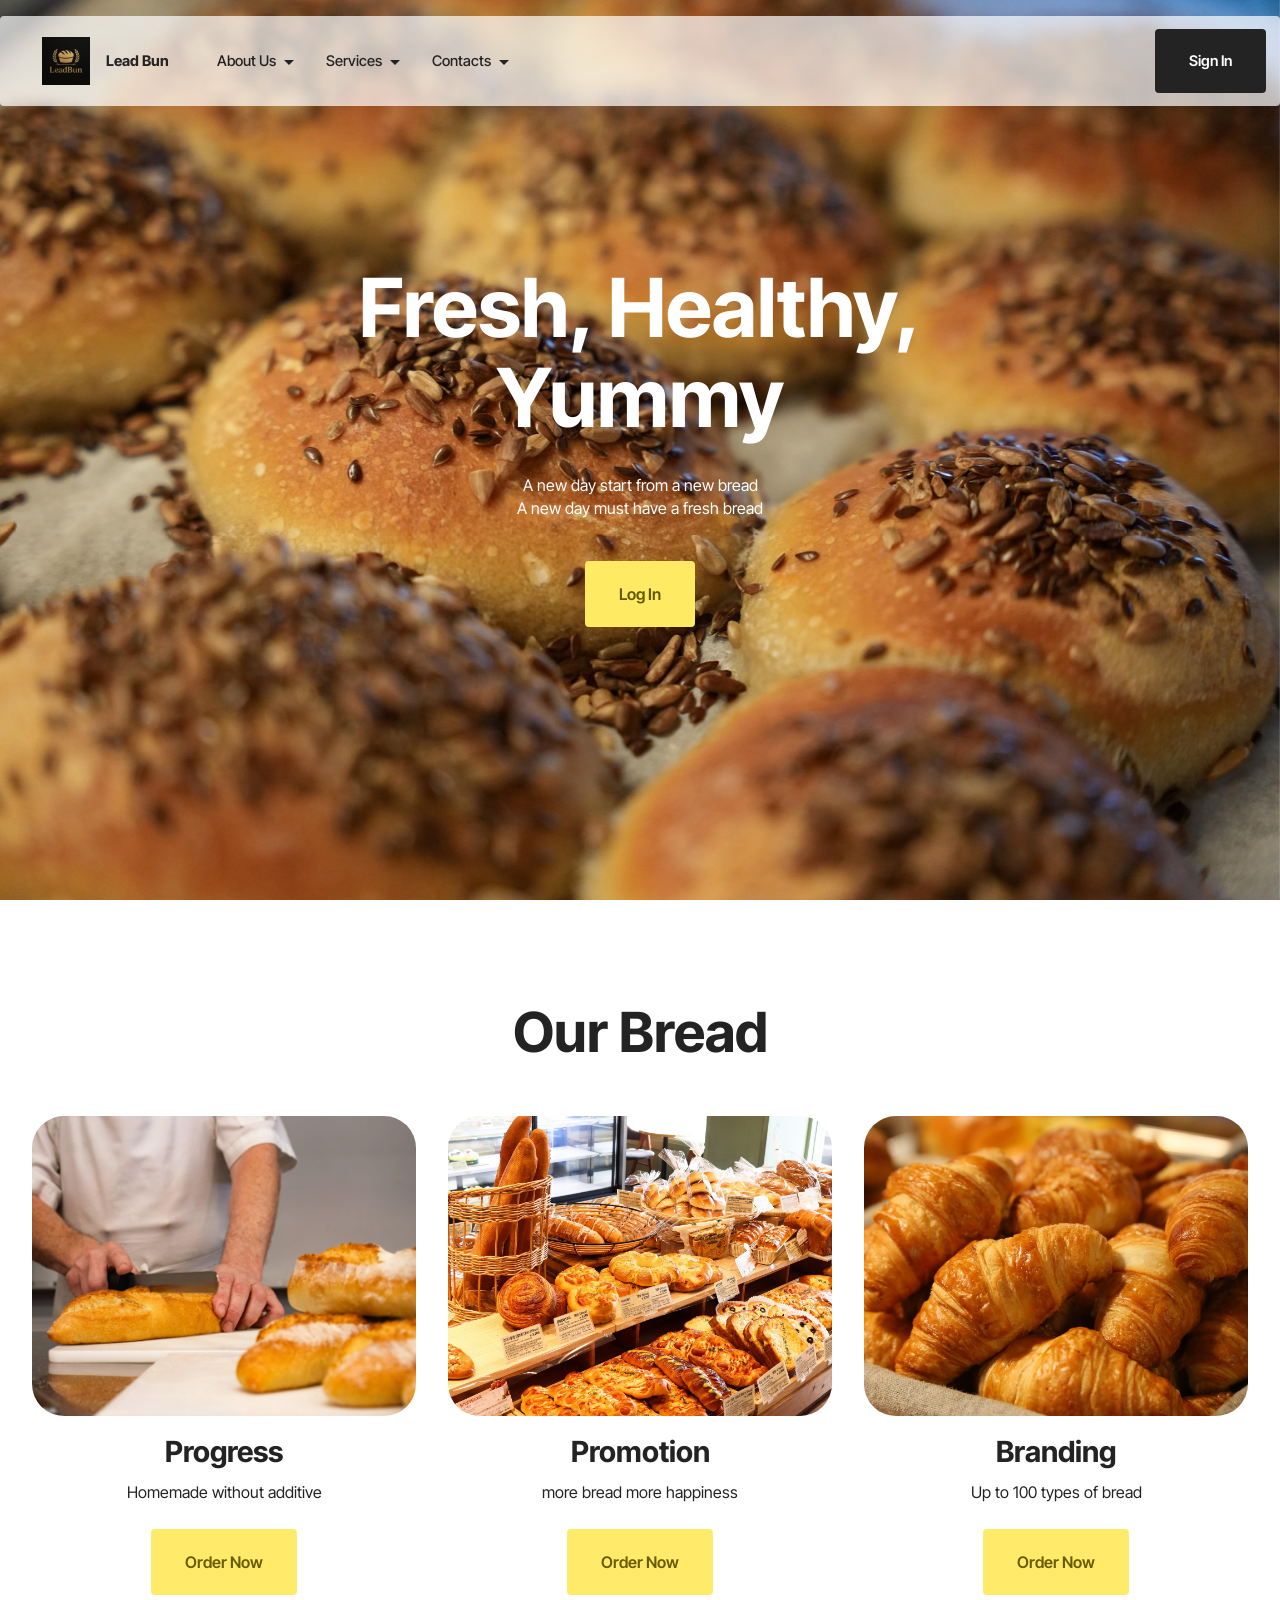
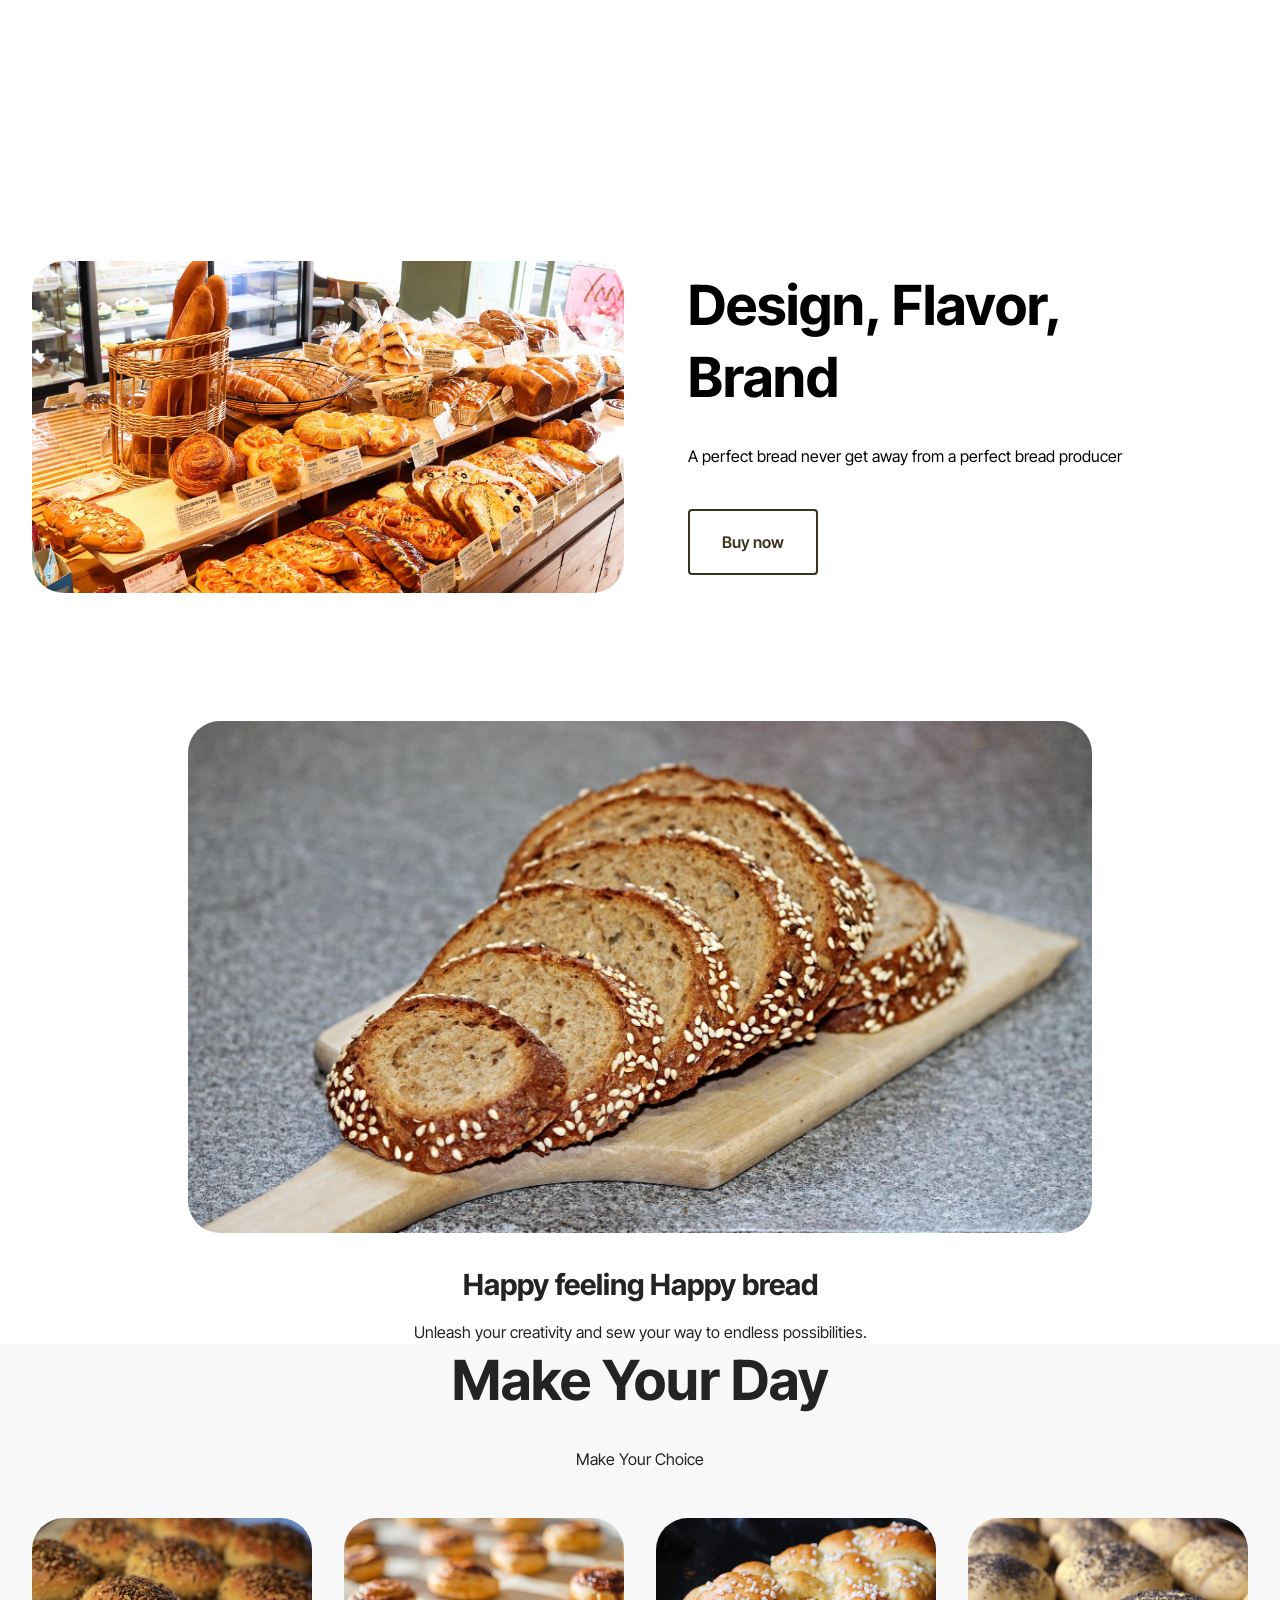
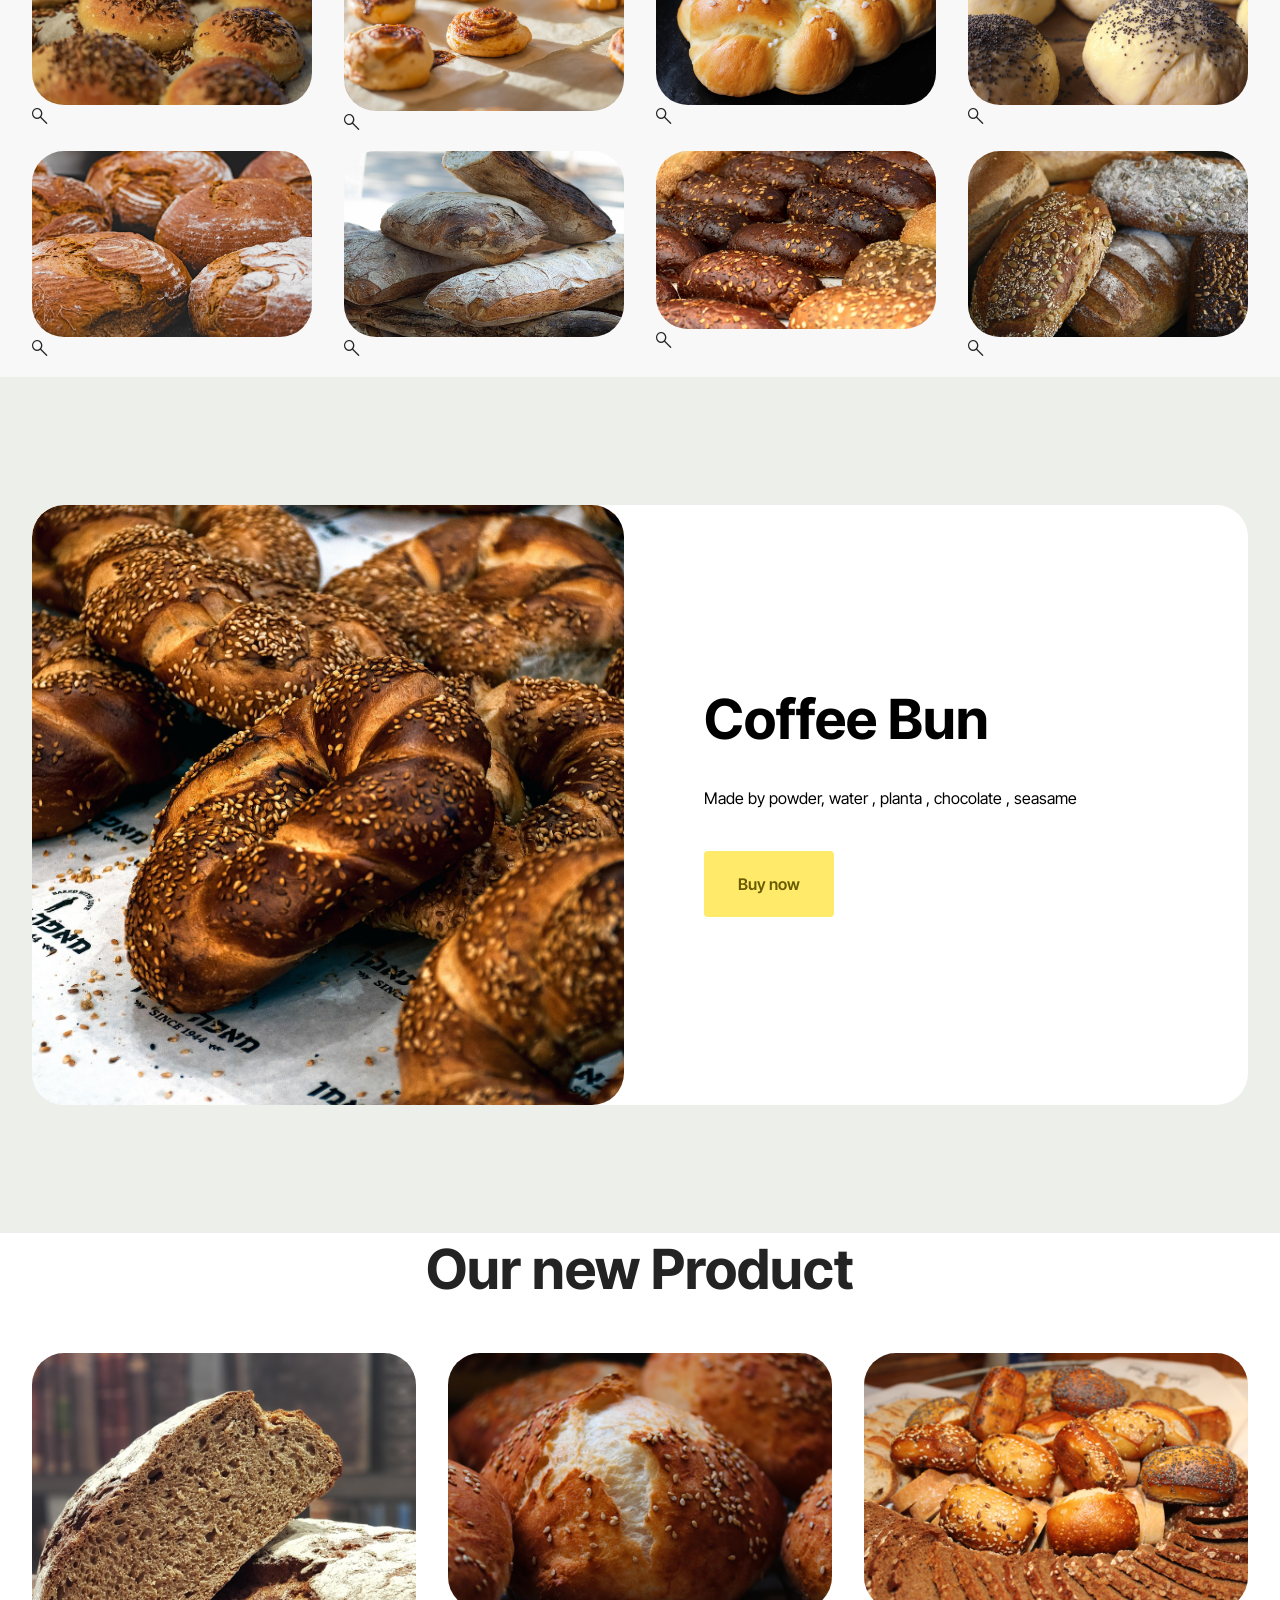
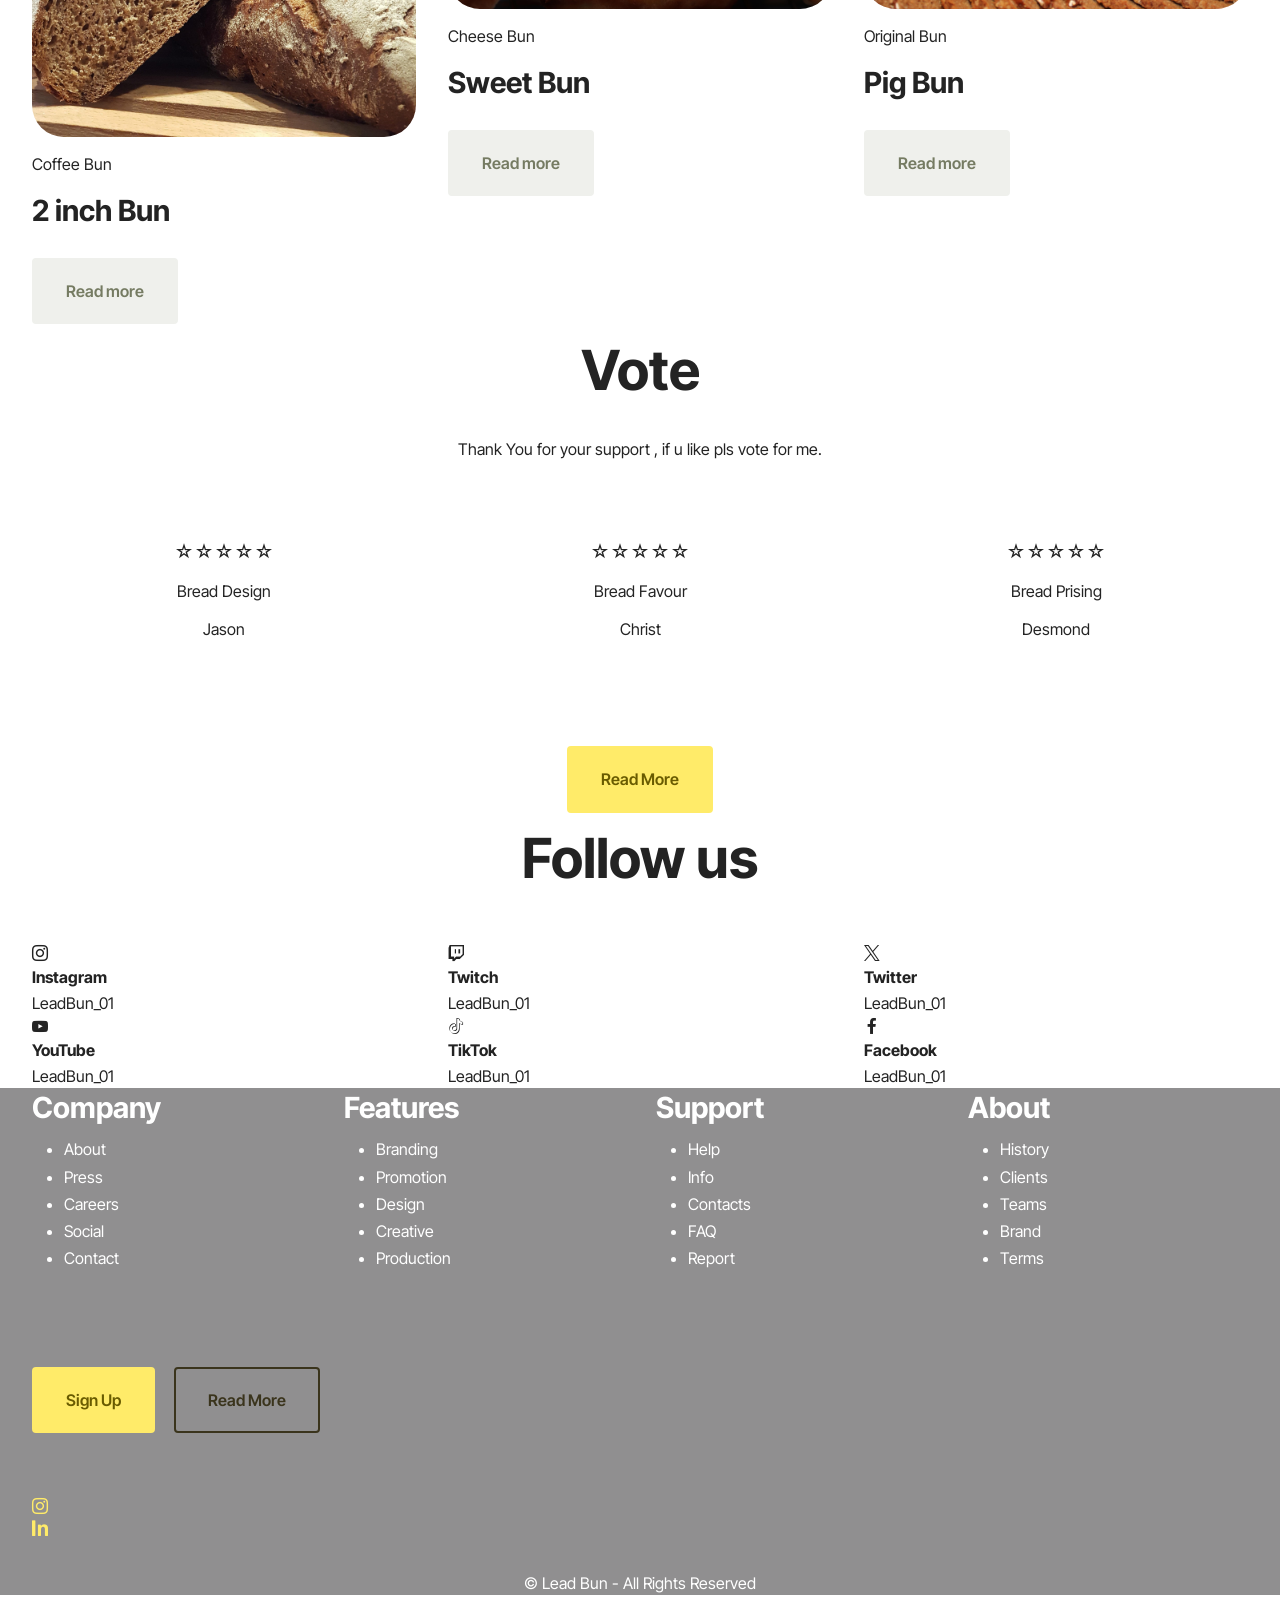
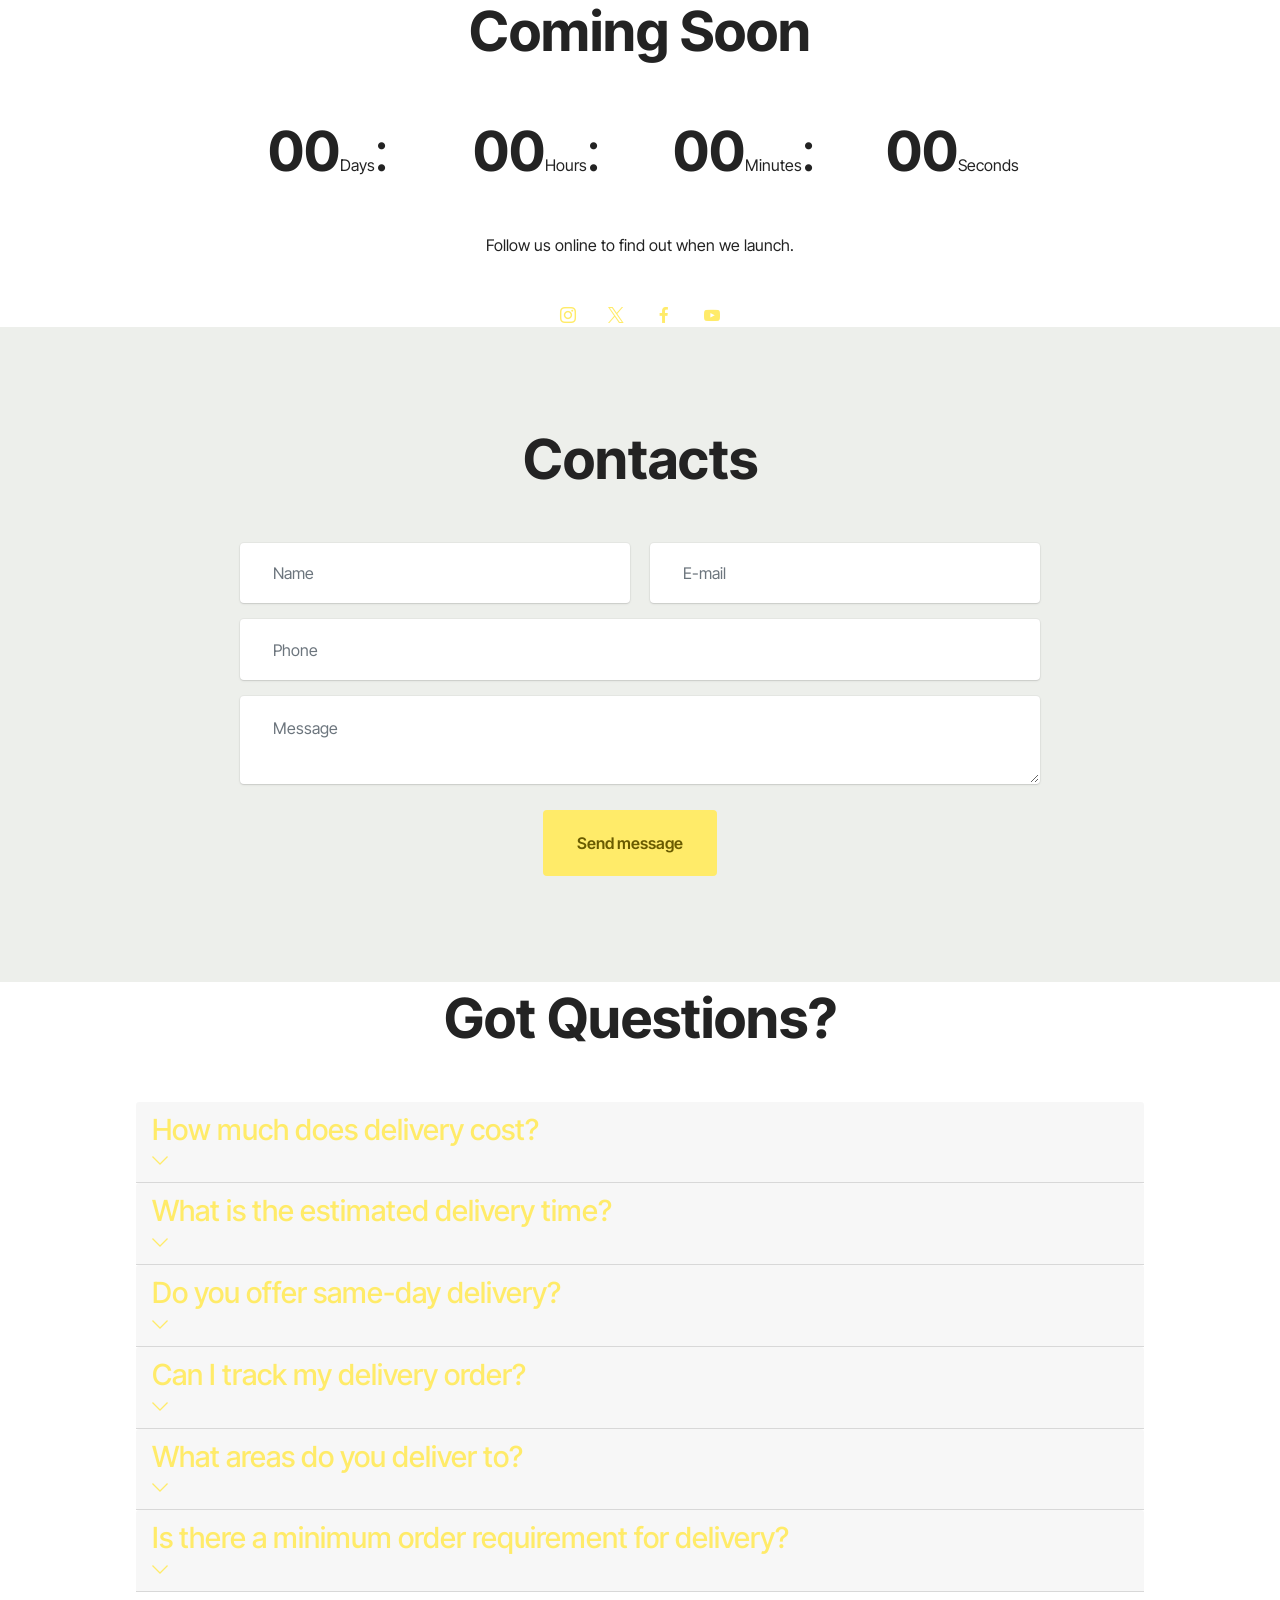
<file: index.html>
<!DOCTYPE html>
<html  >
<head>
  <!-- Site made with Mobirise Website Builder v6.1.4, https://mobirise.com -->
  <meta charset="UTF-8">
  <meta http-equiv="X-UA-Compatible" content="IE=edge">
  <meta name="generator" content="Mobirise v6.1.4, mobirise.com">
  <meta name="viewport" content="width=device-width, initial-scale=1, minimum-scale=1">
  <link rel="shortcut icon" href="assets/images/9b58b9ac-4dff-45e2-8f97-2c76e20f9015.png" type="image/x-icon">
  <meta name="description" content="Crafted with warmth & elegance ，
Softness can be sophisticated">
  
  
  <title>Lead Bun</title>
  <link rel="stylesheet" href="assets/web/assets/mobirise-icons2/mobirise2.css">
  <link rel="stylesheet" href="assets/bootstrap/css/bootstrap.min.css">
  <link rel="stylesheet" href="assets/parallax/jarallax.css">
  <link rel="stylesheet" href="assets/animatecss/animate.css">
  <link rel="stylesheet" href="assets/dropdown/css/style.css">
  <link rel="stylesheet" href="assets/socicon/css/styles.css">
  <link rel="stylesheet" href="assets/theme/css/style.css">
  <link rel="preload" href="https://fonts.googleapis.com/css2?family=Inter+Tight:wght@400;700&display=swap&display=swap" as="style" onload="this.onload=null;this.rel='stylesheet'">
  <noscript><link rel="stylesheet" href="https://fonts.googleapis.com/css2?family=Inter+Tight:wght@400;700&display=swap&display=swap"></noscript>
  <link rel="preload" as="style" href="assets/mobirise/css/mbr-additional.css?v=iYNimZ"><link rel="stylesheet" href="assets/mobirise/css/mbr-additional.css?v=iYNimZ" type="text/css">

  
  
  
</head>
<body>
  
  <section data-bs-version="5.1" class="menu menu2 cid-uYOmBdxJes" once="menu" id="menu02-0">
	

	<nav class="navbar navbar-dropdown navbar-fixed-top navbar-expand-lg">
		<div class="container">
			<div class="navbar-brand">
				<span class="navbar-logo">
					<a href="https://mobiri.se">
						<img src="assets/images/9b58b9ac-4dff-45e2-8f97-2c76e20f9015.png" alt="Mobirise Website Builder" style="height: 3rem;">
					</a>
				</span>
				<span class="navbar-caption-wrap"><a class="navbar-caption text-black display-4" href="https://mobiri.se">Lead Bun</a></span>
			</div>
			<button class="navbar-toggler" type="button" data-toggle="collapse" data-bs-toggle="collapse" data-target="#navbarSupportedContent" data-bs-target="#navbarSupportedContent" aria-controls="navbarNavAltMarkup" aria-expanded="false" aria-label="Toggle navigation">
				<div class="hamburger">
					<span></span>
					<span></span>
					<span></span>
					<span></span>
				</div>
			</button>
			<div class="collapse navbar-collapse" id="navbarSupportedContent">
				<ul class="navbar-nav nav-dropdown" data-app-modern-menu="true"><li class="nav-item dropdown">
						<a class="nav-link link text-black dropdown-toggle display-4" href="https://mobiri.se" data-toggle="dropdown-submenu" data-bs-toggle="dropdown" data-bs-auto-close="outside" aria-expanded="false">About Us</a><div class="dropdown-menu" aria-labelledby="dropdown-971"><a class="text-black dropdown-item display-4" href="https://mobiri.se">Team</a></div>
					</li>
					<li class="nav-item dropdown">
						<a class="nav-link link text-black dropdown-toggle display-4" href="https://mobiri.se" aria-expanded="false" data-toggle="dropdown-submenu" data-bs-toggle="dropdown" data-bs-auto-close="outside">Services</a><div class="dropdown-menu" aria-labelledby="dropdown-791"><a class="text-black dropdown-item display-4" href="https://mobiri.se">Home Service pakage</a></div>
					</li>
					<li class="nav-item dropdown">
						<a class="nav-link link text-black dropdown-toggle display-4" href="https://mobiri.se" data-toggle="dropdown-submenu" data-bs-toggle="dropdown" data-bs-auto-close="outside" aria-expanded="false">Contacts</a><div class="dropdown-menu" aria-labelledby="dropdown-115"><a class="text-black dropdown-item display-4" href="https://mobiri.se">012-345 6789</a></div>
					</li></ul>
				
				<div class="navbar-buttons mbr-section-btn"><a class="btn btn-black display-4" href="https://mobiri.se">Sign In</a></div>
			</div>
		</div>
	</nav>
</section>

<section data-bs-version="5.1" class="header09 startm5 cid-uYOmBL2oLV mbr-fullscreen mbr-parallax-background" id="header09-1">	
    
	
	
	<div class="container-fluid">
		<div class="row">
			<div class="content-wrap col-12 col-md-8">
				<h1 class="mbr-section-title mbr-fonts-style mbr-white mb-4 display-1">
					<strong>Fresh, Healthy, Yummy</strong><strong><br></strong></h1>
				
				<p class="mbr-fonts-style mbr-text mbr-white mb-4 display-7">
					A new day start from a new bread<br>A new day must have a fresh bread<br></p>
				<div class="mbr-section-btn"><a class="btn btn-danger display-7" href="https://mobiri.se">Log In</a></div>
			</div>
		</div>
	</div>
</section>

<section data-bs-version="5.1" class="features03 cid-uYOmGfGG3L" id="features03-2">
	
	
	<div class="container">
		<div class="row justify-content-center mb-5">
			<div class="col-12 content-head">
				<div class="mbr-section-head">
					<h4 class="mbr-section-title mbr-fonts-style align-center mb-0 display-2">
						<strong>Our Bread</strong></h4>
					
				</div>
			</div>
		</div>
		<div class="row">
			<div class="item features-image col-12 col-md-6 col-lg-4 active">
				<div class="item-wrapper">
					<div class="item-img mb-3">
						<img src="assets/images/mbr-3.jpg" alt="Mobirise Website Builder" title="">
					</div>
					<div class="item-content align-left">
						<h5 class="item-title mbr-fonts-style mt-0 mb-2 display-5">
							<strong>Progress</strong></h5>
						<p class="mbr-text mbr-fonts-style mb-3 display-7">Homemade without additive<br></p>
						<div class="mbr-section-btn item-footer"><a href="" class="btn item-btn btn-primary display-7">Order Now</a></div>
					</div>
				</div>
			</div>
			<div class="item features-image col-12 col-md-6 col-lg-4">
				<div class="item-wrapper">
					<div class="item-img mb-3">
						<img src="assets/images/mbr-4.jpg" alt="Mobirise Website Builder" title="" data-slide-to="1" data-bs-slide-to="1">
					</div>
					<div class="item-content align-left">
						<h5 class="item-title mbr-fonts-style mb-2 mt-0 display-5">
							<strong>Promotion</strong>
						</h5>
						<p class="mbr-text mbr-fonts-style mb-3 display-7">
						more bread more happiness<br>
						</p>
						<div class="mbr-section-btn item-footer"><a href="" class="btn item-btn btn-primary display-7">Order Now</a></div>
					</div>
				</div>
			</div>
			<div class="item features-image col-12 col-md-6 col-lg-4">
				<div class="item-wrapper">
					<div class="item-img mb-3">
						<img src="assets/images/mbr-5.jpg" alt="Mobirise Website Builder" title="" data-slide-to="2" data-bs-slide-to="2">
					</div>
					<div class="item-content align-left">
						<h5 class="item-title mbr-fonts-style mb-2 mt-0 display-5">
						    <strong>Branding</strong>
						</h5>
						<p class="mbr-text mbr-fonts-style mb-3 display-7">
						Up to 100 types of bread<br>
						</p>
						<div class="mbr-section-btn item-footer"><a href="" class="btn item-btn btn-primary display-7">Order Now</a></div>
					</div>
				</div>
			</div>
		</div>
	</div>
</section>

<section data-bs-version="5.1" class="start article2 cid-uYOmJ5UANx" id="article02-3">
	

	
	

	<div class="container">
		<div class="row justify-content-center">
			<div class="col-12 col-md-12 col-lg-6 image-wrapper">
				<img class="w-100" src="assets/images/mbr-4.jpg" alt="Mobirise Website Builder">
			</div>
			<div class="col-12 col-md-12 col-lg">
				<div class="text-wrapper align-left">
					<h1 class="mbr-section-title mbr-fonts-style mb-4 display-2">
						<strong>Design, Flavor, Brand</strong></h1>
					<p class="mbr-text align-left mbr-fonts-style mb-4 display-7">
					A perfect bread never get away from a perfect bread producer</p>
					<div class="mbr-section-btn align-left mt-3"><a class="btn btn-success-outline display-7" href="https://mobiri.se">Buy now</a></div>
				</div>
			</div>
		</div>
	</div>
</section>

<section data-bs-version="5.1" class="image01 cid-uYOmM5bp33 mbr-parallax-background" id="image01-4">
  

  
  <div class="mbr-overlay" style="opacity: 0.7; background-color: rgb(255, 255, 255);"></div>

  <div class="container">
    <div class="row justify-content-center">
      <div class="col-12 col-lg-9">
        <div class="image-wrapper mb-4">
          <img class="w-100" src="assets/images/mbr-6.jpg" alt="Mobirise Website Builder">
        </div>
        <h4 class="mbr-description mbr-fonts-style mb-3 align-center display-5">
          <strong>Happy feeling Happy bread</strong></h4>
        <p class="mbr-description mbr-fonts-style mb-0 align-center display-7">
          Unleash your creativity and sew your way to endless possibilities.
        </p>
      </div>
    </div>
  </div>
</section>

<section data-bs-version="5.1" class="gallery1 mbr-gallery cid-uYOmNvz5L3 mbr-parallax-background" id="gallery01-5">
    
    <div class="mbr-overlay" style="opacity: 0.8; background-color: rgb(247, 247, 247);">
    </div>

    <div class="container-fluid">
        <div class="row justify-content-center">
            <div class="col-12 content-head">
                <div class="mb-5">
                    <h3 class="mbr-section-title mbr-fonts-style align-center m-0 display-2"><strong>Make Your Day</strong></h3>
                    <h4 class="mbr-section-subtitle mbr-fonts-style align-center mb-0 mt-4 display-7">Make Your Choice</h4>
                </div>
            </div>
        </div>
        
        <div class="row mbr-gallery">
            <div class="col-12 col-md-6 col-lg-3 item gallery-image">
                <div class="item-wrapper mb-3" data-toggle="modal" data-bs-toggle="modal" data-target="#uZ01FMHxnh-modal" data-bs-target="#uZ01FMHxnh-modal">
                    <img class="w-100" src="assets/images/mbr-2.jpg" alt="Mobirise Website Builder" data-slide-to="0" data-bs-slide-to="0" data-target="#lb-uZ01FMHxnh" data-bs-target="#lb-uZ01FMHxnh">
                    <div class="icon-wrapper">
                        <span class="mobi-mbri mobi-mbri-search mbr-iconfont mbr-iconfont-btn"></span>
                    </div>
                </div>
                
            </div>
            <div class="col-12 col-md-6 col-lg-3 item gallery-image">
                <div class="item-wrapper mb-3" data-toggle="modal" data-bs-toggle="modal" data-target="#uZ01FMHxnh-modal" data-bs-target="#uZ01FMHxnh-modal">
                    <img class="w-100" src="assets/images/mbr-7.jpg" alt="Mobirise Website Builder" data-slide-to="1" data-bs-slide-to="1" data-target="#lb-uZ01FMHxnh" data-bs-target="#lb-uZ01FMHxnh">
                    <div class="icon-wrapper">
                        <span class="mobi-mbri mobi-mbri-search mbr-iconfont mbr-iconfont-btn"></span>
                    </div>
                </div>
                
            </div>
            <div class="col-12 col-md-6 col-lg-3 item gallery-image">
                <div class="item-wrapper mb-3" data-toggle="modal" data-bs-toggle="modal" data-target="#uZ01FMHxnh-modal" data-bs-target="#uZ01FMHxnh-modal">
                    <img class="w-100" src="assets/images/mbr-8.jpg" alt="Mobirise Website Builder" data-slide-to="2" data-bs-slide-to="2" data-target="#lb-uZ01FMHxnh" data-bs-target="#lb-uZ01FMHxnh">
                    <div class="icon-wrapper">
                        <span class="mobi-mbri mobi-mbri-search mbr-iconfont mbr-iconfont-btn"></span>
                    </div>
                </div>
                
            </div>
            <div class="col-12 col-md-6 col-lg-3 item gallery-image">
                <div class="item-wrapper mb-3" data-toggle="modal" data-bs-toggle="modal" data-target="#uZ01FMHxnh-modal" data-bs-target="#uZ01FMHxnh-modal">
                    <img class="w-100" src="assets/images/mbr-9.jpg" alt="Mobirise Website Builder" data-slide-to="3" data-bs-slide-to="3" data-target="#lb-uZ01FMHxnh" data-bs-target="#lb-uZ01FMHxnh">
                    <div class="icon-wrapper">
                        <span class="mobi-mbri mobi-mbri-search mbr-iconfont mbr-iconfont-btn"></span>
                    </div>
                </div>
                
            </div>
            <div class="col-12 col-md-6 col-lg-3 item gallery-image">
                <div class="item-wrapper mb-3" data-toggle="modal" data-bs-toggle="modal" data-target="#uZ01FMHxnh-modal" data-bs-target="#uZ01FMHxnh-modal">
                    <img class="w-100" src="assets/images/mbr-10.jpg" alt="Mobirise Website Builder" data-slide-to="4" data-bs-slide-to="4" data-target="#lb-uZ01FMHxnh" data-bs-target="#lb-uZ01FMHxnh">
                    <div class="icon-wrapper">
                        <span class="mobi-mbri mobi-mbri-search mbr-iconfont mbr-iconfont-btn"></span>
                    </div>
                </div>
                
            </div>
            <div class="col-12 col-md-6 col-lg-3 item gallery-image">
                <div class="item-wrapper mb-3" data-toggle="modal" data-bs-toggle="modal" data-target="#uZ01FMHxnh-modal" data-bs-target="#uZ01FMHxnh-modal">
                    <img class="w-100" src="assets/images/mbr-11.jpg" alt="Mobirise Website Builder" data-slide-to="5" data-bs-slide-to="5" data-target="#lb-uZ01FMHxnh" data-bs-target="#lb-uZ01FMHxnh">
                    <div class="icon-wrapper">
                        <span class="mobi-mbri mobi-mbri-search mbr-iconfont mbr-iconfont-btn"></span>
                    </div>
                </div>
                
            </div>
            <div class="col-12 col-md-6 col-lg-3 item gallery-image">
                <div class="item-wrapper mb-3" data-toggle="modal" data-bs-toggle="modal" data-target="#uZ01FMHxnh-modal" data-bs-target="#uZ01FMHxnh-modal">
                    <img class="w-100" src="assets/images/mbr-12.jpg" alt="Mobirise Website Builder" data-slide-to="6" data-bs-slide-to="6" data-target="#lb-uZ01FMHxnh" data-bs-target="#lb-uZ01FMHxnh">
                    <div class="icon-wrapper">
                        <span class="mobi-mbri mobi-mbri-search mbr-iconfont mbr-iconfont-btn"></span>
                    </div>
                </div>
                
            </div>
            <div class="col-12 col-md-6 col-lg-3 item gallery-image">
                <div class="item-wrapper mb-3" data-toggle="modal" data-bs-toggle="modal" data-target="#uZ01FMHxnh-modal" data-bs-target="#uZ01FMHxnh-modal">
                    <img class="w-100" src="assets/images/mbr-14.jpg" alt="Mobirise Website Builder" data-slide-to="7" data-bs-slide-to="7" data-target="#lb-uZ01FMHxnh" data-bs-target="#lb-uZ01FMHxnh">
                    <div class="icon-wrapper">
                        <span class="mobi-mbri mobi-mbri-search mbr-iconfont mbr-iconfont-btn"></span>
                    </div>
                </div>
                
            </div>
        </div>

        <div class="modal mbr-slider" tabindex="-1" role="dialog" aria-hidden="true" id="uZ01FMHxnh-modal">
            <div class="modal-dialog" role="document">
                <div class="modal-content">
                    <div class="modal-body">
                        <div class="carousel slide" data-pause="false" data-bs-pause="false" id="lb-uZ01FMHxnh" data-interval="5000" data-bs-interval="5000">
                            <div class="carousel-inner">
                                <div class="carousel-item active">
                                    <img class="d-block w-100" src="assets/images/mbr-2.jpg" alt="Mobirise Website Builder">
                                </div>
                                <div class="carousel-item">
                                    <img class="d-block w-100" src="assets/images/mbr-7.jpg" alt="Mobirise Website Builder">
                                </div>
                                <div class="carousel-item">
                                    <img class="d-block w-100" src="assets/images/mbr-8.jpg" alt="Mobirise Website Builder">
                                </div>
                                <div class="carousel-item">
                                    <img class="d-block w-100" src="assets/images/mbr-9.jpg" alt="Mobirise Website Builder">
                                </div>
                                <div class="carousel-item">
                                    <img class="d-block w-100" src="assets/images/mbr-10.jpg" alt="Mobirise Website Builder">
                                </div>
                                <div class="carousel-item">
                                    <img class="d-block w-100" src="assets/images/mbr-11.jpg" alt="Mobirise Website Builder">
                                </div>
                                <div class="carousel-item">
                                    <img class="d-block w-100" src="assets/images/mbr-12.jpg" alt="Mobirise Website Builder">
                                </div>
                                <div class="carousel-item">
                                    <img class="d-block w-100" src="assets/images/mbr-14.jpg" alt="Mobirise Website Builder">
                                </div>
                            </div>
                            <ol class="carousel-indicators">
                                <li data-slide-to="0" data-bs-slide-to="0" class="active" data-target="#lb-uZ01FMHxnh" data-bs-target="#lb-uZ01FMHxnh"></li>
                                <li data-slide-to="1" data-bs-slide-to="1" data-target="#lb-uZ01FMHxnh" data-bs-target="#lb-uZ01FMHxnh"></li>
                                <li data-slide-to="2" data-bs-slide-to="2" data-target="#lb-uZ01FMHxnh" data-bs-target="#lb-uZ01FMHxnh"></li>
                                <li data-slide-to="3" data-bs-slide-to="3" data-target="#lb-uZ01FMHxnh" data-bs-target="#lb-uZ01FMHxnh"></li>
                                <li data-slide-to="4" data-bs-slide-to="4" data-target="#lb-uZ01FMHxnh" data-bs-target="#lb-uZ01FMHxnh"></li>
                                <li data-slide-to="5" data-bs-slide-to="5" data-target="#lb-uZ01FMHxnh" data-bs-target="#lb-uZ01FMHxnh"></li>
                                <li data-slide-to="6" data-bs-slide-to="6" data-target="#lb-uZ01FMHxnh" data-bs-target="#lb-uZ01FMHxnh"></li>
                                <li data-slide-to="7" data-bs-slide-to="7" data-target="#lb-uZ01FMHxnh" data-bs-target="#lb-uZ01FMHxnh"></li>
                            </ol>
                            <a role="button" href="" class="close" data-dismiss="modal" data-bs-dismiss="modal" aria-label="Close">
                            </a>
                            <a class="carousel-control-prev carousel-control" role="button" data-slide="prev" data-bs-slide="prev" href="#lb-uZ01FMHxnh">
                                <span class="mobi-mbri mobi-mbri-arrow-prev" aria-hidden="true"></span>
                                <span class="sr-only visually-hidden">Previous</span>
                            </a>
                            <a class="carousel-control-next carousel-control" role="button" data-slide="next" data-bs-slide="next" href="#lb-uZ01FMHxnh">
                                <span class="mobi-mbri mobi-mbri-arrow-next" aria-hidden="true"></span>
                                <span class="sr-only visually-hidden">Next</span>
                            </a>
                        </div>
                    </div>
                </div>
            </div>
        </div>
    </div>
</section>

<section data-bs-version="5.1" class="features024 cid-uYOmYcp5KM" id="features024-c">
  

  
  

  <div class="container">
    <div class="row justify-content-center align-items-center">
      <div class="col-12">
        <div class="card-wrapper">
          <div class="row">
            <div class="col-12 col-md-12 col-lg-6 image-wrapper">
              <img class="w-100" src="assets/images/mbr-15.jpg" alt="Mobirise Website Builder">
            </div>
            <div class="col-12 col-lg col-md-12">
              <div class="text-wrapper align-left">
                <h5 class="mbr-section-title mbr-fonts-style mb-4 display-2"><strong>Coffee Bun</strong></h5>
                
                <p class="mbr-text mbr-fonts-style mb-4 display-7">Made by powder, water , planta , chocolate , seasame</p>
                <div class="mbr-section-btn mt-3">
                  <a class="btn btn-lg btn-primary display-7" href="https://mobiri.se">Buy now</a>
                </div>
              </div>
            </div>
          </div>
        </div>
      </div>
    </div>
  </div>
</section>

<section data-bs-version="5.1" class="news08 cid-uYOmZvaL2N" id="news08-d">
  
  
  <div class="container">
    <div class="row justify-content-center mb-5">
      <div class="col-12 content-head">
        <div class="mbr-section-head">
          <h4 class="mbr-section-title mbr-fonts-style align-center mb-0 display-2">
            <strong>Our new Product</strong></h4>
          
        </div>
      </div>
    </div>
    <div class="row">
      <div class="item features-image col-12 col-md-6 col-lg-4 active">
        <div class="item-wrapper">
          <div class="item-img mb-3">
            <img src="assets/images/mbr-16.jpg" alt="Mobirise Website Builder" title="">
          </div>
          <div class="item-content align-left">
            <h5 class="item-title mbr-fonts-style mt-0 mb-3 display-7">
              Coffee Bun</h5>
            <h6 class="item-subtitle mbr-fonts-style mb-3 display-5">
              <strong>2 inch Bun</strong></h6>
            
            <div class="mbr-section-btn item-footer"><a href="" class="btn item-btn btn-white display-7">Read more</a></div>
          </div>
        </div>
      </div>
      <div class="item features-image col-12 col-md-6 col-lg-4">
        <div class="item-wrapper">
          <div class="item-img mb-3">
            <img src="assets/images/mbr-17.jpg" alt="Mobirise Website Builder" title="" data-slide-to="1" data-bs-slide-to="1">
          </div>
          <div class="item-content align-left">
            <h5 class="item-title mbr-fonts-style mb-3 mt-0 display-7">
              Cheese Bun</h5>
            <h6 class="item-subtitle mbr-fonts-style mb-3 display-5">
              <strong>Sweet Bun</strong></h6>
            
            <div class="mbr-section-btn item-footer"><a href="" class="btn item-btn btn-white display-7">Read more</a></div>
          </div>
        </div>
      </div>
      <div class="item features-image col-12 col-md-6 col-lg-4">
        <div class="item-wrapper">
          <div class="item-img mb-3">
            <img src="assets/images/mbr-18.jpg" alt="Mobirise Website Builder" title="" data-slide-to="2" data-bs-slide-to="2">
          </div>
          <div class="item-content align-left">
            <h5 class="item-title mbr-fonts-style mb-3 mt-0 display-7">Original Bun</h5>
            <h6 class="item-subtitle mbr-fonts-style mt-0 mb-3 display-5"><strong>Pig&nbsp;</strong><strong>Bun</strong></h6>
            
            <div class="mbr-section-btn item-footer"><a href="" class="btn item-btn btn-white display-7">Read more</a></div>
          </div>
        </div>
      </div>

    </div>
  </div>
</section>

<section data-bs-version="5.1" class="people02 cid-uYOmPaR0EJ" id="people02-6">
	

	
	
	<div class="container">
		<div class="row mb-5 justify-content-center">
			<div class="col-12 content-head">
				<h3 class="mbr-section-title mbr-fonts-style align-center mb-4 display-2"><strong>Vote</strong></h3>
				<h5 class="mbr-section-subtitle mbr-fonts-style align-center mb-4 display-7">
					Thank You for your support , if u like pls vote for me.</h5>
			</div>
		</div>
		<div class="row">
				<div class="item features-without-image col-12 col-md-6 col-lg-4 mb-5">
					<div class="item-wrapper">
						<div class="card-box align-center">
							<div class="iconfont-wrapper mb-3">
								<span class="mbr-iconfont mobi-mbri-star mobi-mbri"></span>
								<span class="mbr-iconfont mobi-mbri-star mobi-mbri"></span>
								<span class="mbr-iconfont mobi-mbri-star mobi-mbri"></span>
								<span class="mbr-iconfont mobi-mbri-star mobi-mbri"></span>
								<span class="mbr-iconfont mobi-mbri-star mobi-mbri"></span>
							</div>
							<h5 class="card-title mbr-fonts-style mb-3 display-7">Bread Design</h5>
							<p class="card-text mbr-fonts-style mb-0 display-7">
								Jason</p>
						</div>
					</div>
				</div>
				<div class="item features-without-image col-12 col-md-6 col-lg-4 mb-5">
					<div class="item-wrapper">
						<div class="card-box align-center">
							<div class="iconfont-wrapper mb-3">
								<span class="mbr-iconfont mobi-mbri-star mobi-mbri"></span>
								<span class="mbr-iconfont mobi-mbri-star mobi-mbri"></span>
								<span class="mbr-iconfont mobi-mbri-star mobi-mbri"></span>
								<span class="mbr-iconfont mobi-mbri-star mobi-mbri"></span>
								<span class="mbr-iconfont mobi-mbri-star mobi-mbri"></span>
							</div>
							<h5 class="card-title mbr-fonts-style mb-3 display-7">
								Bread Favour</h5>
							<p class="card-text mbr-fonts-style mb-0 display-7">
								Christ</p>
						</div>
					</div>
				</div>
				<div class="item features-without-image col-12 col-md-6 col-lg-4 mb-5">
					<div class="item-wrapper">
						<div class="card-box align-center">
							<div class="iconfont-wrapper mb-3">
								<span class="mbr-iconfont mobi-mbri-star mobi-mbri"></span>
								<span class="mbr-iconfont mobi-mbri-star mobi-mbri"></span>
								<span class="mbr-iconfont mobi-mbri-star mobi-mbri"></span>
								<span class="mbr-iconfont mobi-mbri-star mobi-mbri"></span>
								<span class="mbr-iconfont mobi-mbri-star mobi-mbri"></span>
							</div>
							<h5 class="card-title mbr-fonts-style mb-3 display-7">
								Bread Prising</h5>
							<p class="card-text mbr-fonts-style mb-0 display-7">Desmond</p>
						</div>
					</div>
				</div>
			</div>
		<div class="row mt-0 mt-md-5">
			<div class="col-12 align-center">
				<div class="mbr-section-btn">
					<a class="btn btn-primary display-7" href="https://mobiri.se">Read More</a>
				</div>
			</div>
		</div>
	</div>
</section>

<section data-bs-version="5.1" class="social02 cid-uYOmQz3axF" id="social02-7">
	

	
	<div class="mbr-overlay" style="opacity: 0.5; background-color: rgb(255, 255, 255);"></div>
	<div class="container">
		<div class="row justify-content-center">
			<div class="col-12 content-head">
				<div class="mb-5">
					<h5 class="mbr-section-title mbr-fonts-style align-center mb-0 display-2">
						<strong>Follow us</strong>
					</h5>
					
				</div>
			</div>
		</div>
		<div class="row">
			<div class="item features-without-image col-12 col-md-6 col-lg-4">
				<div class="item-wrapper">
					<span class="mbr-iconfont m-auto socicon-instagram socicon"></span>
					<div class="card-box">
						<h4 class="card-title mbr-fonts-style mb-1 display-7">
							<strong>Instagram</strong>
						</h4>
						<h5 class="card-text mbr-fonts-style display-7">
							LeadBun_01</h5>
					</div>
				</div>
			</div>
			<div class="item features-without-image col-12 col-md-6 col-lg-4">
				<div class="item-wrapper">
					<span class="mbr-iconfont m-auto socicon-twitch socicon"></span>
					<div class="card-box">
						<h4 class="card-title mbr-fonts-style mb-1 display-7">
							<strong>Twitch</strong>
						</h4>
						<h5 class="card-text mbr-fonts-style display-7">
							LeadBun_01
						</h5>
					</div>
				</div>
			</div>
			<div class="item features-without-image col-12 col-md-6 col-lg-4">
				<div class="item-wrapper">
					<span class="mbr-iconfont m-auto socicon-twitter socicon"></span>
					<div class="card-box">
						<h4 class="card-title mbr-fonts-style mb-1 display-7">
							<strong>Twitter</strong>
						</h4>
						<h5 class="card-text mbr-fonts-style display-7">
							LeadBun_01
						</h5>
					</div>
				</div>
			</div>
			<div class="item features-without-image col-12 col-md-6 col-lg-4">
				<div class="item-wrapper">
					<span class="mbr-iconfont m-auto socicon-youtube socicon"></span>
					<div class="card-box">
						<h4 class="card-title mbr-fonts-style mb-1 display-7">
							<strong>YouTube</strong>
						</h4>
						<h5 class="card-text mbr-fonts-style display-7">
							LeadBun_01
						</h5>
					</div>
				</div>
			</div>
			<div class="item features-without-image col-12 col-md-6 col-lg-4">
				<div class="item-wrapper">
					<span class="mbr-iconfont m-auto socicon-tiktok socicon"></span>
					<div class="card-box">
						<h4 class="card-title mbr-fonts-style mb-1 display-7">
							<strong>TikTok</strong></h4>
						<h5 class="card-text mbr-fonts-style display-7">
							LeadBun_01
						</h5>
					</div>
				</div>
			</div>
			<div class="item features-without-image col-12 col-md-6 col-lg-4">
				<div class="item-wrapper">
					<span class="mbr-iconfont m-auto socicon-facebook socicon"></span>
					<div class="card-box">
						<h4 class="card-title mbr-fonts-style mb-1 display-7">
							<strong>Facebook</strong>
						</h4>
						<h5 class="card-text mbr-fonts-style display-7">
							LeadBun_01
						</h5>
					</div>
				</div>
			</div>
		</div>
	</div>
</section>

<section data-bs-version="5.1" class="footer1 cid-uYOmRCsaLk mbr-parallax-background" once="footers" id="footer01-8">
	

	
	<div class="mbr-overlay" style="opacity: 0.6; background-color: rgb(71, 69, 71);"></div>
	<div class="container">
		<div class="row mbr-white">
			<div class="col-12 col-md-6 col-lg-3">
				<h5 class="mbr-section-subtitle mbr-fonts-style mb-2 display-5">
					<strong>Company</strong>
				</h5>
				<ul class="list mbr-fonts-style display-7">
					<li class="mbr-text item-wrap">About</li>
					<li class="mbr-text item-wrap">Press</li>
					<li class="mbr-text item-wrap">Careers</li>
					<li class="mbr-text item-wrap">Social</li>
					<li class="mbr-text item-wrap">Contact</li>
				</ul>
			</div>
			<div class="col-12 col-md-6 col-lg-3">
				<h5 class="mbr-section-subtitle mbr-fonts-style mb-2 display-5">
					<strong>Features</strong>
				</h5>
				<ul class="list mbr-fonts-style display-7">
					<li class="mbr-text item-wrap">Branding</li>
					<li class="mbr-text item-wrap">Promotion</li>
					<li class="mbr-text item-wrap">Design</li>
					<li class="mbr-text item-wrap">Creative</li>
					<li class="mbr-text item-wrap">Production</li>
				</ul>
			</div>
			<div class="col-12 col-md-6 col-lg-3">
				<h5 class="mbr-section-subtitle mbr-fonts-style mb-2 display-5">
					<strong>Support</strong>
				</h5>
				<ul class="list mbr-fonts-style display-7">
					<li class="mbr-text item-wrap">Help</li>
					<li class="mbr-text item-wrap">Info</li>
					<li class="mbr-text item-wrap">Contacts</li>
					<li class="mbr-text item-wrap">FAQ</li>
					<li class="mbr-text item-wrap">Report</li>
				</ul>
			</div>
			<div class="col-12 col-md-6 col-lg-3">
				<h5 class="mbr-section-subtitle mbr-fonts-style mb-2 display-5">
					<strong>About</strong>
				</h5>
				<ul class="list mbr-fonts-style display-7">
					<li class="mbr-text item-wrap">History</li>
					<li class="mbr-text item-wrap">Clients</li>
					<li class="mbr-text item-wrap">Teams</li>
					<li class="mbr-text item-wrap">Brand</li>
					<li class="mbr-text item-wrap">Terms</li>
				</ul>
			</div>
			<div class="col-12 mt-5 footer-col">
				<div class="mbr-section-btn align-left"><a class="btn btn-primary display-7" href="https://mobiri.se">Sign Up</a>
					<a class="btn btn-success-outline display-7" href="https://mobiri.se">Read More</a></div>

				<div class="social-row mt-2 display-7">
					<div class="soc-item">
						<a href="https://mobiri.se/">
							<span class="mbr-iconfont socicon socicon-facebook"></span>
						</a>
					</div>
					<div class="soc-item">
						<a href="https://mobiri.se/">
							<span class="mbr-iconfont socicon socicon-twitter"></span>
						</a>
					</div>
					<div class="soc-item">
						<a href="https://mobiri.se/">
							<span class="mbr-iconfont socicon socicon-instagram"></span>
						</a>
					</div>
					<div class="soc-item">
						<a href="https://mobiri.se/">
							<span class="mbr-iconfont socicon-logmein socicon"></span>
						</a>
					</div>
				</div>
			</div>
			<div class="col-12 mt-4">
				<p class="mbr-text mb-0 mbr-fonts-style copyright align-center display-7">
					© Lead Bun - All Rights Reserved
				</p>
			</div>
		</div>
	</div>
</section>

<section data-bs-version="5.1" class="countdown1 cid-uYOmXfXvkp" id="countdown1-b">
    
    
    
    
    <div class="container">
        <div class="row justify-content-center">
            <div class="col-lg-8">
                <h3 class="mbr-section-title mb-5 align-center mbr-fonts-style display-2">
                    <strong>Coming Soon</strong>
                </h3>
                
                <div class="countdown-cont align-center mb-5 display-2">
                    <div title="Days" class="daysCountdown col-xs-3 col-sm-3 col-md-3 display-4"></div>
                    <div title="Hours" class="hoursCountdown col-xs-3 col-sm-3 col-md-3 display-4"></div>
                    <div title="Minutes" class="minutesCountdown col-xs-3 col-sm-3 col-md-3 display-4"></div>
                    <div title="Seconds" class="secondsCountdown col-xs-3 col-sm-3 col-md-3 display-4"></div>
                    <div class="countdown" data-due-date="2025/01/01"></div>
                </div>
                <p class="mbr-text mb-5 align-center mbr-fonts-style display-7">
                    Follow us online to find out when we launch.
                </p>
                <div class="icons-menu row justify-content-center display-7">
                    
                    
                    
                    
                <div class="soc-item col-auto">
                        <a href="https://instagram.com/mobirise" target="_blank" class="social__link">
                            <span class="mbr-iconfont socicon-instagram socicon"></span>
                        </a>
                    </div><div class="soc-item col-auto">
                        <a href="https://twitter.com/mobirise" target="_blank" class="social__link">
                            <span class="mbr-iconfont socicon-twitter socicon"></span>
                        </a>
                    </div><div class="soc-item col-auto">
                        <a href="https://facebook.com/Mobirise/" target="_blank" class="social__link">
                            <span class="mbr-iconfont socicon socicon-facebook"></span>
                        </a>
                    </div><div class="soc-item col-auto">
                        <a href="https://youtube.com/c/mobirise" target="_blank" class="social__link">
                            <span class="mbr-iconfont socicon socicon-youtube"></span>
                        </a>
                    </div></div>
                
            </div>
        </div>
    </div>
</section>

<section data-bs-version="5.1" class="form5 cid-uYOmTAWABt" id="form02-9">
    
    
    <div class="container">
        <div class="row justify-content-center">
            <div class="col-12 content-head">
                <div class="mbr-section-head mb-5">
                    <h3 class="mbr-section-title mbr-fonts-style align-center mb-0 display-2">
                        <strong>Contacts</strong>
                    </h3>
                    
                </div>
            </div>
        </div>
        <div class="row justify-content-center">
            <div class="col-lg-8 mx-auto mbr-form" data-form-type="formoid">
                <form action="https://mobirise.eu/" method="POST" class="mbr-form form-with-styler" data-form-title="Form Name"><input type="hidden" name="email" data-form-email="true" value="QuHxRyqUAMPxALTKIpzuj+fRONcPGcseP4qidDFBEQhUnRIRnHz4hJ0Kv05PyNKGgUirFnoD8fv3WP2ATPNaNgbnpeK5EGPcu0RByXO37j9Zu75BgQQIlXtHTtz0+fPd">
                    <div class="row">
                        <div hidden="hidden" data-form-alert="" class="alert alert-success col-12">Thanks for filling out the form!</div>
                        <div hidden="hidden" data-form-alert-danger="" class="alert alert-danger col-12">
                            Oops...! some problem!
                        </div>
                    </div>
                    <div class="dragArea row">
                        <div class="col-md col-sm-12 form-group mb-3" data-for="name">
                            <input type="text" name="name" placeholder="Name" data-form-field="name" class="form-control" value="" id="name-form02-9">
                        </div>
                        <div class="col-md col-sm-12 form-group mb-3" data-for="email">
                            <input type="email" name="email" placeholder="E-mail" data-form-field="email" class="form-control" value="" id="email-form02-9">
                        </div>
                        <div class="col-12 form-group mb-3" data-for="phone">
                            <input type="tel" name="phone" placeholder="Phone" data-form-field="phone" class="form-control" value="" id="phone-form02-9">
                        </div>
                        <div class="col-12 form-group mb-3" data-for="textarea">
                            <textarea name="textarea" placeholder="Message" data-form-field="textarea" class="form-control" id="textarea-form02-9"></textarea>
                        </div>
                        <div class="col-lg-12 col-md-12 col-sm-12 align-center mbr-section-btn">
                            <button type="submit" class="btn btn-primary display-7">Send message</button>
                        </div>
                    </div>
                </form>
            </div>
        </div>
    </div>
</section>

<section data-bs-version="5.1" class="list1 cid-uYOmV2JSoB" id="list01-a">	
    
	
	<div class="container">
		<div class="row justify-content-center">
			<div class="col-12 col-md-12 col-lg-10 m-auto">
				<div class="content">
					<div class="row justify-content-center mb-5">
						<div class="col-12 content-head">
							<div class="mbr-section-head">
								<h4 class="mbr-section-title mbr-fonts-style align-center mb-0 display-2">
									<strong>Got Questions?</strong>
								</h4>
								
							</div>
						</div>
					</div>
					<div id="bootstrap-accordion_10" class="panel-group accordionStyles accordion" role="tablist" aria-multiselectable="true">
						<div class="card">
							<div class="card-header" role="tab" id="headingOne">
								<a role="button" class="panel-title collapsed" data-toggle="collapse" data-bs-toggle="collapse" data-core="" href="#collapse1_10" aria-expanded="false" aria-controls="collapse1">
									<h6 class="panel-title-edit mbr-semibold mbr-fonts-style mb-0 display-5">
										How much does delivery cost?
									</h6>
									<span class="sign mbr-iconfont mobi-mbri-arrow-down"></span>
								</a>
							</div>
							<div id="collapse1_10" class="panel-collapse noScroll collapse" role="tabpanel" aria-labelledby="headingOne" data-parent="#accordion" data-bs-parent="#bootstrap-accordion_10">
								<div class="panel-body">
									<p class="mbr-fonts-style panel-text display-7">
										Lorem ipsum dolor sit amet, consectetur adipiscing elit. Fusce vestibulum
										laoreet tincidunt. Proin et sapien scelerisque, ornare lectus eget, iaculis
										lectus. Pellentesque viverra molestie tortor. Nunc sed interdum est, in maximus
										diam. Donec eu tellus dictum, gravida velit et, sagittis arcu. Proin et lectus
										dapibus. Cras fringilla elit velit placerat tortor mollis cursus.
									</p>
								</div>
							</div>
						</div>
						<div class="card">
							<div class="card-header" role="tab" id="headingOne">
								<a role="button" class="panel-title collapsed" data-toggle="collapse" data-bs-toggle="collapse" data-core="" href="#collapse2_10" aria-expanded="false" aria-controls="collapse2">
									<h6 class="panel-title-edit mbr-semibold mbr-fonts-style mb-0 display-5">
										What is the estimated delivery time?
									</h6>
									<span class="sign mbr-iconfont mobi-mbri-arrow-down"></span>
								</a>
							</div>
							<div id="collapse2_10" class="panel-collapse noScroll collapse" role="tabpanel" aria-labelledby="headingOne" data-parent="#accordion" data-bs-parent="#bootstrap-accordion_10">
								<div class="panel-body">
									<p class="mbr-fonts-style panel-text display-7">
										Lorem ipsum dolor sit amet, consectetur adipiscing elit. Fusce vestibulum
										laoreet tincidunt. Proin et sapien scelerisque, ornare lectus eget, iaculis
										lectus. Pellentesque viverra molestie tortor. Nunc sed interdum est, in maximus
										diam. Donec eu tellus dictum, gravida velit et, sagittis arcu. Proin et lectus
										dapibus. Cras fringilla elit velit placerat tortor mollis cursus.
									</p>
								</div>
							</div>
						</div>
						<div class="card">
							<div class="card-header" role="tab" id="headingOne">
								<a role="button" class="panel-title collapsed" data-toggle="collapse" data-bs-toggle="collapse" data-core="" href="#collapse3_10" aria-expanded="false" aria-controls="collapse3">
									<h6 class="panel-title-edit mbr-semibold mbr-fonts-style mb-0 display-5">
										Do you offer same-day delivery?
									</h6>
									<span class="sign mbr-iconfont mobi-mbri-arrow-down"></span>
								</a>
							</div>
							<div id="collapse3_10" class="panel-collapse noScroll collapse" role="tabpanel" aria-labelledby="headingOne" data-parent="#accordion" data-bs-parent="#bootstrap-accordion_10">
								<div class="panel-body">
									<p class="mbr-fonts-style panel-text display-7">
										Lorem ipsum dolor sit amet, consectetur adipiscing elit. Fusce vestibulum
										laoreet tincidunt. Proin et sapien scelerisque, ornare lectus eget, iaculis
										lectus. Pellentesque viverra molestie tortor. Nunc sed interdum est, in maximus
										diam. Donec eu tellus dictum, gravida velit et, sagittis arcu. Proin et lectus
										dapibus. Cras fringilla elit velit placerat tortor mollis cursus.
									</p>
								</div>
							</div>
						</div>
						<div class="card">
							<div class="card-header" role="tab" id="headingOne">
								<a role="button" class="panel-title collapsed" data-toggle="collapse" data-bs-toggle="collapse" data-core="" href="#collapse4_10" aria-expanded="false" aria-controls="collapse4">
									<h6 class="panel-title-edit mbr-semibold mbr-fonts-style mb-0 display-5">
										Can I track my delivery order?
									</h6>
									<span class="sign mbr-iconfont mobi-mbri-arrow-down"></span>
								</a>
							</div>
							<div id="collapse4_10" class="panel-collapse noScroll collapse" role="tabpanel" aria-labelledby="headingOne" data-parent="#accordion" data-bs-parent="#bootstrap-accordion_10">
								<div class="panel-body">
									<p class="mbr-fonts-style panel-text display-7">
										Lorem ipsum dolor sit amet, consectetur adipiscing elit. Fusce vestibulum
										laoreet tincidunt. Proin et sapien scelerisque, ornare lectus eget, iaculis
										lectus. Pellentesque viverra molestie tortor. Nunc sed interdum est, in maximus
										diam. Donec eu tellus dictum, gravida velit et, sagittis arcu. Proin et lectus
										dapibus. Cras fringilla elit velit placerat tortor mollis cursus.
									</p>
								</div>
							</div>
						</div>
						<div class="card">
							<div class="card-header" role="tab" id="headingOne">
								<a role="button" class="panel-title collapsed" data-toggle="collapse" data-bs-toggle="collapse" data-core="" href="#collapse5_10" aria-expanded="false" aria-controls="collapse5">
									<h6 class="panel-title-edit mbr-semibold mbr-fonts-style mb-0 display-5">
										What areas do you deliver to?
									</h6>
									<span class="sign mbr-iconfont mobi-mbri-arrow-down"></span>
								</a>
							</div>
							<div id="collapse5_10" class="panel-collapse noScroll collapse" role="tabpanel" aria-labelledby="headingOne" data-parent="#accordion" data-bs-parent="#bootstrap-accordion_10">
								<div class="panel-body">
									<p class="mbr-fonts-style panel-text display-7">
										Lorem ipsum dolor sit amet, consectetur adipiscing elit. Fusce vestibulum
										laoreet tincidunt. Proin et sapien scelerisque, ornare lectus eget, iaculis
										lectus. Pellentesque viverra molestie tortor. Nunc sed interdum est, in maximus
										diam. Donec eu tellus dictum, gravida velit et, sagittis arcu. Proin et lectus
										dapibus. Cras fringilla elit velit placerat tortor mollis cursus.
									</p>
								</div>
							</div>
						</div>
						<div class="card">
							<div class="card-header" role="tab" id="headingOne">
								<a role="button" class="panel-title collapsed" data-toggle="collapse" data-bs-toggle="collapse" data-core="" href="#collapse6_10" aria-expanded="false" aria-controls="collapse6">
									<h6 class="panel-title-edit mbr-semibold mbr-fonts-style mb-0 display-5">
										Is there a minimum order requirement for delivery?
									</h6>
									<span class="sign mbr-iconfont mobi-mbri-arrow-down"></span>
								</a>
							</div>
							<div id="collapse6_10" class="panel-collapse noScroll collapse" role="tabpanel" aria-labelledby="headingOne" data-parent="#accordion" data-bs-parent="#bootstrap-accordion_10">
								<div class="panel-body">
									<p class="mbr-fonts-style panel-text display-7">
										Lorem ipsum dolor sit amet, consectetur adipiscing elit. Fusce vestibulum
										laoreet tincidunt. Proin et sapien scelerisque, ornare lectus eget, iaculis
										lectus. Pellentesque viverra molestie tortor. Nunc sed interdum est, in maximus
										diam. Donec eu tellus dictum, gravida velit et, sagittis arcu. Proin et lectus
										dapibus. Cras fringilla elit velit placerat tortor mollis cursus.
									</p>
								</div>
							</div>
						</div>
					</div>
				</div>
			</div>
		</div>
	</div>
</section><section class="display-7" style="padding: 0;align-items: center;justify-content: center;flex-wrap: wrap;    align-content: center;display: flex;position: relative;height: 4rem;"><a href="https://mobiri.se/" style="flex: 1 1;height: 4rem;position: absolute;width: 100%;z-index: 1;"><img alt="" style="height: 4rem;" src="[data-uri]"></a><p style="margin: 0;text-align: center;" class="display-7">&#8204;</p><a style="z-index:1" href="https://mobirise.com/builder/ai-website-maker.html">Best AI Website Maker</a></section><script src="assets/bootstrap/js/bootstrap.bundle.min.js"></script>  <script src="assets/parallax/jarallax.js"></script>  <script src="assets/smoothscroll/smooth-scroll.js"></script>  <script src="assets/ytplayer/index.js"></script>  <script src="assets/dropdown/js/navbar-dropdown.js"></script>  <script src="assets/countdown/countdown.js"></script>  <script src="assets/mbr-switch-arrow/mbr-switch-arrow.js"></script>  <script src="assets/theme/js/script.js"></script>  <script src="assets/formoid/formoid.min.js"></script>  
  
  
 <div id="scrollToTop" class="scrollToTop mbr-arrow-up"><a style="text-align: center;"><i class="mbr-arrow-up-icon mbr-arrow-up-icon-cm cm-icon cm-icon-smallarrow-up"></i></a></div>
    <input name="animation" type="hidden">
  </body>
</html>
</file>
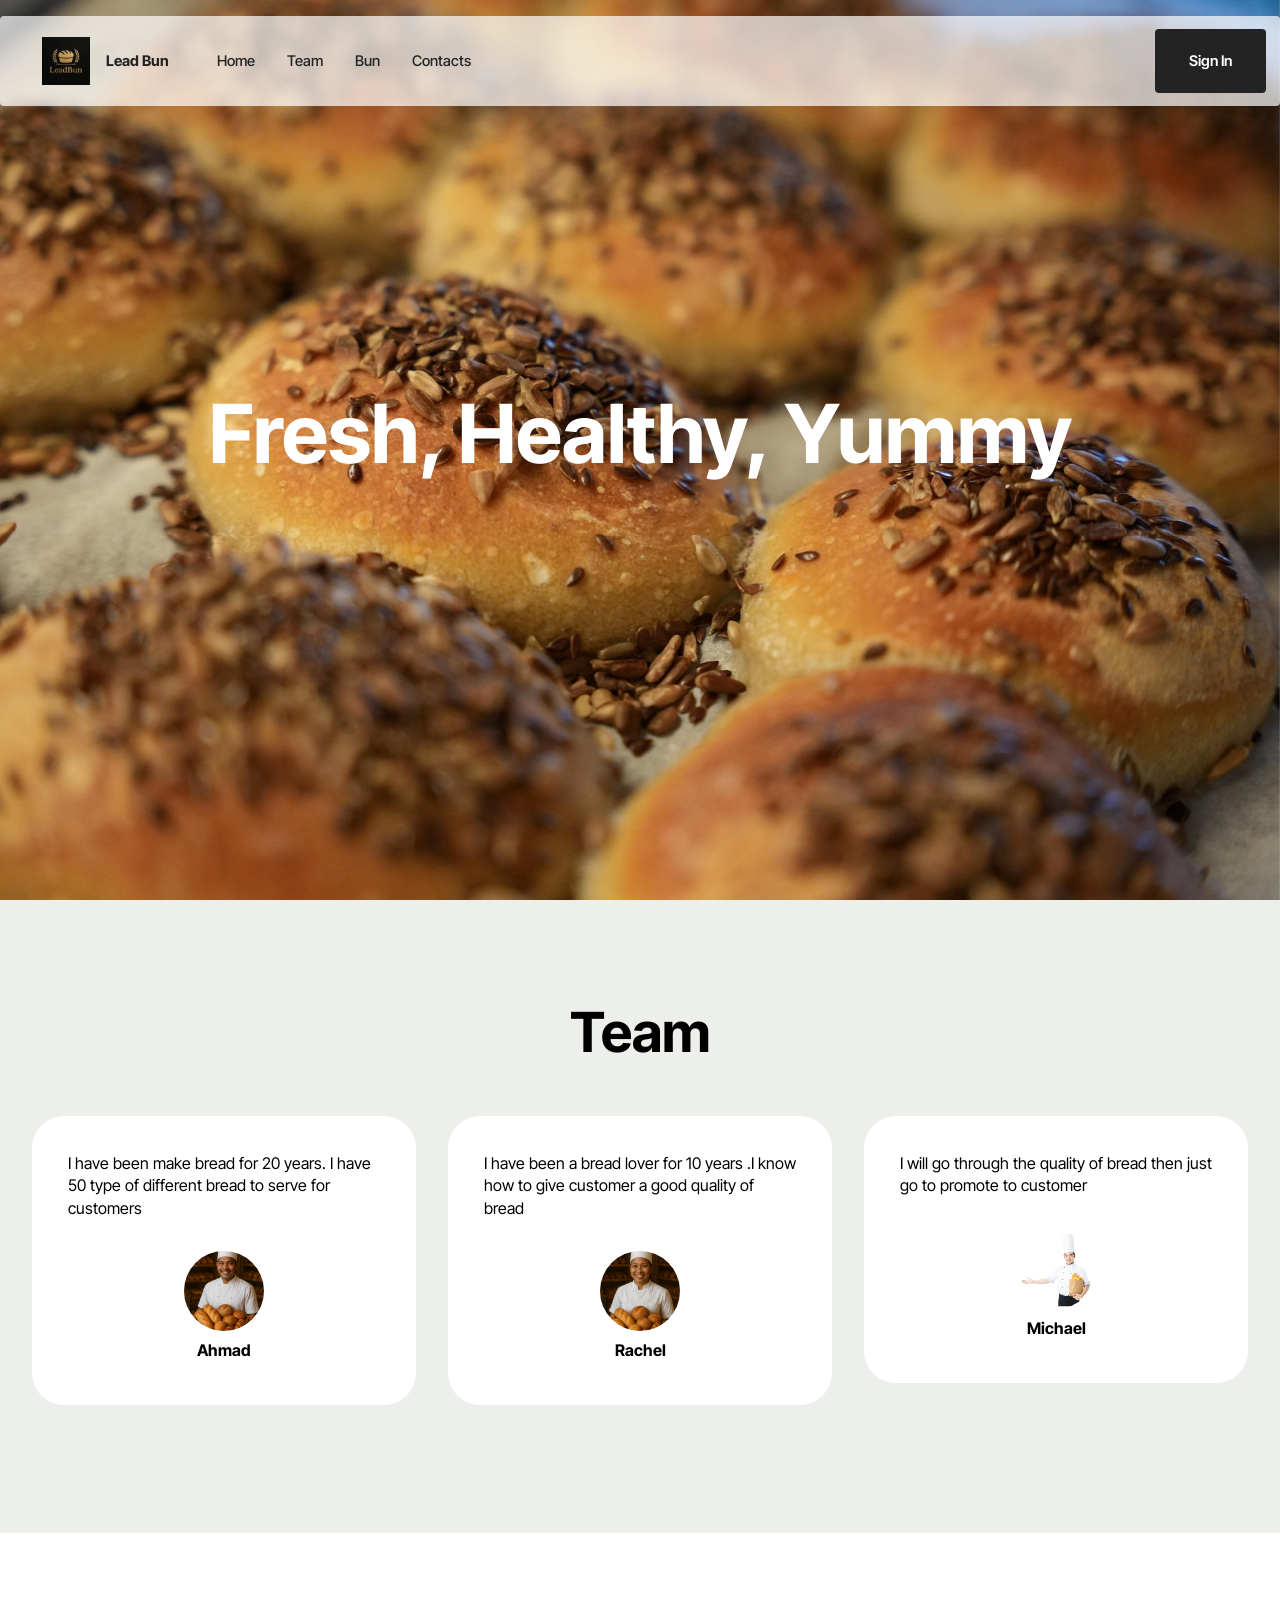
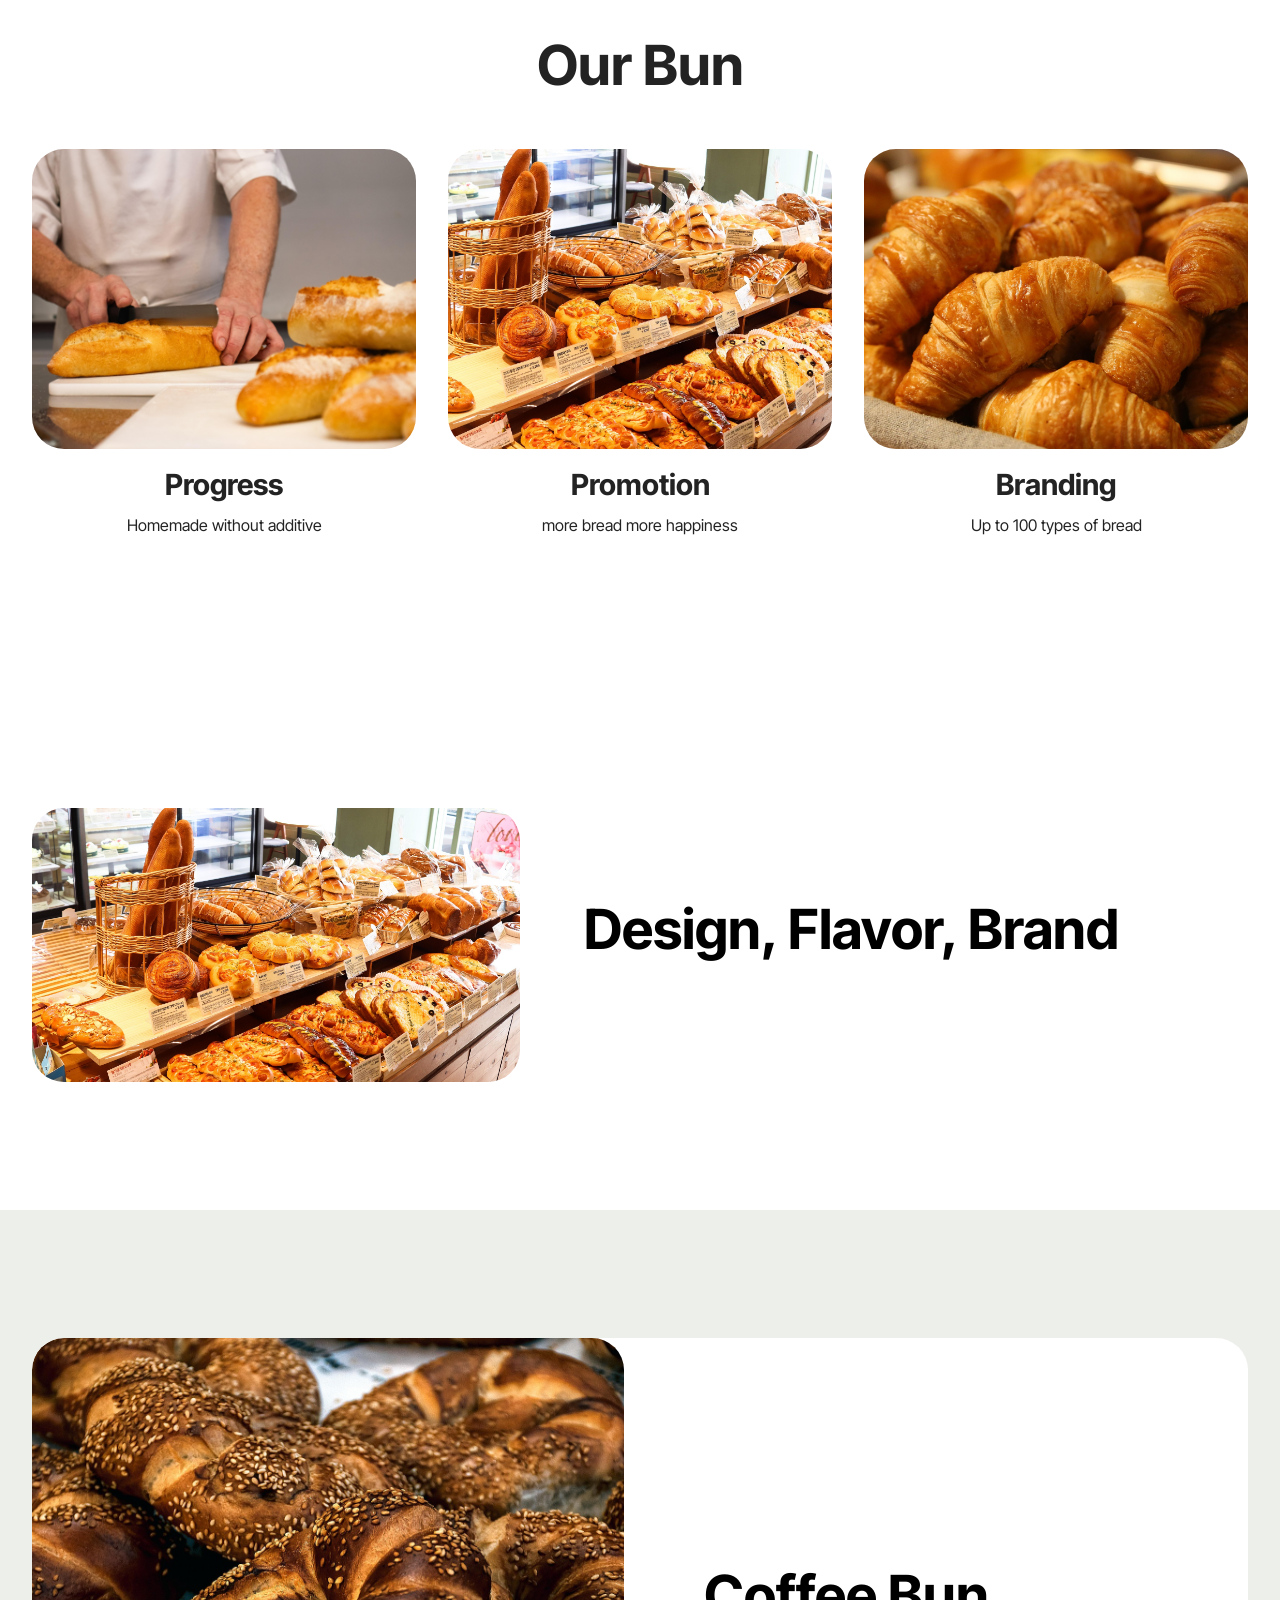
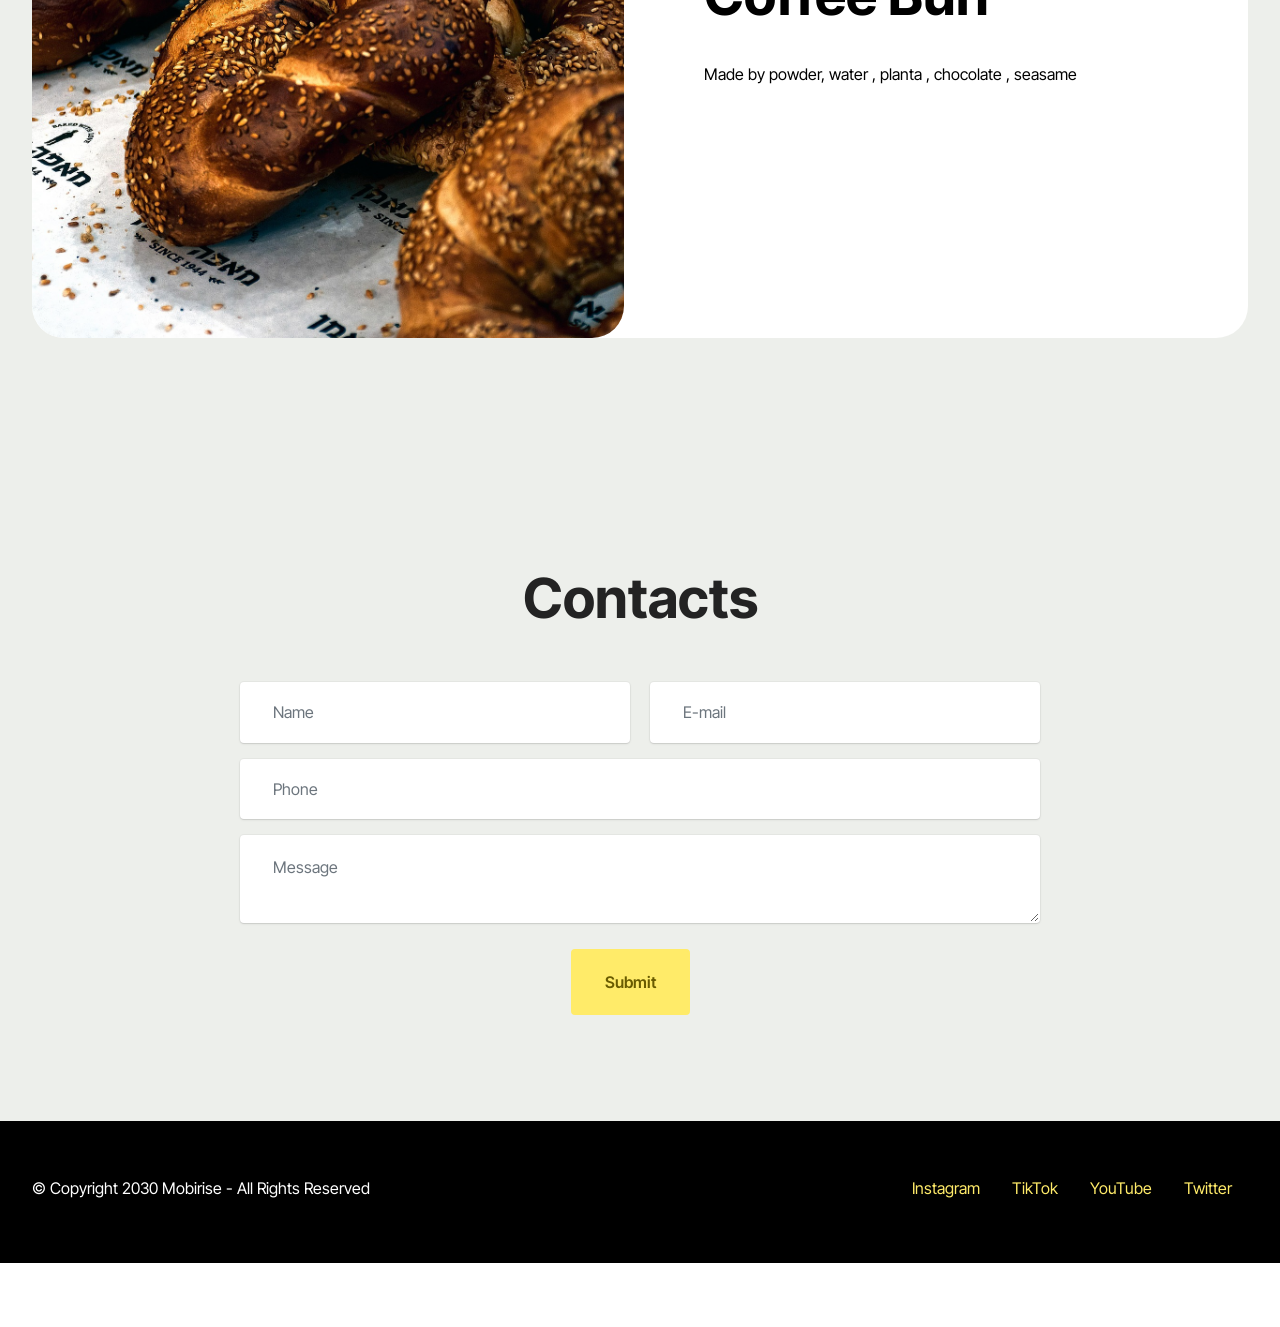
<file: httpsmobiri.se.html>
<!DOCTYPE html>
<html  >
<head>
  <!-- Site made with Mobirise Website Builder v6.1.4, https://mobirise.com -->
  <meta charset="UTF-8">
  <meta http-equiv="X-UA-Compatible" content="IE=edge">
  <meta name="generator" content="Mobirise v6.1.4, mobirise.com">
  <meta name="viewport" content="width=device-width, initial-scale=1, minimum-scale=1">
  <link rel="shortcut icon" href="assets/images/9b58b9ac-4dff-45e2-8f97-2c76e20f9015.png" type="image/x-icon">
  <meta name="description" content="Crafted with warmth & elegance ，
Softness can be sophisticated">
  
  
  <title>Lead Bun</title>
  <link rel="stylesheet" href="assets/web/assets/mobirise-icons2/mobirise2.css">
  <link rel="stylesheet" href="assets/bootstrap/css/bootstrap.min.css">
  <link rel="stylesheet" href="assets/parallax/jarallax.css">
  <link rel="stylesheet" href="assets/animatecss/animate.css">
  <link rel="stylesheet" href="assets/dropdown/css/style.css">
  <link rel="stylesheet" href="assets/theme/css/style.css">
  <link rel="preload" href="https://fonts.googleapis.com/css?family=Inter+Tight:100,200,300,400,500,600,700,800,900,100i,200i,300i,400i,500i,600i,700i,800i,900i&display=swap" as="style" onload="this.onload=null;this.rel='stylesheet'">
  <noscript><link rel="stylesheet" href="https://fonts.googleapis.com/css?family=Inter+Tight:100,200,300,400,500,600,700,800,900,100i,200i,300i,400i,500i,600i,700i,800i,900i&display=swap"></noscript>
  <link rel="preload" as="style" href="assets/mobirise/css/mbr-additional.css?v=yiQAzv"><link rel="stylesheet" href="assets/mobirise/css/mbr-additional.css?v=yiQAzv" type="text/css">

  
  
  
</head>
<body>
  
  <section data-bs-version="5.1" class="menu menu2 cid-uYOmBdxJes" once="menu" id="menu02-0">
	

	<nav class="navbar navbar-dropdown navbar-fixed-top navbar-expand-lg">
		<div class="container">
			<div class="navbar-brand">
				<span class="navbar-logo">
					<a href="https://mobiri.se">
						<img src="assets/images/9b58b9ac-4dff-45e2-8f97-2c76e20f9015.png" alt="Mobirise Website Builder" style="height: 3rem;">
					</a>
				</span>
				<span class="navbar-caption-wrap"><a class="navbar-caption text-black display-4" href="https://mobiri.se">Lead Bun</a></span>
			</div>
			<button class="navbar-toggler" type="button" data-toggle="collapse" data-bs-toggle="collapse" data-target="#navbarSupportedContent" data-bs-target="#navbarSupportedContent" aria-controls="navbarNavAltMarkup" aria-expanded="false" aria-label="Toggle navigation">
				<div class="hamburger">
					<span></span>
					<span></span>
					<span></span>
					<span></span>
				</div>
			</button>
			<div class="collapse navbar-collapse" id="navbarSupportedContent">
				<ul class="navbar-nav nav-dropdown" data-app-modern-menu="true"><li class="nav-item">
						<a class="nav-link link text-black text-primary display-4" href="httpsmobiri.se.html#header09-1" aria-expanded="false">Home</a>
					</li><li class="nav-item"><a class="nav-link link text-black text-primary display-4" href="httpsmobiri.se.html#people04-2c" aria-expanded="false">Team</a></li>
					<li class="nav-item">
						<a class="nav-link link text-black text-primary display-4" href="httpsmobiri.se.html#features03-2" aria-expanded="false">Bun<br></a>
					</li>
					<li class="nav-item">
						<a class="nav-link link text-black text-primary display-4" href="httpsmobiri.se.html#form02-9" aria-expanded="false">Contacts</a>
					</li></ul>
				
				<div class="navbar-buttons mbr-section-btn"><a class="btn btn-black display-4" href="#">Sign In</a></div>
			</div>
		</div>
	</nav>
</section>

<section data-bs-version="5.1" class="header09 startm5 cid-uYOmBL2oLV mbr-fullscreen mbr-parallax-background" id="header09-1">	
    
	
	
	<div class="container-fluid">
		<div class="row">
			<div class="content-wrap col-12 col-md-12">
				<h1 class="mbr-section-title mbr-fonts-style mbr-white mb-4 display-1">
					<strong>Fresh, Healthy, Yummy</strong><strong><br></strong></h1>
				
				
				
			</div>
		</div>
	</div>
</section>

<section data-bs-version="5.1" class="people04 cid-uZ070g37o8" id="people04-2c">
	
	
	<div class="container">
		<div class="row mb-5 justify-content-center">
			<div class="col-12 mb-0 content-head">
				<h3 class="mbr-section-title mbr-fonts-style align-center mb-0 display-2">
					<strong>Team</strong></h3>
				
			</div>
		</div>
		<div class="row mbr-masonry" data-masonry="{&quot;percentPosition&quot;: true }">
			<div class="item features-without-image col-12 col-md-6 col-lg-4 active">
				<div class="item-wrapper">
					<div class="card-box align-left">
						<p class="card-text mbr-fonts-style display-7">
							I have been make bread for 20 years. I have 50 type of different bread to serve for customers</p>
						<div class="img-wrapper mt-4 mb-2">
							<img src="assets/images/97246cae-baa3-4d05-a83f-99a574425a5a.png" alt="" data-slide-to="0" data-bs-slide-to="0">
						</div>
						<h5 class="card-title mbr-fonts-style display-7">
							<strong>Ahmad</strong></h5>
					</div>
				</div>
			</div><div class="item features-without-image col-12 col-md-6 col-lg-4">
				<div class="item-wrapper">
					<div class="card-box align-left">
						<p class="card-text mbr-fonts-style display-7">
							I have been a bread lover for 10 years .I know how to give customer a good quality of bread</p>
						<div class="img-wrapper mt-4 mb-2">
							<img src="assets/images/429ad8ea-511a-417c-91a6-e7115fb9aebb.png" data-slide-to="1" data-bs-slide-to="1" alt="">
						</div>
						<h5 class="card-title mbr-fonts-style display-7">
							<strong>Rachel</strong>
						</h5>
					</div>
				</div>
			</div>
			
			<div class="item features-without-image col-12 col-md-6 col-lg-4">
				<div class="item-wrapper">
					<div class="card-box align-left">
						<p class="card-text mbr-fonts-style display-7">I will go through the quality of bread then just go to promote to customer<br></p>
						<div class="img-wrapper mt-4 mb-2">
							<img src="assets/images/image-removebg-preview.png" data-slide-to="2" data-bs-slide-to="2" alt="">
						</div>
						<h5 class="card-title mbr-fonts-style display-7">
							<strong>Michael</strong>
						</h5>
					</div>
				</div>
			</div>
			
			
			
		</div>
	</div>
</section>

<section data-bs-version="5.1" class="features03 cid-uYOmGfGG3L" id="features03-2">
	
	
	<div class="container">
		<div class="row justify-content-center mb-5">
			<div class="col-12 content-head">
				<div class="mbr-section-head">
					<h4 class="mbr-section-title mbr-fonts-style align-center mb-0 display-2">
						<strong>Our Bun</strong></h4>
					
				</div>
			</div>
		</div>
		<div class="row">
			<div class="item features-image col-12 col-md-6 col-lg-4 active">
				<div class="item-wrapper">
					<div class="item-img mb-3">
						<img src="assets/images/mbr-3.jpg" alt="Mobirise Website Builder" title="">
					</div>
					<div class="item-content align-left">
						<h5 class="item-title mbr-fonts-style mt-0 mb-2 display-5">
							<strong>Progress</strong></h5>
						<p class="mbr-text mbr-fonts-style mb-3 display-7">Homemade without additive<br></p>
						
					</div>
				</div>
			</div>
			<div class="item features-image col-12 col-md-6 col-lg-4">
				<div class="item-wrapper">
					<div class="item-img mb-3">
						<img src="assets/images/mbr-4.jpg" alt="Mobirise Website Builder" title="" data-slide-to="1" data-bs-slide-to="1">
					</div>
					<div class="item-content align-left">
						<h5 class="item-title mbr-fonts-style mb-2 mt-0 display-5">
							<strong>Promotion</strong>
						</h5>
						<p class="mbr-text mbr-fonts-style mb-3 display-7">
						more bread more happiness<br>
						</p>
						
					</div>
				</div>
			</div>
			<div class="item features-image col-12 col-md-6 col-lg-4">
				<div class="item-wrapper">
					<div class="item-img mb-3">
						<img src="assets/images/mbr-5.jpg" alt="Mobirise Website Builder" title="" data-slide-to="2" data-bs-slide-to="2">
					</div>
					<div class="item-content align-left">
						<h5 class="item-title mbr-fonts-style mb-2 mt-0 display-5">
						    <strong>Branding</strong>
						</h5>
						<p class="mbr-text mbr-fonts-style mb-3 display-7">
						Up to 100 types of bread<br>
						</p>
						
					</div>
				</div>
			</div>
		</div>
	</div>
</section>

<section data-bs-version="5.1" class="start article2 cid-uYOmJ5UANx" id="article02-3">
	

	
	

	<div class="container">
		<div class="row justify-content-center">
			<div class="col-12 col-md-12 col-lg-5 image-wrapper">
				<img class="w-100" src="assets/images/mbr-4.jpg" alt="Mobirise Website Builder">
			</div>
			<div class="col-12 col-md-12 col-lg">
				<div class="text-wrapper align-left">
					<h1 class="mbr-section-title mbr-fonts-style mb-4 display-2">
						<strong>Design, Flavor, Brand</strong></h1>
					
					
				</div>
			</div>
		</div>
	</div>
</section>

<section data-bs-version="5.1" class="features024 cid-uYOmYcp5KM" id="features024-c">
  

  
  

  <div class="container">
    <div class="row justify-content-center align-items-center">
      <div class="col-12">
        <div class="card-wrapper">
          <div class="row">
            <div class="col-12 col-md-12 col-lg-6 image-wrapper">
              <img class="w-100" src="assets/images/mbr-15.jpg" alt="Mobirise Website Builder">
            </div>
            <div class="col-12 col-lg col-md-12">
              <div class="text-wrapper align-left">
                <h5 class="mbr-section-title mbr-fonts-style mb-4 display-2"><strong>Coffee Bun</strong></h5>
                
                <p class="mbr-text mbr-fonts-style mb-4 display-7">Made by powder, water , planta , chocolate , seasame</p>
                
              </div>
            </div>
          </div>
        </div>
      </div>
    </div>
  </div>
</section>

<section data-bs-version="5.1" class="form5 cid-uYOmTAWABt" id="form02-9">
    
    
    <div class="container">
        <div class="row justify-content-center">
            <div class="col-12 content-head">
                <div class="mbr-section-head mb-5">
                    <h3 class="mbr-section-title mbr-fonts-style align-center mb-0 display-2">
                        <strong>Contacts</strong>
                    </h3>
                    
                </div>
            </div>
        </div>
        <div class="row justify-content-center">
            <div class="col-lg-8 mx-auto mbr-form" data-form-type="formoid">
                <form action="https://mobirise.eu/" method="POST" class="mbr-form form-with-styler" data-form-title="Form Name"><input type="hidden" name="email" data-form-email="true" value="TmRdyIuBkTG4lkSvbi/K9ZnEJo5JSSt5FtOjsU5k7EiCthFV3MZFhwHIBhnVow/PRJsPlX7NRis7qjYOPsOLxoqNIw0UfuFs2SEI+hQIjIJbPKaEqqj3MI7xVKgz1lci">
                    <div class="row">
                        <div hidden="hidden" data-form-alert="" class="alert alert-success col-12">Thanks for filling out the form!</div>
                        <div hidden="hidden" data-form-alert-danger="" class="alert alert-danger col-12">
                            Oops...! some problem!
                        </div>
                    </div>
                    <div class="dragArea row">
                        <div class="col-md col-sm-12 form-group mb-3" data-for="name">
                            <input type="text" name="name" placeholder="Name" data-form-field="name" class="form-control" value="" id="name-form02-9">
                        </div>
                        <div class="col-md col-sm-12 form-group mb-3" data-for="email">
                            <input type="email" name="email" placeholder="E-mail" data-form-field="email" class="form-control" value="" id="email-form02-9">
                        </div>
                        <div class="col-12 form-group mb-3" data-for="phone">
                            <input type="tel" name="phone" placeholder="Phone" data-form-field="phone" class="form-control" value="" id="phone-form02-9">
                        </div>
                        <div class="col-12 form-group mb-3" data-for="textarea">
                            <textarea name="textarea" placeholder="Message" data-form-field="textarea" class="form-control" id="textarea-form02-9"></textarea>
                        </div>
                        <div class="col-lg-12 col-md-12 col-sm-12 align-center mbr-section-btn"><button type="submit" class="btn btn-primary display-7">Submit</button></div>
                    </div>
                </form>
            </div>
        </div>
    </div>
</section>

<section data-bs-version="5.1" class="footer2 cid-uZ6AtxTX6P" once="footers" id="footer02-62">
    

    
    

    <div class="container">
        <div class="row">
            <div class="col-12 col-lg-6 center mt-2 mb-3">
                <p class="mbr-fonts-style copyright mb-0 display-7">
                    © Copyright 2030 Mobirise - All Rights Reserved
                </p>
            </div>
            <div class="col-12 col-lg-6 center">
                <div class="row-links mt-2 mb-3">
                    <ul class="row-links-soc">
                        
                        
                        
                        
                    <li class="row-links-soc-item mbr-fonts-style display-7">
                            <a href="#" class="text-primary">Instagram</a>
                        </li><li class="row-links-soc-item mbr-fonts-style display-7">
                            <a href="#" class="text-primary">TikTok</a>
                        </li><li class="row-links-soc-item mbr-fonts-style display-7">
                            <a href="#" class="text-primary">YouTube</a>
                        </li><li class="row-links-soc-item mbr-fonts-style display-7">
                            <a href="#" class="text-primary">Twitter</a>
                        </li></ul>
                </div>
            </div>
        </div>
    </div>
</section><section class="display-7" style="padding: 0;align-items: center;justify-content: center;flex-wrap: wrap;    align-content: center;display: flex;position: relative;height: 4rem;"><a href="https://mobiri.se/" style="flex: 1 1;height: 4rem;position: absolute;width: 100%;z-index: 1;"><img alt="" style="height: 4rem;" src="[data-uri]"></a><p style="margin: 0;text-align: center;" class="display-7">&#8204;</p><a style="z-index:1" href="https://mobirise.com/offline-website-builder.html">Offline Website Creator</a></section><script src="assets/bootstrap/js/bootstrap.bundle.min.js"></script>  <script src="assets/parallax/jarallax.js"></script>  <script src="assets/smoothscroll/smooth-scroll.js"></script>  <script src="assets/ytplayer/index.js"></script>  <script src="assets/dropdown/js/navbar-dropdown.js"></script>  <script src="assets/masonry/masonry.pkgd.min.js"></script>  <script src="assets/imagesloaded/imagesloaded.pkgd.min.js"></script>  <script src="assets/theme/js/script.js"></script>  <script src="assets/formoid/formoid.min.js"></script>  
  
  
 <div id="scrollToTop" class="scrollToTop mbr-arrow-up"><a style="text-align: center;"><i class="mbr-arrow-up-icon mbr-arrow-up-icon-cm cm-icon cm-icon-smallarrow-up"></i></a></div>
    <input name="animation" type="hidden">
  </body>
</html>
</file>
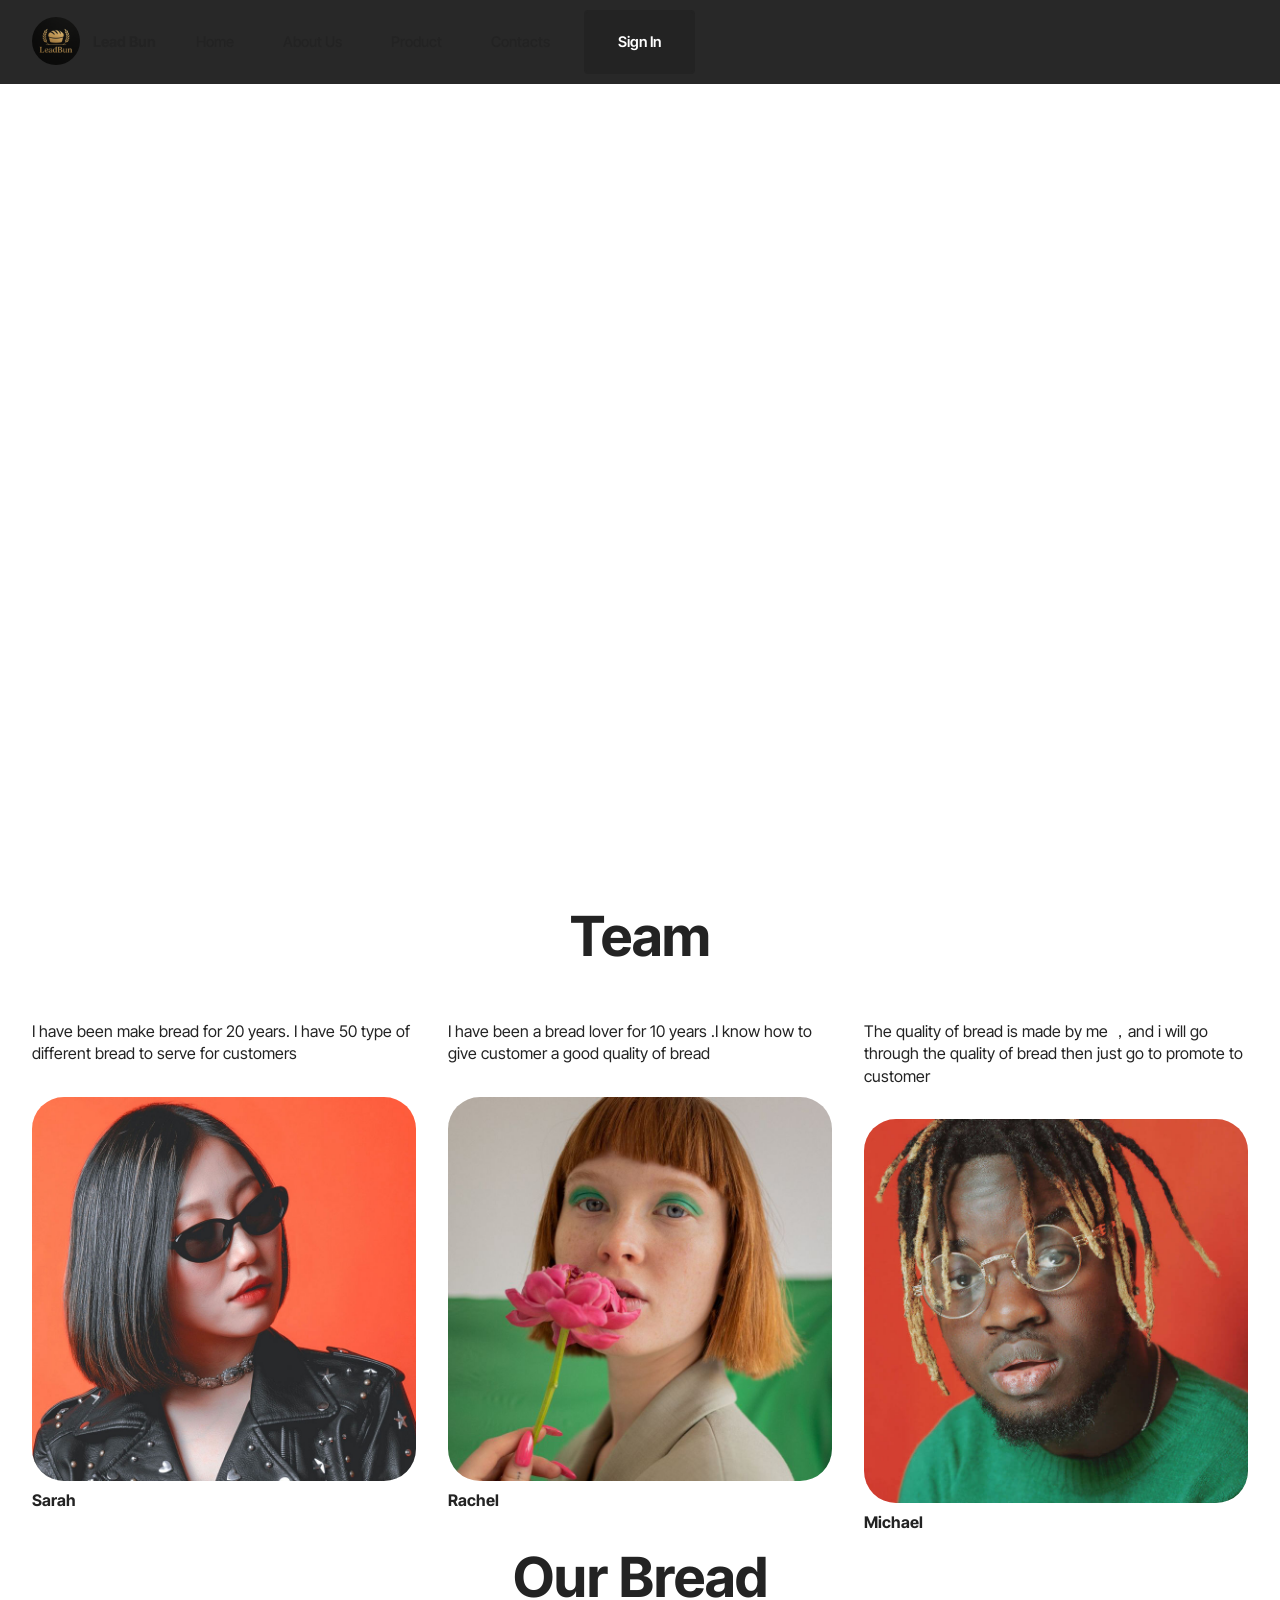
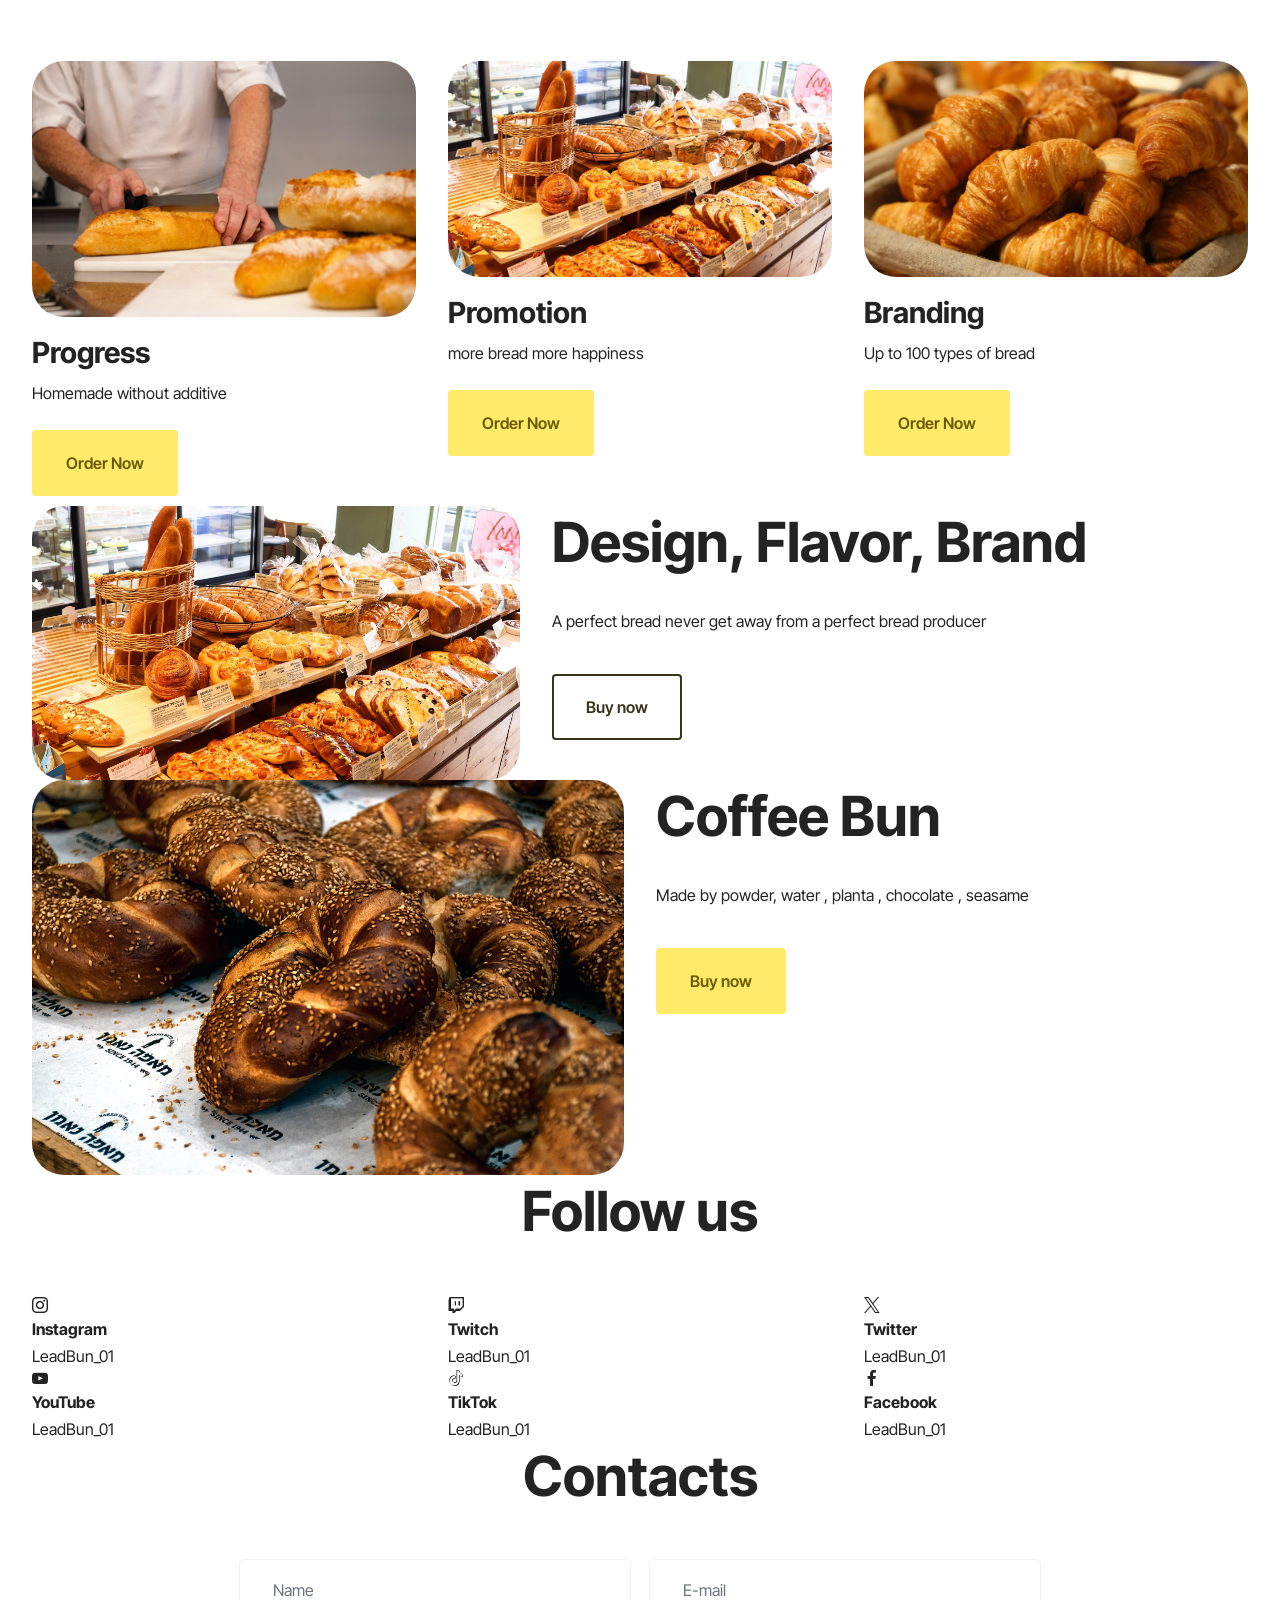
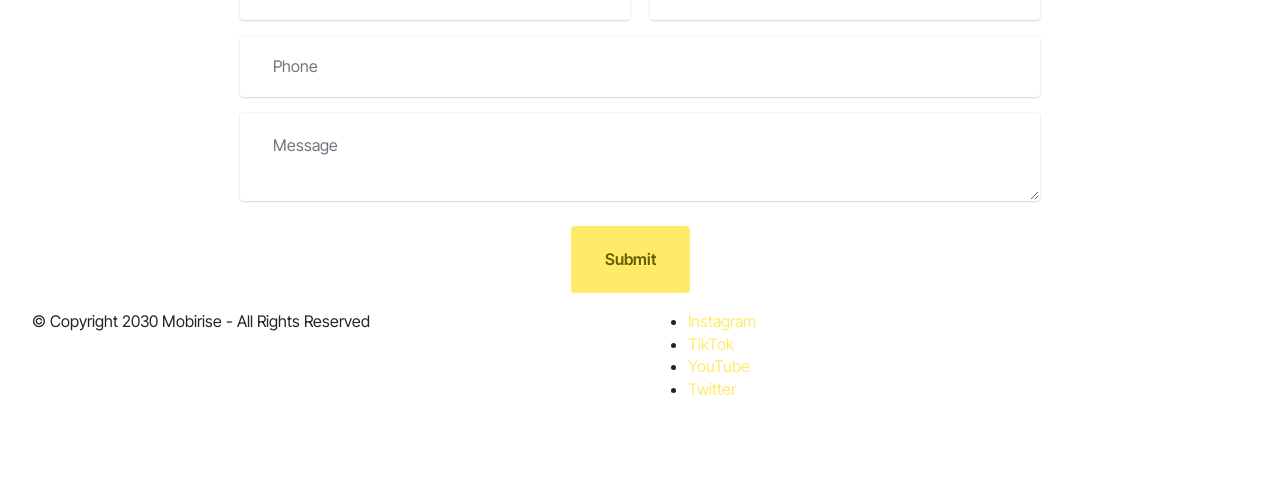
<file: page1.html>
<!DOCTYPE html>
<html  >
<head>
  <!-- Site made with Mobirise Website Builder v6.1.4, https://mobirise.com -->
  <meta charset="UTF-8">
  <meta http-equiv="X-UA-Compatible" content="IE=edge">
  <meta name="generator" content="Mobirise v6.1.4, mobirise.com">
  <meta name="viewport" content="width=device-width, initial-scale=1, minimum-scale=1">
  <link rel="shortcut icon" href="assets/images/9b58b9ac-4dff-45e2-8f97-2c76e20f9015.png" type="image/x-icon">
  <meta name="description" content="Crafted with warmth & elegance ，
Softness can be sophisticated">
  
  
  <title>Home</title>
  <link rel="stylesheet" href="assets/web/assets/mobirise-icons2/mobirise2.css">
  <link rel="stylesheet" href="assets/bootstrap/css/bootstrap.min.css">
  <link rel="stylesheet" href="assets/parallax/jarallax.css">
  <link rel="stylesheet" href="assets/animatecss/animate.css">
  <link rel="stylesheet" href="assets/dropdown/css/style.css">
  <link rel="stylesheet" href="assets/socicon/css/styles.css">
  <link rel="stylesheet" href="assets/theme/css/style.css">
  <link rel="preload" href="https://fonts.googleapis.com/css?family=Inter+Tight:100,200,300,400,500,600,700,800,900,100i,200i,300i,400i,500i,600i,700i,800i,900i&display=swap" as="style" onload="this.onload=null;this.rel='stylesheet'">
  <noscript><link rel="stylesheet" href="https://fonts.googleapis.com/css?family=Inter+Tight:100,200,300,400,500,600,700,800,900,100i,200i,300i,400i,500i,600i,700i,800i,900i&display=swap"></noscript>
  <link rel="preload" as="style" href="assets/mobirise/css/mbr-additional.css?v=1XAywA"><link rel="stylesheet" href="assets/mobirise/css/mbr-additional.css?v=1XAywA" type="text/css">

  
  
  
</head>
<body>
  
  <section data-bs-version="5.1" class="menu menu2 cid-uZ6BhJzpUv" once="menu" id="menu02-6c">
	

	<nav class="navbar navbar-dropdown navbar-fixed-top navbar-expand-lg">
		<div class="container">
			<div class="navbar-brand">
				<span class="navbar-logo">
					<a href="https://mobiri.se">
						<img src="assets/images/9b58b9ac-4dff-45e2-8f97-2c76e20f9015.png" alt="Mobirise Website Builder" style="height: 3rem;">
					</a>
				</span>
				<span class="navbar-caption-wrap"><a class="navbar-caption text-black display-4" href="https://mobiri.se">Lead Bun</a></span>
			</div>
			<button class="navbar-toggler" type="button" data-toggle="collapse" data-bs-toggle="collapse" data-target="#navbarSupportedContent" data-bs-target="#navbarSupportedContent" aria-controls="navbarNavAltMarkup" aria-expanded="false" aria-label="Toggle navigation">
				<div class="hamburger">
					<span></span>
					<span></span>
					<span></span>
					<span></span>
				</div>
			</button>
			<div class="collapse navbar-collapse" id="navbarSupportedContent">
				<ul class="navbar-nav nav-dropdown" data-app-modern-menu="true"><li class="nav-item">
						<a class="nav-link link text-black text-primary display-4" href="httpsmobiri.se.html#top" aria-expanded="false">Home</a>
					</li><li class="nav-item"><a class="nav-link link text-black text-primary display-4" href="page2.html#header09-6m" aria-expanded="false">About Us</a></li>
					<li class="nav-item">
						<a class="nav-link link text-black text-primary display-4" href="page3.html#header09-6v" aria-expanded="false">Product</a>
					</li>
					<li class="nav-item">
						<a class="nav-link link text-black text-primary display-4" href="page4.html#header09-74" aria-expanded="false">Contacts</a>
					</li></ul>
				
				<div class="navbar-buttons mbr-section-btn"><a class="btn btn-black display-4" href="#">Sign In</a></div>
			</div>
		</div>
	</nav>
</section>

<section data-bs-version="5.1" class="header09 startm5 cid-uZ6BhKmAYw mbr-fullscreen mbr-parallax-background" id="header09-6d">	
    
	
	
	<div class="container-fluid">
		<div class="row">
			<div class="content-wrap col-12 col-md-8">
				<h1 class="mbr-section-title mbr-fonts-style mbr-white mb-4 display-1">
					<strong>Fresh, Healthy, Yummy</strong><strong><br></strong></h1>
				
				<p class="mbr-fonts-style mbr-text mbr-white mb-4 display-7">
					A new day start from a new bread<br>A new day must have a fresh bread<br></p>
				
			</div>
		</div>
	</div>
</section>

<section data-bs-version="5.1" class="people04 cid-uZ6BhKK2bJ" id="people04-6e">
	
	
	<div class="container">
		<div class="row mb-5 justify-content-center">
			<div class="col-12 mb-0 content-head">
				<h3 class="mbr-section-title mbr-fonts-style align-center mb-0 display-2">
					<strong>Team</strong></h3>
				
			</div>
		</div>
		<div class="row mbr-masonry" data-masonry="{&quot;percentPosition&quot;: true }">
			<div class="item features-without-image col-12 col-md-6 col-lg-4 active">
				<div class="item-wrapper">
					<div class="card-box align-left">
						<p class="card-text mbr-fonts-style display-7">
							I have been make bread for 20 years. I have 50 type of different bread to serve for customers</p>
						<div class="img-wrapper mt-4 mb-2">
							<img src="assets/images/team1.jpg" alt="" data-slide-to="0" data-bs-slide-to="0">
						</div>
						<h5 class="card-title mbr-fonts-style display-7">
							<strong>Sarah</strong>
						</h5>
					</div>
				</div>
			</div><div class="item features-without-image col-12 col-md-6 col-lg-4">
				<div class="item-wrapper">
					<div class="card-box align-left">
						<p class="card-text mbr-fonts-style display-7">
							I have been a bread lover for 10 years .I know how to give customer a good quality of bread</p>
						<div class="img-wrapper mt-4 mb-2">
							<img src="assets/images/team2.jpg" data-slide-to="1" data-bs-slide-to="1" alt="">
						</div>
						<h5 class="card-title mbr-fonts-style display-7">
							<strong>Rachel</strong>
						</h5>
					</div>
				</div>
			</div>
			
			<div class="item features-without-image col-12 col-md-6 col-lg-4">
				<div class="item-wrapper">
					<div class="card-box align-left">
						<p class="card-text mbr-fonts-style display-7">The quality of bread is made by me ，and i will go through the quality of bread then just go to promote to customer<br></p>
						<div class="img-wrapper mt-4 mb-2">
							<img src="assets/images/team6.jpg" data-slide-to="2" data-bs-slide-to="2" alt="">
						</div>
						<h5 class="card-title mbr-fonts-style display-7">
							<strong>Michael</strong>
						</h5>
					</div>
				</div>
			</div>
			
			
			
		</div>
	</div>
</section>

<section data-bs-version="5.1" class="features03 cid-uZ6BhLtdAa" id="features03-6f">
	
	
	<div class="container">
		<div class="row justify-content-center mb-5">
			<div class="col-12 content-head">
				<div class="mbr-section-head">
					<h4 class="mbr-section-title mbr-fonts-style align-center mb-0 display-2">
						<strong>Our Bread</strong></h4>
					
				</div>
			</div>
		</div>
		<div class="row">
			<div class="item features-image col-12 col-md-6 col-lg-4 active">
				<div class="item-wrapper">
					<div class="item-img mb-3">
						<img src="assets/images/mbr-3.jpg" alt="Mobirise Website Builder" title="">
					</div>
					<div class="item-content align-left">
						<h5 class="item-title mbr-fonts-style mt-0 mb-2 display-5">
							<strong>Progress</strong></h5>
						<p class="mbr-text mbr-fonts-style mb-3 display-7">Homemade without additive<br></p>
						<div class="mbr-section-btn item-footer"><a href="page8.html#form02-4n" class="btn item-btn btn-primary display-7">Order Now</a></div>
					</div>
				</div>
			</div>
			<div class="item features-image col-12 col-md-6 col-lg-4">
				<div class="item-wrapper">
					<div class="item-img mb-3">
						<img src="assets/images/mbr-4.jpg" alt="Mobirise Website Builder" title="" data-slide-to="1" data-bs-slide-to="1">
					</div>
					<div class="item-content align-left">
						<h5 class="item-title mbr-fonts-style mb-2 mt-0 display-5">
							<strong>Promotion</strong>
						</h5>
						<p class="mbr-text mbr-fonts-style mb-3 display-7">
						more bread more happiness<br>
						</p>
						<div class="mbr-section-btn item-footer"><a href="page8.html#form02-4n" class="btn item-btn btn-primary display-7">Order Now</a></div>
					</div>
				</div>
			</div>
			<div class="item features-image col-12 col-md-6 col-lg-4">
				<div class="item-wrapper">
					<div class="item-img mb-3">
						<img src="assets/images/mbr-5.jpg" alt="Mobirise Website Builder" title="" data-slide-to="2" data-bs-slide-to="2">
					</div>
					<div class="item-content align-left">
						<h5 class="item-title mbr-fonts-style mb-2 mt-0 display-5">
						    <strong>Branding</strong>
						</h5>
						<p class="mbr-text mbr-fonts-style mb-3 display-7">
						Up to 100 types of bread<br>
						</p>
						<div class="mbr-section-btn item-footer"><a href="page8.html#form02-4n" class="btn item-btn btn-primary display-7">Order Now</a></div>
					</div>
				</div>
			</div>
		</div>
	</div>
</section>

<section data-bs-version="5.1" class="start article2 cid-uZ6BhM0eHO" id="article02-6g">
	

	
	

	<div class="container">
		<div class="row justify-content-center">
			<div class="col-12 col-md-12 col-lg-5 image-wrapper">
				<img class="w-100" src="assets/images/mbr-4.jpg" alt="Mobirise Website Builder">
			</div>
			<div class="col-12 col-md-12 col-lg">
				<div class="text-wrapper align-left">
					<h1 class="mbr-section-title mbr-fonts-style mb-4 display-2">
						<strong>Design, Flavor, Brand</strong></h1>
					<p class="mbr-text align-left mbr-fonts-style mb-4 display-7">
					A perfect bread never get away from a perfect bread producer</p>
					<div class="mbr-section-btn align-left mt-3"><a class="btn btn-success-outline display-7" href="page9.html#form02-4x">Buy now</a></div>
				</div>
			</div>
		</div>
	</div>
</section>

<section data-bs-version="5.1" class="features024 cid-uZ6BhMqGkd" id="features024-6h">
  

  
  

  <div class="container">
    <div class="row justify-content-center align-items-center">
      <div class="col-12">
        <div class="card-wrapper">
          <div class="row">
            <div class="col-12 col-md-12 col-lg-6 image-wrapper">
              <img class="w-100" src="assets/images/mbr-15.jpg" alt="Mobirise Website Builder">
            </div>
            <div class="col-12 col-lg col-md-12">
              <div class="text-wrapper align-left">
                <h5 class="mbr-section-title mbr-fonts-style mb-4 display-2"><strong>Coffee Bun</strong></h5>
                
                <p class="mbr-text mbr-fonts-style mb-4 display-7">Made by powder, water , planta , chocolate , seasame</p>
                <div class="mbr-section-btn mt-3"><a class="btn btn-lg btn-primary display-7" href="page9.html#form02-4x">Buy now</a></div>
              </div>
            </div>
          </div>
        </div>
      </div>
    </div>
  </div>
</section>

<section data-bs-version="5.1" class="social02 cid-uZ6BhMYnLF" id="social02-6i">
	

	
	<div class="mbr-overlay" style="opacity: 0.5; background-color: rgb(255, 255, 255);"></div>
	<div class="container">
		<div class="row justify-content-center">
			<div class="col-12 content-head">
				<div class="mb-5">
					<h5 class="mbr-section-title mbr-fonts-style align-center mb-0 display-2">
						<strong>Follow us</strong>
					</h5>
					
				</div>
			</div>
		</div>
		<div class="row">
			<div class="item features-without-image col-12 col-md-6 col-lg-4">
				<div class="item-wrapper">
					<span class="mbr-iconfont m-auto socicon-instagram socicon"></span>
					<div class="card-box">
						<h4 class="card-title mbr-fonts-style mb-1 display-7">
							<strong>Instagram</strong>
						</h4>
						<h5 class="card-text mbr-fonts-style display-7">
							LeadBun_01</h5>
					</div>
				</div>
			</div>
			<div class="item features-without-image col-12 col-md-6 col-lg-4">
				<div class="item-wrapper">
					<span class="mbr-iconfont m-auto socicon-twitch socicon"></span>
					<div class="card-box">
						<h4 class="card-title mbr-fonts-style mb-1 display-7">
							<strong>Twitch</strong>
						</h4>
						<h5 class="card-text mbr-fonts-style display-7">
							LeadBun_01
						</h5>
					</div>
				</div>
			</div>
			<div class="item features-without-image col-12 col-md-6 col-lg-4">
				<div class="item-wrapper">
					<span class="mbr-iconfont m-auto socicon-twitter socicon"></span>
					<div class="card-box">
						<h4 class="card-title mbr-fonts-style mb-1 display-7">
							<strong>Twitter</strong>
						</h4>
						<h5 class="card-text mbr-fonts-style display-7">
							LeadBun_01
						</h5>
					</div>
				</div>
			</div>
			<div class="item features-without-image col-12 col-md-6 col-lg-4">
				<div class="item-wrapper">
					<span class="mbr-iconfont m-auto socicon-youtube socicon"></span>
					<div class="card-box">
						<h4 class="card-title mbr-fonts-style mb-1 display-7">
							<strong>YouTube</strong>
						</h4>
						<h5 class="card-text mbr-fonts-style display-7">
							LeadBun_01
						</h5>
					</div>
				</div>
			</div>
			<div class="item features-without-image col-12 col-md-6 col-lg-4">
				<div class="item-wrapper">
					<span class="mbr-iconfont m-auto socicon-tiktok socicon"></span>
					<div class="card-box">
						<h4 class="card-title mbr-fonts-style mb-1 display-7">
							<strong>TikTok</strong></h4>
						<h5 class="card-text mbr-fonts-style display-7">
							LeadBun_01
						</h5>
					</div>
				</div>
			</div>
			<div class="item features-without-image col-12 col-md-6 col-lg-4">
				<div class="item-wrapper">
					<span class="mbr-iconfont m-auto socicon-facebook socicon"></span>
					<div class="card-box">
						<h4 class="card-title mbr-fonts-style mb-1 display-7">
							<strong>Facebook</strong>
						</h4>
						<h5 class="card-text mbr-fonts-style display-7">
							LeadBun_01
						</h5>
					</div>
				</div>
			</div>
		</div>
	</div>
</section>

<section data-bs-version="5.1" class="form5 cid-uZ6BhNScSL" id="form02-6j">
    
    
    <div class="container">
        <div class="row justify-content-center">
            <div class="col-12 content-head">
                <div class="mbr-section-head mb-5">
                    <h3 class="mbr-section-title mbr-fonts-style align-center mb-0 display-2">
                        <strong>Contacts</strong>
                    </h3>
                    
                </div>
            </div>
        </div>
        <div class="row justify-content-center">
            <div class="col-lg-8 mx-auto mbr-form" data-form-type="formoid">
                <form action="https://mobirise.eu/" method="POST" class="mbr-form form-with-styler" data-form-title="Form Name"><input type="hidden" name="email" data-form-email="true" value="E08nCq5ogLzZpv+ryO4n85JCjo1u3FegnE2C3l6qDHLEG8ofnpWo5/72gE8IAXmdjGQ42cfJpYQQvkGpzWj4H8E1DShM6sAlea9tCDURKYaNQ8c7PFHpMau38G7gCaiP">
                    <div class="row">
                        <div hidden="hidden" data-form-alert="" class="alert alert-success col-12">Thanks for filling out the form!</div>
                        <div hidden="hidden" data-form-alert-danger="" class="alert alert-danger col-12">
                            Oops...! some problem!
                        </div>
                    </div>
                    <div class="dragArea row">
                        <div class="col-md col-sm-12 form-group mb-3" data-for="name">
                            <input type="text" name="name" placeholder="Name" data-form-field="name" class="form-control" value="" id="name-form02-6j">
                        </div>
                        <div class="col-md col-sm-12 form-group mb-3" data-for="email">
                            <input type="email" name="email" placeholder="E-mail" data-form-field="email" class="form-control" value="" id="email-form02-6j">
                        </div>
                        <div class="col-12 form-group mb-3" data-for="phone">
                            <input type="tel" name="phone" placeholder="Phone" data-form-field="phone" class="form-control" value="" id="phone-form02-6j">
                        </div>
                        <div class="col-12 form-group mb-3" data-for="textarea">
                            <textarea name="textarea" placeholder="Message" data-form-field="textarea" class="form-control" id="textarea-form02-6j"></textarea>
                        </div>
                        <div class="col-lg-12 col-md-12 col-sm-12 align-center mbr-section-btn"><button type="submit" class="btn btn-primary display-7">Submit</button></div>
                    </div>
                </form>
            </div>
        </div>
    </div>
</section>

<section data-bs-version="5.1" class="footer2 cid-uZ6BhOjVq0" once="footers" id="footer02-6k">
    

    
    

    <div class="container">
        <div class="row">
            <div class="col-12 col-lg-6 center mt-2 mb-3">
                <p class="mbr-fonts-style copyright mb-0 display-7">
                    © Copyright 2030 Mobirise - All Rights Reserved
                </p>
            </div>
            <div class="col-12 col-lg-6 center">
                <div class="row-links mt-2 mb-3">
                    <ul class="row-links-soc">
                        
                        
                        
                        
                    <li class="row-links-soc-item mbr-fonts-style display-7">
                            <a href="#" class="text-primary">Instagram</a>
                        </li><li class="row-links-soc-item mbr-fonts-style display-7">
                            <a href="#" class="text-primary">TikTok</a>
                        </li><li class="row-links-soc-item mbr-fonts-style display-7">
                            <a href="#" class="text-primary">YouTube</a>
                        </li><li class="row-links-soc-item mbr-fonts-style display-7">
                            <a href="#" class="text-primary">Twitter</a>
                        </li></ul>
                </div>
            </div>
        </div>
    </div>
</section><section class="display-7" style="padding: 0;align-items: center;justify-content: center;flex-wrap: wrap;    align-content: center;display: flex;position: relative;height: 4rem;"><a href="https://mobiri.se/" style="flex: 1 1;height: 4rem;position: absolute;width: 100%;z-index: 1;"><img alt="" style="height: 4rem;" src="[data-uri]"></a><p style="margin: 0;text-align: center;" class="display-7">&#8204;</p><a style="z-index:1" href="https://mobirise.com/builder/ai-website-builder.html">AI Website Software</a></section><script src="assets/bootstrap/js/bootstrap.bundle.min.js"></script>  <script src="assets/parallax/jarallax.js"></script>  <script src="assets/smoothscroll/smooth-scroll.js"></script>  <script src="assets/ytplayer/index.js"></script>  <script src="assets/dropdown/js/navbar-dropdown.js"></script>  <script src="assets/masonry/masonry.pkgd.min.js"></script>  <script src="assets/imagesloaded/imagesloaded.pkgd.min.js"></script>  <script src="assets/theme/js/script.js"></script>  <script src="assets/formoid/formoid.min.js"></script>  
  
  
 <div id="scrollToTop" class="scrollToTop mbr-arrow-up"><a style="text-align: center;"><i class="mbr-arrow-up-icon mbr-arrow-up-icon-cm cm-icon cm-icon-smallarrow-up"></i></a></div>
    <input name="animation" type="hidden">
  </body>
</html>
</file>
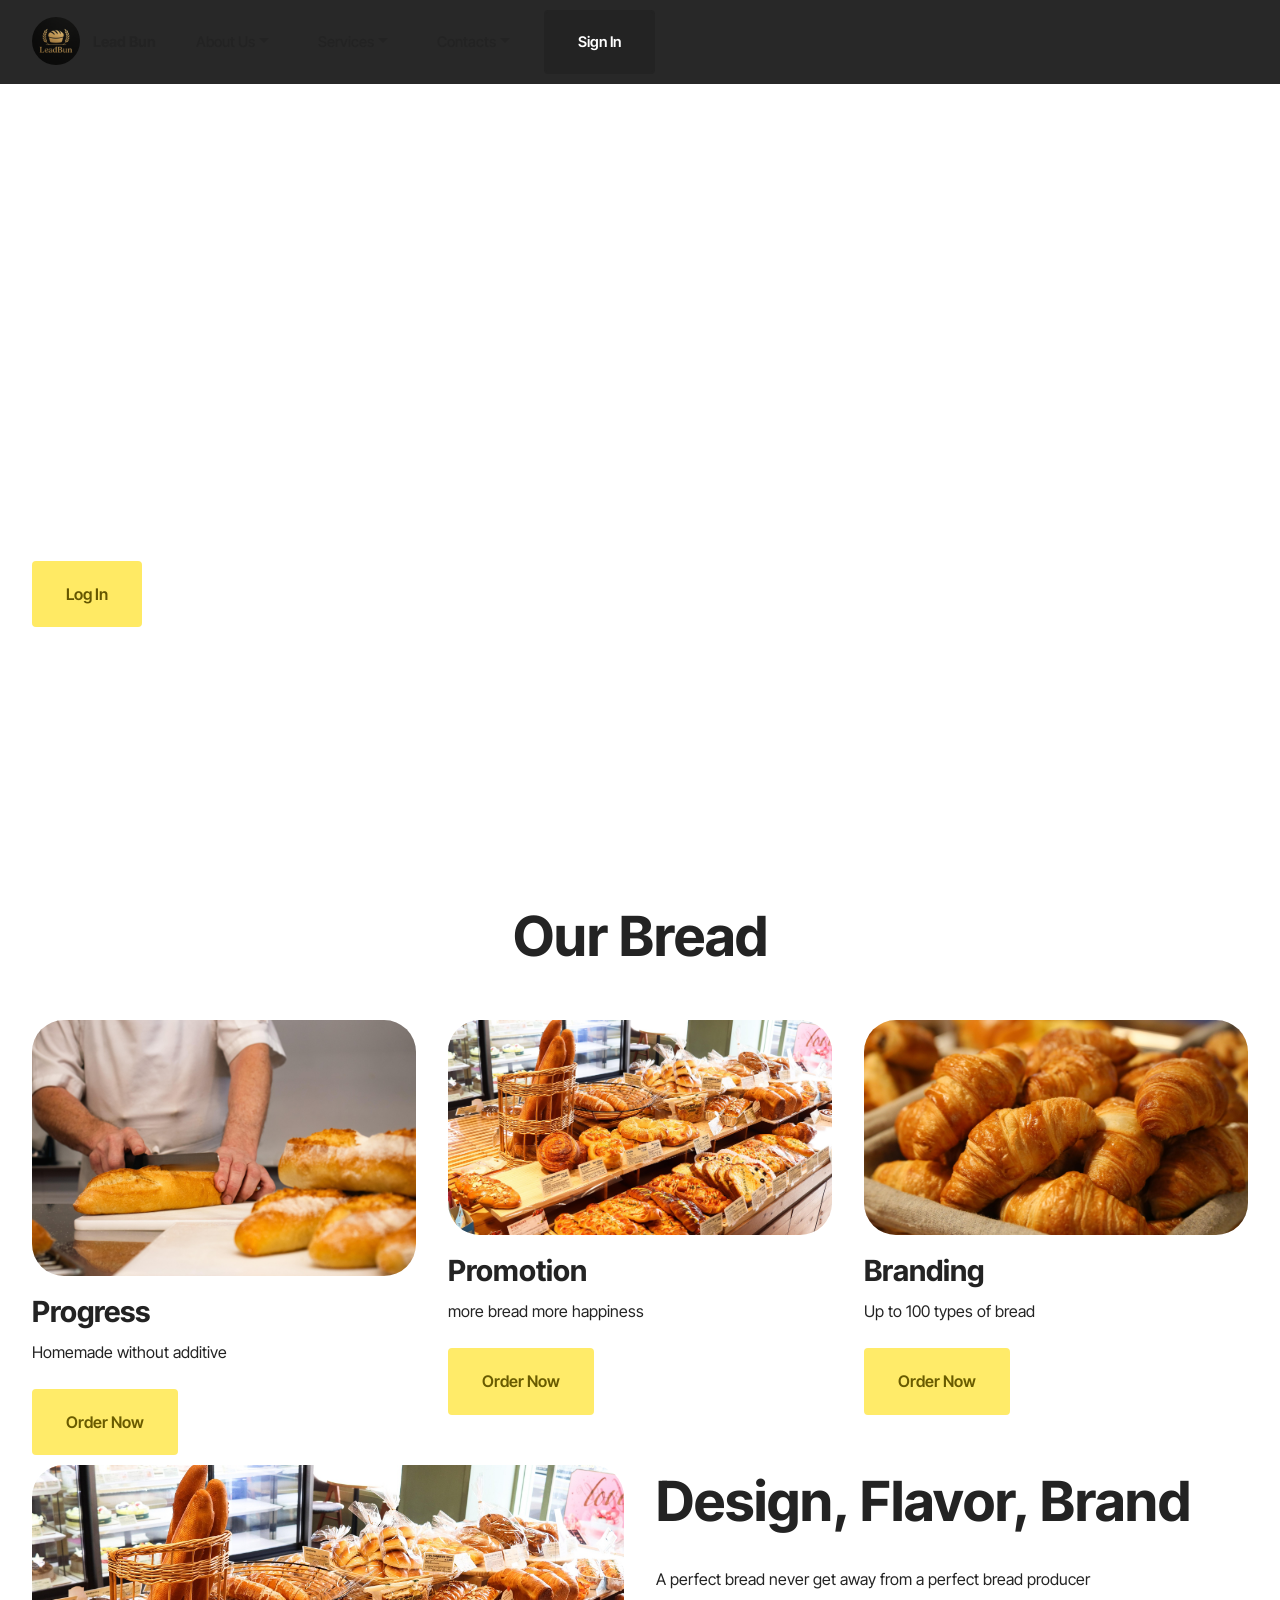
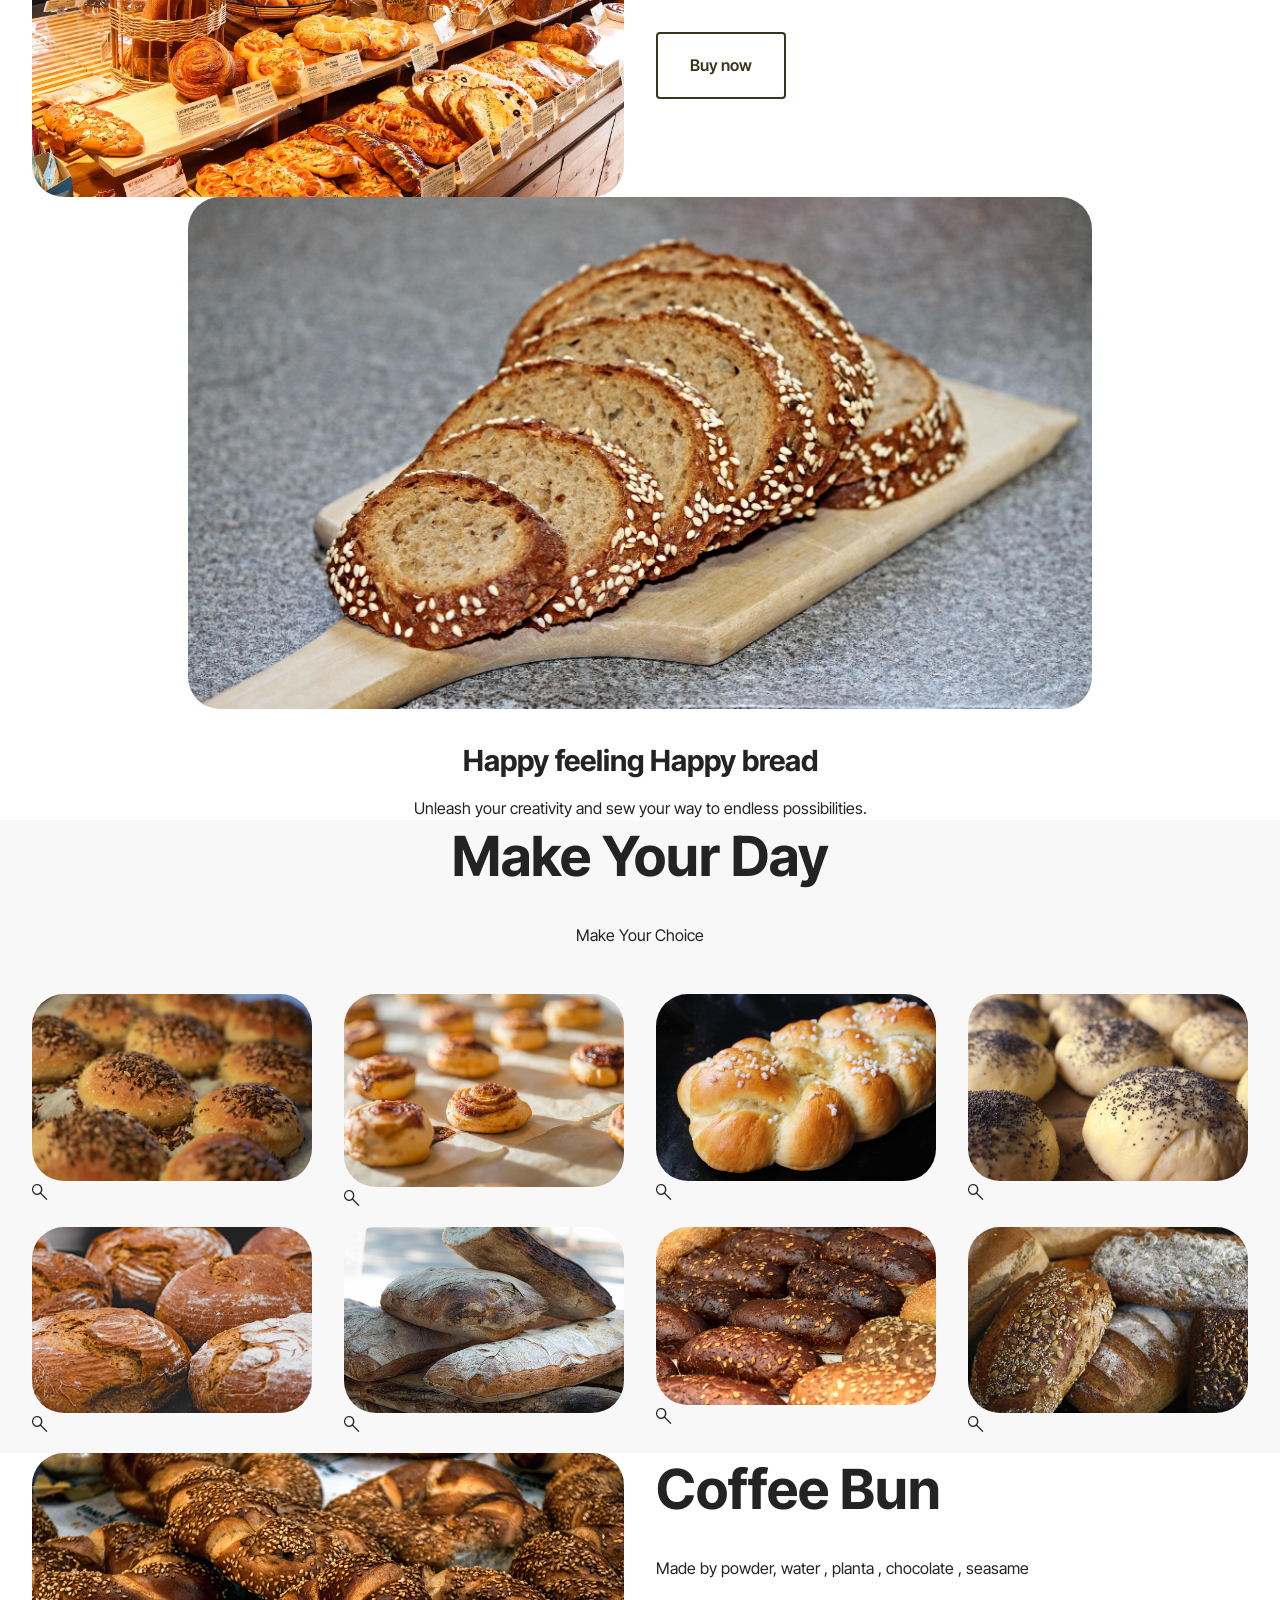
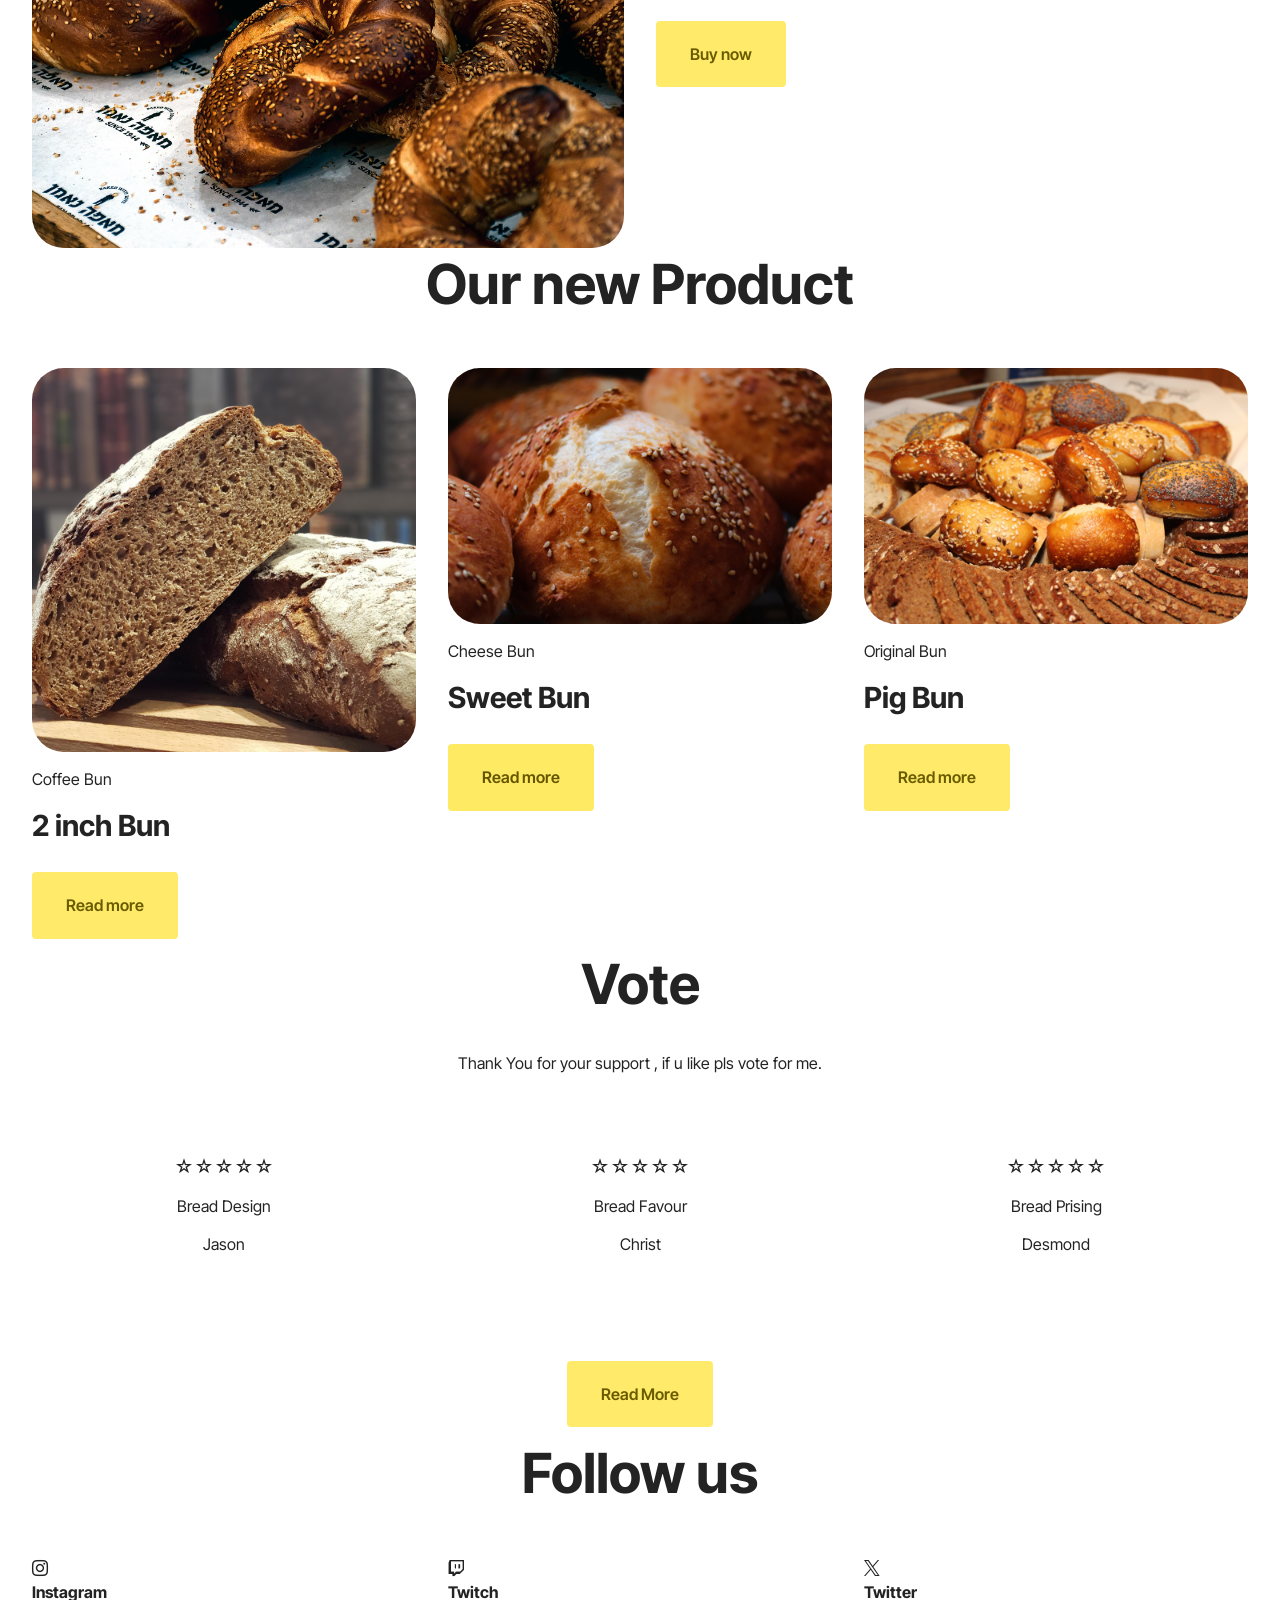
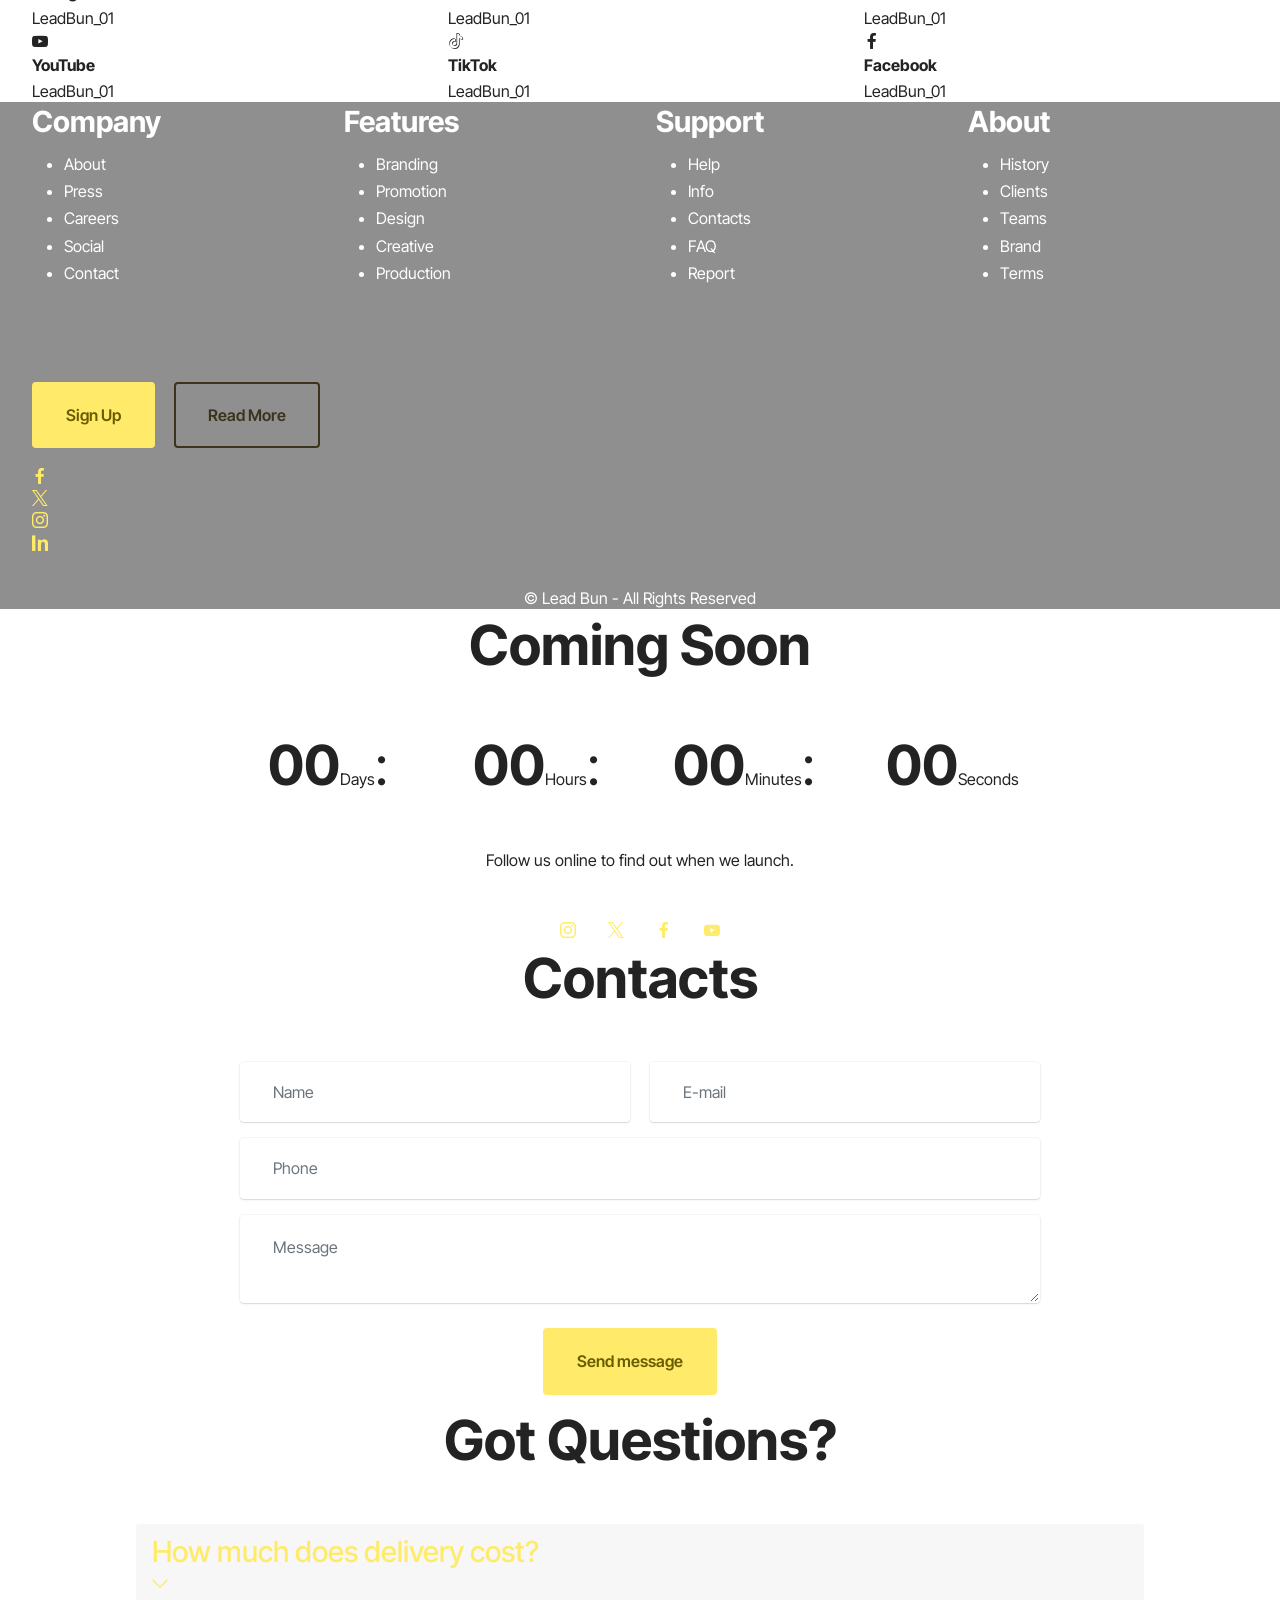
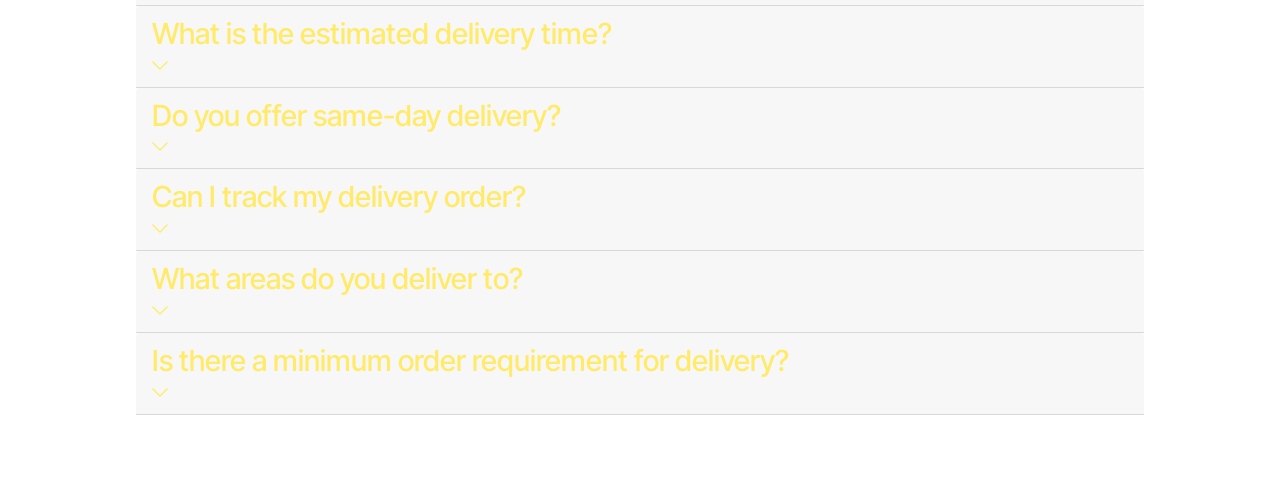
<file: page2.html>
<!DOCTYPE html>
<html  >
<head>
  <!-- Site made with Mobirise Website Builder v6.1.4, https://mobirise.com -->
  <meta charset="UTF-8">
  <meta http-equiv="X-UA-Compatible" content="IE=edge">
  <meta name="generator" content="Mobirise v6.1.4, mobirise.com">
  <meta name="viewport" content="width=device-width, initial-scale=1, minimum-scale=1">
  <link rel="shortcut icon" href="assets/images/9b58b9ac-4dff-45e2-8f97-2c76e20f9015.png" type="image/x-icon">
  <meta name="description" content="">
  
  
  <title>Page 2</title>
  <link rel="stylesheet" href="assets/web/assets/mobirise-icons2/mobirise2.css">
  <link rel="stylesheet" href="assets/bootstrap/css/bootstrap.min.css">
  <link rel="stylesheet" href="assets/parallax/jarallax.css">
  <link rel="stylesheet" href="assets/animatecss/animate.css">
  <link rel="stylesheet" href="assets/dropdown/css/style.css">
  <link rel="stylesheet" href="assets/socicon/css/styles.css">
  <link rel="stylesheet" href="assets/theme/css/style.css">
  <link rel="preload" href="https://fonts.googleapis.com/css2?family=Inter+Tight:wght@400;700&display=swap&display=swap" as="style" onload="this.onload=null;this.rel='stylesheet'">
  <noscript><link rel="stylesheet" href="https://fonts.googleapis.com/css2?family=Inter+Tight:wght@400;700&display=swap&display=swap"></noscript>
  <link rel="preload" as="style" href="assets/mobirise/css/mbr-additional.css?v=sX8KSw"><link rel="stylesheet" href="assets/mobirise/css/mbr-additional.css?v=sX8KSw" type="text/css">

  
  
  
</head>
<body>
  
  <section data-bs-version="5.1" class="menu menu2 cid-uYZMJOCEHu" once="menu" id="menu02-1k">
	

	<nav class="navbar navbar-dropdown navbar-fixed-top navbar-expand-lg">
		<div class="container">
			<div class="navbar-brand">
				<span class="navbar-logo">
					<a href="https://mobiri.se">
						<img src="assets/images/9b58b9ac-4dff-45e2-8f97-2c76e20f9015.png" alt="Mobirise Website Builder" style="height: 3rem;">
					</a>
				</span>
				<span class="navbar-caption-wrap"><a class="navbar-caption text-black display-4" href="https://mobiri.se">Lead Bun</a></span>
			</div>
			<button class="navbar-toggler" type="button" data-toggle="collapse" data-bs-toggle="collapse" data-target="#navbarSupportedContent" data-bs-target="#navbarSupportedContent" aria-controls="navbarNavAltMarkup" aria-expanded="false" aria-label="Toggle navigation">
				<div class="hamburger">
					<span></span>
					<span></span>
					<span></span>
					<span></span>
				</div>
			</button>
			<div class="collapse navbar-collapse" id="navbarSupportedContent">
				<ul class="navbar-nav nav-dropdown" data-app-modern-menu="true"><li class="nav-item dropdown">
						<a class="nav-link link text-black dropdown-toggle display-4" href="https://mobiri.se" data-toggle="dropdown-submenu" data-bs-toggle="dropdown" data-bs-auto-close="outside" aria-expanded="false">About Us</a><div class="dropdown-menu" aria-labelledby="dropdown-971"><a class="text-black dropdown-item display-4" href="https://mobiri.se">Team</a></div>
					</li>
					<li class="nav-item dropdown">
						<a class="nav-link link text-black dropdown-toggle display-4" href="https://mobiri.se" aria-expanded="false" data-toggle="dropdown-submenu" data-bs-toggle="dropdown" data-bs-auto-close="outside">Services</a><div class="dropdown-menu" aria-labelledby="dropdown-791"><a class="text-black dropdown-item display-4" href="https://mobiri.se">Home Service pakage</a></div>
					</li>
					<li class="nav-item dropdown">
						<a class="nav-link link text-black dropdown-toggle display-4" href="https://mobiri.se" data-toggle="dropdown-submenu" data-bs-toggle="dropdown" data-bs-auto-close="outside" aria-expanded="false">Contacts</a><div class="dropdown-menu" aria-labelledby="dropdown-115"><a class="text-black dropdown-item display-4" href="https://mobiri.se">012-345 6789</a></div>
					</li></ul>
				
				<div class="navbar-buttons mbr-section-btn"><a class="btn btn-black display-4" href="https://mobiri.se">Sign In</a></div>
			</div>
		</div>
	</nav>
</section>

<section data-bs-version="5.1" class="header09 startm5 cid-uYZMJOYOHm mbr-fullscreen mbr-parallax-background" id="header09-1l">	
    
	
	
	<div class="container-fluid">
		<div class="row">
			<div class="content-wrap col-12 col-md-8">
				<h1 class="mbr-section-title mbr-fonts-style mbr-white mb-4 display-1">
					<strong>Fresh, Healthy, Yummy</strong><strong><br></strong></h1>
				
				<p class="mbr-fonts-style mbr-text mbr-white mb-4 display-7">
					A new day start from a new bread<br>A new day must have a fresh bread<br></p>
				<div class="mbr-section-btn"><a class="btn btn-danger display-7" href="https://mobiri.se">Log In</a></div>
			</div>
		</div>
	</div>
</section>

<section data-bs-version="5.1" class="features03 cid-uYZMJPfIUk" id="features03-1m">
	
	
	<div class="container">
		<div class="row justify-content-center mb-5">
			<div class="col-12 content-head">
				<div class="mbr-section-head">
					<h4 class="mbr-section-title mbr-fonts-style align-center mb-0 display-2">
						<strong>Our Bread</strong></h4>
					
				</div>
			</div>
		</div>
		<div class="row">
			<div class="item features-image col-12 col-md-6 col-lg-4 active">
				<div class="item-wrapper">
					<div class="item-img mb-3">
						<img src="assets/images/mbr-3.jpg" alt="Mobirise Website Builder" title="">
					</div>
					<div class="item-content align-left">
						<h5 class="item-title mbr-fonts-style mt-0 mb-2 display-5">
							<strong>Progress</strong></h5>
						<p class="mbr-text mbr-fonts-style mb-3 display-7">Homemade without additive<br></p>
						<div class="mbr-section-btn item-footer"><a href="" class="btn item-btn btn-primary display-7">Order Now</a></div>
					</div>
				</div>
			</div>
			<div class="item features-image col-12 col-md-6 col-lg-4">
				<div class="item-wrapper">
					<div class="item-img mb-3">
						<img src="assets/images/mbr-4.jpg" alt="Mobirise Website Builder" title="" data-slide-to="1" data-bs-slide-to="1">
					</div>
					<div class="item-content align-left">
						<h5 class="item-title mbr-fonts-style mb-2 mt-0 display-5">
							<strong>Promotion</strong>
						</h5>
						<p class="mbr-text mbr-fonts-style mb-3 display-7">
						more bread more happiness<br>
						</p>
						<div class="mbr-section-btn item-footer"><a href="" class="btn item-btn btn-primary display-7">Order Now</a></div>
					</div>
				</div>
			</div>
			<div class="item features-image col-12 col-md-6 col-lg-4">
				<div class="item-wrapper">
					<div class="item-img mb-3">
						<img src="assets/images/mbr-5.jpg" alt="Mobirise Website Builder" title="" data-slide-to="2" data-bs-slide-to="2">
					</div>
					<div class="item-content align-left">
						<h5 class="item-title mbr-fonts-style mb-2 mt-0 display-5">
						    <strong>Branding</strong>
						</h5>
						<p class="mbr-text mbr-fonts-style mb-3 display-7">
						Up to 100 types of bread<br>
						</p>
						<div class="mbr-section-btn item-footer"><a href="" class="btn item-btn btn-primary display-7">Order Now</a></div>
					</div>
				</div>
			</div>
		</div>
	</div>
</section>

<section data-bs-version="5.1" class="start article2 cid-uYZMJPA6FG" id="article02-1n">
	

	
	

	<div class="container">
		<div class="row justify-content-center">
			<div class="col-12 col-md-12 col-lg-6 image-wrapper">
				<img class="w-100" src="assets/images/mbr-4.jpg" alt="Mobirise Website Builder">
			</div>
			<div class="col-12 col-md-12 col-lg">
				<div class="text-wrapper align-left">
					<h1 class="mbr-section-title mbr-fonts-style mb-4 display-2">
						<strong>Design, Flavor, Brand</strong></h1>
					<p class="mbr-text align-left mbr-fonts-style mb-4 display-7">
					A perfect bread never get away from a perfect bread producer</p>
					<div class="mbr-section-btn align-left mt-3"><a class="btn btn-success-outline display-7" href="https://mobiri.se">Buy now</a></div>
				</div>
			</div>
		</div>
	</div>
</section>

<section data-bs-version="5.1" class="image01 cid-uYZMJPWkkV mbr-parallax-background" id="image01-1o">
  

  
  <div class="mbr-overlay" style="opacity: 0.7; background-color: rgb(255, 255, 255);"></div>

  <div class="container">
    <div class="row justify-content-center">
      <div class="col-12 col-lg-9">
        <div class="image-wrapper mb-4">
          <img class="w-100" src="assets/images/mbr-6.jpg" alt="Mobirise Website Builder">
        </div>
        <h4 class="mbr-description mbr-fonts-style mb-3 align-center display-5">
          <strong>Happy feeling Happy bread</strong></h4>
        <p class="mbr-description mbr-fonts-style mb-0 align-center display-7">
          Unleash your creativity and sew your way to endless possibilities.
        </p>
      </div>
    </div>
  </div>
</section>

<section data-bs-version="5.1" class="gallery1 mbr-gallery cid-uYZMJQkVXe mbr-parallax-background" id="gallery01-1p">
    
    <div class="mbr-overlay" style="opacity: 0.8; background-color: rgb(247, 247, 247);">
    </div>

    <div class="container-fluid">
        <div class="row justify-content-center">
            <div class="col-12 content-head">
                <div class="mb-5">
                    <h3 class="mbr-section-title mbr-fonts-style align-center m-0 display-2"><strong>Make Your Day</strong></h3>
                    <h4 class="mbr-section-subtitle mbr-fonts-style align-center mb-0 mt-4 display-7">Make Your Choice</h4>
                </div>
            </div>
        </div>
        
        <div class="row mbr-gallery">
            <div class="col-12 col-md-6 col-lg-3 item gallery-image">
                <div class="item-wrapper mb-3" data-toggle="modal" data-bs-toggle="modal" data-target="#uZ01H0LCEP-modal" data-bs-target="#uZ01H0LCEP-modal">
                    <img class="w-100" src="assets/images/mbr-2.jpg" alt="Mobirise Website Builder" data-slide-to="0" data-bs-slide-to="0" data-target="#lb-uZ01H0LCEP" data-bs-target="#lb-uZ01H0LCEP">
                    <div class="icon-wrapper">
                        <span class="mobi-mbri mobi-mbri-search mbr-iconfont mbr-iconfont-btn"></span>
                    </div>
                </div>
                
            </div>
            <div class="col-12 col-md-6 col-lg-3 item gallery-image">
                <div class="item-wrapper mb-3" data-toggle="modal" data-bs-toggle="modal" data-target="#uZ01H0LCEP-modal" data-bs-target="#uZ01H0LCEP-modal">
                    <img class="w-100" src="assets/images/mbr-7.jpg" alt="Mobirise Website Builder" data-slide-to="1" data-bs-slide-to="1" data-target="#lb-uZ01H0LCEP" data-bs-target="#lb-uZ01H0LCEP">
                    <div class="icon-wrapper">
                        <span class="mobi-mbri mobi-mbri-search mbr-iconfont mbr-iconfont-btn"></span>
                    </div>
                </div>
                
            </div>
            <div class="col-12 col-md-6 col-lg-3 item gallery-image">
                <div class="item-wrapper mb-3" data-toggle="modal" data-bs-toggle="modal" data-target="#uZ01H0LCEP-modal" data-bs-target="#uZ01H0LCEP-modal">
                    <img class="w-100" src="assets/images/mbr-8.jpg" alt="Mobirise Website Builder" data-slide-to="2" data-bs-slide-to="2" data-target="#lb-uZ01H0LCEP" data-bs-target="#lb-uZ01H0LCEP">
                    <div class="icon-wrapper">
                        <span class="mobi-mbri mobi-mbri-search mbr-iconfont mbr-iconfont-btn"></span>
                    </div>
                </div>
                
            </div>
            <div class="col-12 col-md-6 col-lg-3 item gallery-image">
                <div class="item-wrapper mb-3" data-toggle="modal" data-bs-toggle="modal" data-target="#uZ01H0LCEP-modal" data-bs-target="#uZ01H0LCEP-modal">
                    <img class="w-100" src="assets/images/mbr-9.jpg" alt="Mobirise Website Builder" data-slide-to="3" data-bs-slide-to="3" data-target="#lb-uZ01H0LCEP" data-bs-target="#lb-uZ01H0LCEP">
                    <div class="icon-wrapper">
                        <span class="mobi-mbri mobi-mbri-search mbr-iconfont mbr-iconfont-btn"></span>
                    </div>
                </div>
                
            </div>
            <div class="col-12 col-md-6 col-lg-3 item gallery-image">
                <div class="item-wrapper mb-3" data-toggle="modal" data-bs-toggle="modal" data-target="#uZ01H0LCEP-modal" data-bs-target="#uZ01H0LCEP-modal">
                    <img class="w-100" src="assets/images/mbr-10.jpg" alt="Mobirise Website Builder" data-slide-to="4" data-bs-slide-to="4" data-target="#lb-uZ01H0LCEP" data-bs-target="#lb-uZ01H0LCEP">
                    <div class="icon-wrapper">
                        <span class="mobi-mbri mobi-mbri-search mbr-iconfont mbr-iconfont-btn"></span>
                    </div>
                </div>
                
            </div>
            <div class="col-12 col-md-6 col-lg-3 item gallery-image">
                <div class="item-wrapper mb-3" data-toggle="modal" data-bs-toggle="modal" data-target="#uZ01H0LCEP-modal" data-bs-target="#uZ01H0LCEP-modal">
                    <img class="w-100" src="assets/images/mbr-11.jpg" alt="Mobirise Website Builder" data-slide-to="5" data-bs-slide-to="5" data-target="#lb-uZ01H0LCEP" data-bs-target="#lb-uZ01H0LCEP">
                    <div class="icon-wrapper">
                        <span class="mobi-mbri mobi-mbri-search mbr-iconfont mbr-iconfont-btn"></span>
                    </div>
                </div>
                
            </div>
            <div class="col-12 col-md-6 col-lg-3 item gallery-image">
                <div class="item-wrapper mb-3" data-toggle="modal" data-bs-toggle="modal" data-target="#uZ01H0LCEP-modal" data-bs-target="#uZ01H0LCEP-modal">
                    <img class="w-100" src="assets/images/mbr-12.jpg" alt="Mobirise Website Builder" data-slide-to="6" data-bs-slide-to="6" data-target="#lb-uZ01H0LCEP" data-bs-target="#lb-uZ01H0LCEP">
                    <div class="icon-wrapper">
                        <span class="mobi-mbri mobi-mbri-search mbr-iconfont mbr-iconfont-btn"></span>
                    </div>
                </div>
                
            </div>
            <div class="col-12 col-md-6 col-lg-3 item gallery-image">
                <div class="item-wrapper mb-3" data-toggle="modal" data-bs-toggle="modal" data-target="#uZ01H0LCEP-modal" data-bs-target="#uZ01H0LCEP-modal">
                    <img class="w-100" src="assets/images/mbr-14.jpg" alt="Mobirise Website Builder" data-slide-to="7" data-bs-slide-to="7" data-target="#lb-uZ01H0LCEP" data-bs-target="#lb-uZ01H0LCEP">
                    <div class="icon-wrapper">
                        <span class="mobi-mbri mobi-mbri-search mbr-iconfont mbr-iconfont-btn"></span>
                    </div>
                </div>
                
            </div>
        </div>

        <div class="modal mbr-slider" tabindex="-1" role="dialog" aria-hidden="true" id="uZ01H0LCEP-modal">
            <div class="modal-dialog" role="document">
                <div class="modal-content">
                    <div class="modal-body">
                        <div class="carousel slide" data-pause="false" data-bs-pause="false" id="lb-uZ01H0LCEP" data-interval="5000" data-bs-interval="5000">
                            <div class="carousel-inner">
                                <div class="carousel-item active">
                                    <img class="d-block w-100" src="assets/images/mbr-2.jpg" alt="Mobirise Website Builder">
                                </div>
                                <div class="carousel-item">
                                    <img class="d-block w-100" src="assets/images/mbr-7.jpg" alt="Mobirise Website Builder">
                                </div>
                                <div class="carousel-item">
                                    <img class="d-block w-100" src="assets/images/mbr-8.jpg" alt="Mobirise Website Builder">
                                </div>
                                <div class="carousel-item">
                                    <img class="d-block w-100" src="assets/images/mbr-9.jpg" alt="Mobirise Website Builder">
                                </div>
                                <div class="carousel-item">
                                    <img class="d-block w-100" src="assets/images/mbr-10.jpg" alt="Mobirise Website Builder">
                                </div>
                                <div class="carousel-item">
                                    <img class="d-block w-100" src="assets/images/mbr-11.jpg" alt="Mobirise Website Builder">
                                </div>
                                <div class="carousel-item">
                                    <img class="d-block w-100" src="assets/images/mbr-12.jpg" alt="Mobirise Website Builder">
                                </div>
                                <div class="carousel-item">
                                    <img class="d-block w-100" src="assets/images/mbr-14.jpg" alt="Mobirise Website Builder">
                                </div>
                            </div>
                            <ol class="carousel-indicators">
                                <li data-slide-to="0" data-bs-slide-to="0" class="active" data-target="#lb-uZ01H0LCEP" data-bs-target="#lb-uZ01H0LCEP"></li>
                                <li data-slide-to="1" data-bs-slide-to="1" data-target="#lb-uZ01H0LCEP" data-bs-target="#lb-uZ01H0LCEP"></li>
                                <li data-slide-to="2" data-bs-slide-to="2" data-target="#lb-uZ01H0LCEP" data-bs-target="#lb-uZ01H0LCEP"></li>
                                <li data-slide-to="3" data-bs-slide-to="3" data-target="#lb-uZ01H0LCEP" data-bs-target="#lb-uZ01H0LCEP"></li>
                                <li data-slide-to="4" data-bs-slide-to="4" data-target="#lb-uZ01H0LCEP" data-bs-target="#lb-uZ01H0LCEP"></li>
                                <li data-slide-to="5" data-bs-slide-to="5" data-target="#lb-uZ01H0LCEP" data-bs-target="#lb-uZ01H0LCEP"></li>
                                <li data-slide-to="6" data-bs-slide-to="6" data-target="#lb-uZ01H0LCEP" data-bs-target="#lb-uZ01H0LCEP"></li>
                                <li data-slide-to="7" data-bs-slide-to="7" data-target="#lb-uZ01H0LCEP" data-bs-target="#lb-uZ01H0LCEP"></li>
                            </ol>
                            <a role="button" href="" class="close" data-dismiss="modal" data-bs-dismiss="modal" aria-label="Close">
                            </a>
                            <a class="carousel-control-prev carousel-control" role="button" data-slide="prev" data-bs-slide="prev" href="#lb-uZ01H0LCEP">
                                <span class="mobi-mbri mobi-mbri-arrow-prev" aria-hidden="true"></span>
                                <span class="sr-only visually-hidden">Previous</span>
                            </a>
                            <a class="carousel-control-next carousel-control" role="button" data-slide="next" data-bs-slide="next" href="#lb-uZ01H0LCEP">
                                <span class="mobi-mbri mobi-mbri-arrow-next" aria-hidden="true"></span>
                                <span class="sr-only visually-hidden">Next</span>
                            </a>
                        </div>
                    </div>
                </div>
            </div>
        </div>
    </div>
</section>

<section data-bs-version="5.1" class="features024 cid-uYZMJRj6YT" id="features024-1q">
  

  
  

  <div class="container">
    <div class="row justify-content-center align-items-center">
      <div class="col-12">
        <div class="card-wrapper">
          <div class="row">
            <div class="col-12 col-md-12 col-lg-6 image-wrapper">
              <img class="w-100" src="assets/images/mbr-15.jpg" alt="Mobirise Website Builder">
            </div>
            <div class="col-12 col-lg col-md-12">
              <div class="text-wrapper align-left">
                <h5 class="mbr-section-title mbr-fonts-style mb-4 display-2"><strong>Coffee Bun</strong></h5>
                
                <p class="mbr-text mbr-fonts-style mb-4 display-7">Made by powder, water , planta , chocolate , seasame</p>
                <div class="mbr-section-btn mt-3">
                  <a class="btn btn-lg btn-primary display-7" href="https://mobiri.se">Buy now</a>
                </div>
              </div>
            </div>
          </div>
        </div>
      </div>
    </div>
  </div>
</section>

<section data-bs-version="5.1" class="news08 cid-uYZMJRQXVT" id="news08-1r">
  
  
  <div class="container">
    <div class="row justify-content-center mb-5">
      <div class="col-12 content-head">
        <div class="mbr-section-head">
          <h4 class="mbr-section-title mbr-fonts-style align-center mb-0 display-2">
            <strong>Our new Product</strong></h4>
          
        </div>
      </div>
    </div>
    <div class="row">
      <div class="item features-image col-12 col-md-6 col-lg-4 active">
        <div class="item-wrapper">
          <div class="item-img mb-3">
            <img src="assets/images/mbr-16.jpg" alt="Mobirise Website Builder" title="">
          </div>
          <div class="item-content align-left">
            <h5 class="item-title mbr-fonts-style mt-0 mb-3 display-7">
              Coffee Bun</h5>
            <h6 class="item-subtitle mbr-fonts-style mb-3 display-5">
              <strong>2 inch Bun</strong></h6>
            
            <div class="mbr-section-btn item-footer"><a href="" class="btn item-btn btn-primary display-7">Read more</a></div>
          </div>
        </div>
      </div>
      <div class="item features-image col-12 col-md-6 col-lg-4">
        <div class="item-wrapper">
          <div class="item-img mb-3">
            <img src="assets/images/mbr-17.jpg" alt="Mobirise Website Builder" title="" data-slide-to="1" data-bs-slide-to="1">
          </div>
          <div class="item-content align-left">
            <h5 class="item-title mbr-fonts-style mb-3 mt-0 display-7">
              Cheese Bun</h5>
            <h6 class="item-subtitle mbr-fonts-style mb-3 display-5">
              <strong>Sweet Bun</strong></h6>
            
            <div class="mbr-section-btn item-footer"><a href="" class="btn item-btn btn-danger display-7">Read more</a></div>
          </div>
        </div>
      </div>
      <div class="item features-image col-12 col-md-6 col-lg-4">
        <div class="item-wrapper">
          <div class="item-img mb-3">
            <img src="assets/images/mbr-18.jpg" alt="Mobirise Website Builder" title="" data-slide-to="2" data-bs-slide-to="2">
          </div>
          <div class="item-content align-left">
            <h5 class="item-title mbr-fonts-style mb-3 mt-0 display-7">Original Bun</h5>
            <h6 class="item-subtitle mbr-fonts-style mt-0 mb-3 display-5"><strong>Pig&nbsp;</strong><strong>Bun</strong></h6>
            
            <div class="mbr-section-btn item-footer"><a href="" class="btn item-btn btn-primary display-7">Read more</a></div>
          </div>
        </div>
      </div>

    </div>
  </div>
</section>

<section data-bs-version="5.1" class="people02 cid-uYZMJSf3b4" id="people02-1s">
	

	
	
	<div class="container">
		<div class="row mb-5 justify-content-center">
			<div class="col-12 content-head">
				<h3 class="mbr-section-title mbr-fonts-style align-center mb-4 display-2"><strong>Vote</strong></h3>
				<h5 class="mbr-section-subtitle mbr-fonts-style align-center mb-4 display-7">
					Thank You for your support , if u like pls vote for me.</h5>
			</div>
		</div>
		<div class="row">
				<div class="item features-without-image col-12 col-md-6 col-lg-4 mb-5">
					<div class="item-wrapper">
						<div class="card-box align-center">
							<div class="iconfont-wrapper mb-3">
								<span class="mbr-iconfont mobi-mbri-star mobi-mbri"></span>
								<span class="mbr-iconfont mobi-mbri-star mobi-mbri"></span>
								<span class="mbr-iconfont mobi-mbri-star mobi-mbri"></span>
								<span class="mbr-iconfont mobi-mbri-star mobi-mbri"></span>
								<span class="mbr-iconfont mobi-mbri-star mobi-mbri"></span>
							</div>
							<h5 class="card-title mbr-fonts-style mb-3 display-7">Bread Design</h5>
							<p class="card-text mbr-fonts-style mb-0 display-7">
								Jason</p>
						</div>
					</div>
				</div>
				<div class="item features-without-image col-12 col-md-6 col-lg-4 mb-5">
					<div class="item-wrapper">
						<div class="card-box align-center">
							<div class="iconfont-wrapper mb-3">
								<span class="mbr-iconfont mobi-mbri-star mobi-mbri"></span>
								<span class="mbr-iconfont mobi-mbri-star mobi-mbri"></span>
								<span class="mbr-iconfont mobi-mbri-star mobi-mbri"></span>
								<span class="mbr-iconfont mobi-mbri-star mobi-mbri"></span>
								<span class="mbr-iconfont mobi-mbri-star mobi-mbri"></span>
							</div>
							<h5 class="card-title mbr-fonts-style mb-3 display-7">
								Bread Favour</h5>
							<p class="card-text mbr-fonts-style mb-0 display-7">
								Christ</p>
						</div>
					</div>
				</div>
				<div class="item features-without-image col-12 col-md-6 col-lg-4 mb-5">
					<div class="item-wrapper">
						<div class="card-box align-center">
							<div class="iconfont-wrapper mb-3">
								<span class="mbr-iconfont mobi-mbri-star mobi-mbri"></span>
								<span class="mbr-iconfont mobi-mbri-star mobi-mbri"></span>
								<span class="mbr-iconfont mobi-mbri-star mobi-mbri"></span>
								<span class="mbr-iconfont mobi-mbri-star mobi-mbri"></span>
								<span class="mbr-iconfont mobi-mbri-star mobi-mbri"></span>
							</div>
							<h5 class="card-title mbr-fonts-style mb-3 display-7">
								Bread Prising</h5>
							<p class="card-text mbr-fonts-style mb-0 display-7">Desmond</p>
						</div>
					</div>
				</div>
			</div>
		<div class="row mt-0 mt-md-5">
			<div class="col-12 align-center">
				<div class="mbr-section-btn">
					<a class="btn btn-primary display-7" href="https://mobiri.se">Read More</a>
				</div>
			</div>
		</div>
	</div>
</section>

<section data-bs-version="5.1" class="social02 cid-uYZMJSJimM" id="social02-1t">
	

	
	<div class="mbr-overlay" style="opacity: 0.5; background-color: rgb(255, 255, 255);"></div>
	<div class="container">
		<div class="row justify-content-center">
			<div class="col-12 content-head">
				<div class="mb-5">
					<h5 class="mbr-section-title mbr-fonts-style align-center mb-0 display-2">
						<strong>Follow us</strong>
					</h5>
					
				</div>
			</div>
		</div>
		<div class="row">
			<div class="item features-without-image col-12 col-md-6 col-lg-4">
				<div class="item-wrapper">
					<span class="mbr-iconfont m-auto socicon-instagram socicon"></span>
					<div class="card-box">
						<h4 class="card-title mbr-fonts-style mb-1 display-7">
							<strong>Instagram</strong>
						</h4>
						<h5 class="card-text mbr-fonts-style display-7">
							LeadBun_01</h5>
					</div>
				</div>
			</div>
			<div class="item features-without-image col-12 col-md-6 col-lg-4">
				<div class="item-wrapper">
					<span class="mbr-iconfont m-auto socicon-twitch socicon"></span>
					<div class="card-box">
						<h4 class="card-title mbr-fonts-style mb-1 display-7">
							<strong>Twitch</strong>
						</h4>
						<h5 class="card-text mbr-fonts-style display-7">
							LeadBun_01
						</h5>
					</div>
				</div>
			</div>
			<div class="item features-without-image col-12 col-md-6 col-lg-4">
				<div class="item-wrapper">
					<span class="mbr-iconfont m-auto socicon-twitter socicon"></span>
					<div class="card-box">
						<h4 class="card-title mbr-fonts-style mb-1 display-7">
							<strong>Twitter</strong>
						</h4>
						<h5 class="card-text mbr-fonts-style display-7">
							LeadBun_01
						</h5>
					</div>
				</div>
			</div>
			<div class="item features-without-image col-12 col-md-6 col-lg-4">
				<div class="item-wrapper">
					<span class="mbr-iconfont m-auto socicon-youtube socicon"></span>
					<div class="card-box">
						<h4 class="card-title mbr-fonts-style mb-1 display-7">
							<strong>YouTube</strong>
						</h4>
						<h5 class="card-text mbr-fonts-style display-7">
							LeadBun_01
						</h5>
					</div>
				</div>
			</div>
			<div class="item features-without-image col-12 col-md-6 col-lg-4">
				<div class="item-wrapper">
					<span class="mbr-iconfont m-auto socicon-tiktok socicon"></span>
					<div class="card-box">
						<h4 class="card-title mbr-fonts-style mb-1 display-7">
							<strong>TikTok</strong></h4>
						<h5 class="card-text mbr-fonts-style display-7">
							LeadBun_01
						</h5>
					</div>
				</div>
			</div>
			<div class="item features-without-image col-12 col-md-6 col-lg-4">
				<div class="item-wrapper">
					<span class="mbr-iconfont m-auto socicon-facebook socicon"></span>
					<div class="card-box">
						<h4 class="card-title mbr-fonts-style mb-1 display-7">
							<strong>Facebook</strong>
						</h4>
						<h5 class="card-text mbr-fonts-style display-7">
							LeadBun_01
						</h5>
					</div>
				</div>
			</div>
		</div>
	</div>
</section>

<section data-bs-version="5.1" class="footer1 cid-uYZMJTb04W mbr-parallax-background" once="footers" id="footer01-1u">
	

	
	<div class="mbr-overlay" style="opacity: 0.6; background-color: rgb(71, 69, 71);"></div>
	<div class="container">
		<div class="row mbr-white">
			<div class="col-12 col-md-6 col-lg-3">
				<h5 class="mbr-section-subtitle mbr-fonts-style mb-2 display-5">
					<strong>Company</strong>
				</h5>
				<ul class="list mbr-fonts-style display-7">
					<li class="mbr-text item-wrap">About</li>
					<li class="mbr-text item-wrap">Press</li>
					<li class="mbr-text item-wrap">Careers</li>
					<li class="mbr-text item-wrap">Social</li>
					<li class="mbr-text item-wrap">Contact</li>
				</ul>
			</div>
			<div class="col-12 col-md-6 col-lg-3">
				<h5 class="mbr-section-subtitle mbr-fonts-style mb-2 display-5">
					<strong>Features</strong>
				</h5>
				<ul class="list mbr-fonts-style display-7">
					<li class="mbr-text item-wrap">Branding</li>
					<li class="mbr-text item-wrap">Promotion</li>
					<li class="mbr-text item-wrap">Design</li>
					<li class="mbr-text item-wrap">Creative</li>
					<li class="mbr-text item-wrap">Production</li>
				</ul>
			</div>
			<div class="col-12 col-md-6 col-lg-3">
				<h5 class="mbr-section-subtitle mbr-fonts-style mb-2 display-5">
					<strong>Support</strong>
				</h5>
				<ul class="list mbr-fonts-style display-7">
					<li class="mbr-text item-wrap">Help</li>
					<li class="mbr-text item-wrap">Info</li>
					<li class="mbr-text item-wrap">Contacts</li>
					<li class="mbr-text item-wrap">FAQ</li>
					<li class="mbr-text item-wrap">Report</li>
				</ul>
			</div>
			<div class="col-12 col-md-6 col-lg-3">
				<h5 class="mbr-section-subtitle mbr-fonts-style mb-2 display-5">
					<strong>About</strong>
				</h5>
				<ul class="list mbr-fonts-style display-7">
					<li class="mbr-text item-wrap">History</li>
					<li class="mbr-text item-wrap">Clients</li>
					<li class="mbr-text item-wrap">Teams</li>
					<li class="mbr-text item-wrap">Brand</li>
					<li class="mbr-text item-wrap">Terms</li>
				</ul>
			</div>
			<div class="col-12 mt-5 footer-col">
				<div class="mbr-section-btn align-left"><a class="btn btn-primary display-7" href="https://mobiri.se">Sign Up</a>
					<a class="btn btn-success-outline display-7" href="https://mobiri.se">Read More</a></div>

				<div class="social-row mt-2 display-7">
					<div class="soc-item">
						<a href="https://mobiri.se/">
							<span class="mbr-iconfont socicon socicon-facebook"></span>
						</a>
					</div>
					<div class="soc-item">
						<a href="https://mobiri.se/">
							<span class="mbr-iconfont socicon socicon-twitter"></span>
						</a>
					</div>
					<div class="soc-item">
						<a href="https://mobiri.se/">
							<span class="mbr-iconfont socicon socicon-instagram"></span>
						</a>
					</div>
					<div class="soc-item">
						<a href="https://mobiri.se/">
							<span class="mbr-iconfont socicon-logmein socicon"></span>
						</a>
					</div>
				</div>
			</div>
			<div class="col-12 mt-4">
				<p class="mbr-text mb-0 mbr-fonts-style copyright align-center display-7">
					© Lead Bun - All Rights Reserved
				</p>
			</div>
		</div>
	</div>
</section>

<section data-bs-version="5.1" class="countdown1 cid-uYZMJTEsz7" id="countdown1-1v">
    
    
    
    
    <div class="container">
        <div class="row justify-content-center">
            <div class="col-lg-8">
                <h3 class="mbr-section-title mb-5 align-center mbr-fonts-style display-2">
                    <strong>Coming Soon</strong>
                </h3>
                
                <div class="countdown-cont align-center mb-5 display-2">
                    <div title="Days" class="daysCountdown col-xs-3 col-sm-3 col-md-3 display-4"></div>
                    <div title="Hours" class="hoursCountdown col-xs-3 col-sm-3 col-md-3 display-4"></div>
                    <div title="Minutes" class="minutesCountdown col-xs-3 col-sm-3 col-md-3 display-4"></div>
                    <div title="Seconds" class="secondsCountdown col-xs-3 col-sm-3 col-md-3 display-4"></div>
                    <div class="countdown" data-due-date="2025/01/01"></div>
                </div>
                <p class="mbr-text mb-5 align-center mbr-fonts-style display-7">
                    Follow us online to find out when we launch.
                </p>
                <div class="icons-menu row justify-content-center display-7">
                    
                    
                    
                    
                <div class="soc-item col-auto">
                        <a href="https://instagram.com/mobirise" target="_blank" class="social__link">
                            <span class="mbr-iconfont socicon-instagram socicon"></span>
                        </a>
                    </div><div class="soc-item col-auto">
                        <a href="https://twitter.com/mobirise" target="_blank" class="social__link">
                            <span class="mbr-iconfont socicon-twitter socicon"></span>
                        </a>
                    </div><div class="soc-item col-auto">
                        <a href="https://facebook.com/Mobirise/" target="_blank" class="social__link">
                            <span class="mbr-iconfont socicon socicon-facebook"></span>
                        </a>
                    </div><div class="soc-item col-auto">
                        <a href="https://youtube.com/c/mobirise" target="_blank" class="social__link">
                            <span class="mbr-iconfont socicon socicon-youtube"></span>
                        </a>
                    </div></div>
                
            </div>
        </div>
    </div>
</section>

<section data-bs-version="5.1" class="form5 cid-uYZMJUbTcY" id="form02-1w">
    
    
    <div class="container">
        <div class="row justify-content-center">
            <div class="col-12 content-head">
                <div class="mbr-section-head mb-5">
                    <h3 class="mbr-section-title mbr-fonts-style align-center mb-0 display-2">
                        <strong>Contacts</strong>
                    </h3>
                    
                </div>
            </div>
        </div>
        <div class="row justify-content-center">
            <div class="col-lg-8 mx-auto mbr-form" data-form-type="formoid">
                <form action="https://mobirise.eu/" method="POST" class="mbr-form form-with-styler" data-form-title="Form Name"><input type="hidden" name="email" data-form-email="true" value="rdZkGVKH6BtOVQPw/p0O6ihJVW8q3xyBTw8I1jJjto74ZPecXU3gpqdphQygAIcZtkIPliElZiRvfN7pU8jbn6yskqxLlY4b0qAd3vWmcDF37jzIzLcEnLL5Tqs+FsEP">
                    <div class="row">
                        <div hidden="hidden" data-form-alert="" class="alert alert-success col-12">Thanks for filling out the form!</div>
                        <div hidden="hidden" data-form-alert-danger="" class="alert alert-danger col-12">
                            Oops...! some problem!
                        </div>
                    </div>
                    <div class="dragArea row">
                        <div class="col-md col-sm-12 form-group mb-3" data-for="name">
                            <input type="text" name="name" placeholder="Name" data-form-field="name" class="form-control" value="" id="name-form02-1w">
                        </div>
                        <div class="col-md col-sm-12 form-group mb-3" data-for="email">
                            <input type="email" name="email" placeholder="E-mail" data-form-field="email" class="form-control" value="" id="email-form02-1w">
                        </div>
                        <div class="col-12 form-group mb-3" data-for="phone">
                            <input type="tel" name="phone" placeholder="Phone" data-form-field="phone" class="form-control" value="" id="phone-form02-1w">
                        </div>
                        <div class="col-12 form-group mb-3" data-for="textarea">
                            <textarea name="textarea" placeholder="Message" data-form-field="textarea" class="form-control" id="textarea-form02-1w"></textarea>
                        </div>
                        <div class="col-lg-12 col-md-12 col-sm-12 align-center mbr-section-btn">
                            <button type="submit" class="btn btn-primary display-7">Send message</button>
                        </div>
                    </div>
                </form>
            </div>
        </div>
    </div>
</section>

<section data-bs-version="5.1" class="list1 cid-uYZMJUwOjX" id="list01-1x">	
    
	
	<div class="container">
		<div class="row justify-content-center">
			<div class="col-12 col-md-12 col-lg-10 m-auto">
				<div class="content">
					<div class="row justify-content-center mb-5">
						<div class="col-12 content-head">
							<div class="mbr-section-head">
								<h4 class="mbr-section-title mbr-fonts-style align-center mb-0 display-2">
									<strong>Got Questions?</strong>
								</h4>
								
							</div>
						</div>
					</div>
					<div id="bootstrap-accordion_69" class="panel-group accordionStyles accordion" role="tablist" aria-multiselectable="true">
						<div class="card">
							<div class="card-header" role="tab" id="headingOne">
								<a role="button" class="panel-title collapsed" data-toggle="collapse" data-bs-toggle="collapse" data-core="" href="#collapse1_69" aria-expanded="false" aria-controls="collapse1">
									<h6 class="panel-title-edit mbr-semibold mbr-fonts-style mb-0 display-5">
										How much does delivery cost?
									</h6>
									<span class="sign mbr-iconfont mobi-mbri-arrow-down"></span>
								</a>
							</div>
							<div id="collapse1_69" class="panel-collapse noScroll collapse" role="tabpanel" aria-labelledby="headingOne" data-parent="#accordion" data-bs-parent="#bootstrap-accordion_69">
								<div class="panel-body">
									<p class="mbr-fonts-style panel-text display-7">
										Lorem ipsum dolor sit amet, consectetur adipiscing elit. Fusce vestibulum
										laoreet tincidunt. Proin et sapien scelerisque, ornare lectus eget, iaculis
										lectus. Pellentesque viverra molestie tortor. Nunc sed interdum est, in maximus
										diam. Donec eu tellus dictum, gravida velit et, sagittis arcu. Proin et lectus
										dapibus. Cras fringilla elit velit placerat tortor mollis cursus.
									</p>
								</div>
							</div>
						</div>
						<div class="card">
							<div class="card-header" role="tab" id="headingOne">
								<a role="button" class="panel-title collapsed" data-toggle="collapse" data-bs-toggle="collapse" data-core="" href="#collapse2_69" aria-expanded="false" aria-controls="collapse2">
									<h6 class="panel-title-edit mbr-semibold mbr-fonts-style mb-0 display-5">
										What is the estimated delivery time?
									</h6>
									<span class="sign mbr-iconfont mobi-mbri-arrow-down"></span>
								</a>
							</div>
							<div id="collapse2_69" class="panel-collapse noScroll collapse" role="tabpanel" aria-labelledby="headingOne" data-parent="#accordion" data-bs-parent="#bootstrap-accordion_69">
								<div class="panel-body">
									<p class="mbr-fonts-style panel-text display-7">
										Lorem ipsum dolor sit amet, consectetur adipiscing elit. Fusce vestibulum
										laoreet tincidunt. Proin et sapien scelerisque, ornare lectus eget, iaculis
										lectus. Pellentesque viverra molestie tortor. Nunc sed interdum est, in maximus
										diam. Donec eu tellus dictum, gravida velit et, sagittis arcu. Proin et lectus
										dapibus. Cras fringilla elit velit placerat tortor mollis cursus.
									</p>
								</div>
							</div>
						</div>
						<div class="card">
							<div class="card-header" role="tab" id="headingOne">
								<a role="button" class="panel-title collapsed" data-toggle="collapse" data-bs-toggle="collapse" data-core="" href="#collapse3_69" aria-expanded="false" aria-controls="collapse3">
									<h6 class="panel-title-edit mbr-semibold mbr-fonts-style mb-0 display-5">
										Do you offer same-day delivery?
									</h6>
									<span class="sign mbr-iconfont mobi-mbri-arrow-down"></span>
								</a>
							</div>
							<div id="collapse3_69" class="panel-collapse noScroll collapse" role="tabpanel" aria-labelledby="headingOne" data-parent="#accordion" data-bs-parent="#bootstrap-accordion_69">
								<div class="panel-body">
									<p class="mbr-fonts-style panel-text display-7">
										Lorem ipsum dolor sit amet, consectetur adipiscing elit. Fusce vestibulum
										laoreet tincidunt. Proin et sapien scelerisque, ornare lectus eget, iaculis
										lectus. Pellentesque viverra molestie tortor. Nunc sed interdum est, in maximus
										diam. Donec eu tellus dictum, gravida velit et, sagittis arcu. Proin et lectus
										dapibus. Cras fringilla elit velit placerat tortor mollis cursus.
									</p>
								</div>
							</div>
						</div>
						<div class="card">
							<div class="card-header" role="tab" id="headingOne">
								<a role="button" class="panel-title collapsed" data-toggle="collapse" data-bs-toggle="collapse" data-core="" href="#collapse4_69" aria-expanded="false" aria-controls="collapse4">
									<h6 class="panel-title-edit mbr-semibold mbr-fonts-style mb-0 display-5">
										Can I track my delivery order?
									</h6>
									<span class="sign mbr-iconfont mobi-mbri-arrow-down"></span>
								</a>
							</div>
							<div id="collapse4_69" class="panel-collapse noScroll collapse" role="tabpanel" aria-labelledby="headingOne" data-parent="#accordion" data-bs-parent="#bootstrap-accordion_69">
								<div class="panel-body">
									<p class="mbr-fonts-style panel-text display-7">
										Lorem ipsum dolor sit amet, consectetur adipiscing elit. Fusce vestibulum
										laoreet tincidunt. Proin et sapien scelerisque, ornare lectus eget, iaculis
										lectus. Pellentesque viverra molestie tortor. Nunc sed interdum est, in maximus
										diam. Donec eu tellus dictum, gravida velit et, sagittis arcu. Proin et lectus
										dapibus. Cras fringilla elit velit placerat tortor mollis cursus.
									</p>
								</div>
							</div>
						</div>
						<div class="card">
							<div class="card-header" role="tab" id="headingOne">
								<a role="button" class="panel-title collapsed" data-toggle="collapse" data-bs-toggle="collapse" data-core="" href="#collapse5_69" aria-expanded="false" aria-controls="collapse5">
									<h6 class="panel-title-edit mbr-semibold mbr-fonts-style mb-0 display-5">
										What areas do you deliver to?
									</h6>
									<span class="sign mbr-iconfont mobi-mbri-arrow-down"></span>
								</a>
							</div>
							<div id="collapse5_69" class="panel-collapse noScroll collapse" role="tabpanel" aria-labelledby="headingOne" data-parent="#accordion" data-bs-parent="#bootstrap-accordion_69">
								<div class="panel-body">
									<p class="mbr-fonts-style panel-text display-7">
										Lorem ipsum dolor sit amet, consectetur adipiscing elit. Fusce vestibulum
										laoreet tincidunt. Proin et sapien scelerisque, ornare lectus eget, iaculis
										lectus. Pellentesque viverra molestie tortor. Nunc sed interdum est, in maximus
										diam. Donec eu tellus dictum, gravida velit et, sagittis arcu. Proin et lectus
										dapibus. Cras fringilla elit velit placerat tortor mollis cursus.
									</p>
								</div>
							</div>
						</div>
						<div class="card">
							<div class="card-header" role="tab" id="headingOne">
								<a role="button" class="panel-title collapsed" data-toggle="collapse" data-bs-toggle="collapse" data-core="" href="#collapse6_69" aria-expanded="false" aria-controls="collapse6">
									<h6 class="panel-title-edit mbr-semibold mbr-fonts-style mb-0 display-5">
										Is there a minimum order requirement for delivery?
									</h6>
									<span class="sign mbr-iconfont mobi-mbri-arrow-down"></span>
								</a>
							</div>
							<div id="collapse6_69" class="panel-collapse noScroll collapse" role="tabpanel" aria-labelledby="headingOne" data-parent="#accordion" data-bs-parent="#bootstrap-accordion_69">
								<div class="panel-body">
									<p class="mbr-fonts-style panel-text display-7">
										Lorem ipsum dolor sit amet, consectetur adipiscing elit. Fusce vestibulum
										laoreet tincidunt. Proin et sapien scelerisque, ornare lectus eget, iaculis
										lectus. Pellentesque viverra molestie tortor. Nunc sed interdum est, in maximus
										diam. Donec eu tellus dictum, gravida velit et, sagittis arcu. Proin et lectus
										dapibus. Cras fringilla elit velit placerat tortor mollis cursus.
									</p>
								</div>
							</div>
						</div>
					</div>
				</div>
			</div>
		</div>
	</div>
</section><section class="display-7" style="padding: 0;align-items: center;justify-content: center;flex-wrap: wrap;    align-content: center;display: flex;position: relative;height: 4rem;"><a href="https://mobiri.se/" style="flex: 1 1;height: 4rem;position: absolute;width: 100%;z-index: 1;"><img alt="" style="height: 4rem;" src="[data-uri]"></a><p style="margin: 0;text-align: center;" class="display-7">&#8204;</p><a style="z-index:1" href="https://mobirise.com/builder/ai-website-builder.html">AI Website Software</a></section><script src="assets/bootstrap/js/bootstrap.bundle.min.js"></script>  <script src="assets/parallax/jarallax.js"></script>  <script src="assets/smoothscroll/smooth-scroll.js"></script>  <script src="assets/ytplayer/index.js"></script>  <script src="assets/dropdown/js/navbar-dropdown.js"></script>  <script src="assets/countdown/countdown.js"></script>  <script src="assets/mbr-switch-arrow/mbr-switch-arrow.js"></script>  <script src="assets/theme/js/script.js"></script>  <script src="assets/formoid/formoid.min.js"></script>  
  
  
 <div id="scrollToTop" class="scrollToTop mbr-arrow-up"><a style="text-align: center;"><i class="mbr-arrow-up-icon mbr-arrow-up-icon-cm cm-icon cm-icon-smallarrow-up"></i></a></div>
    <input name="animation" type="hidden">
  </body>
</html>
</file>
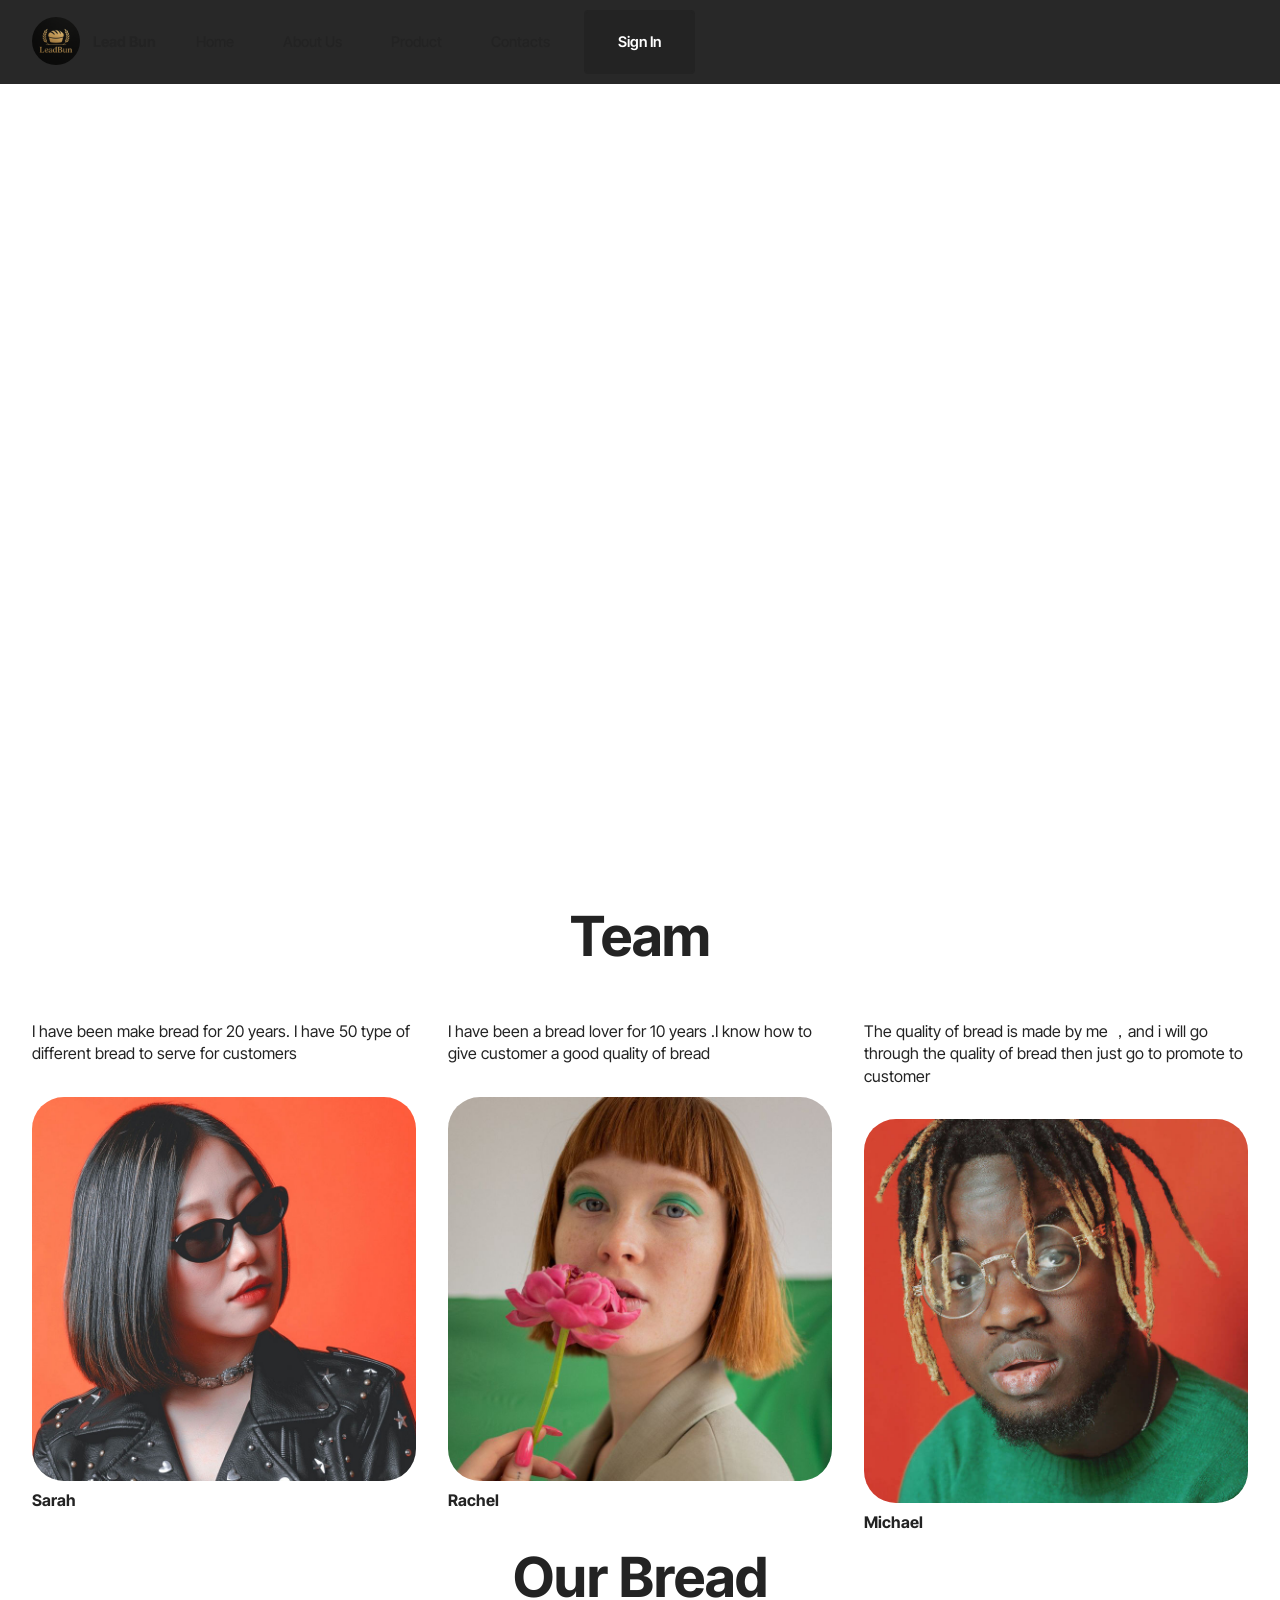
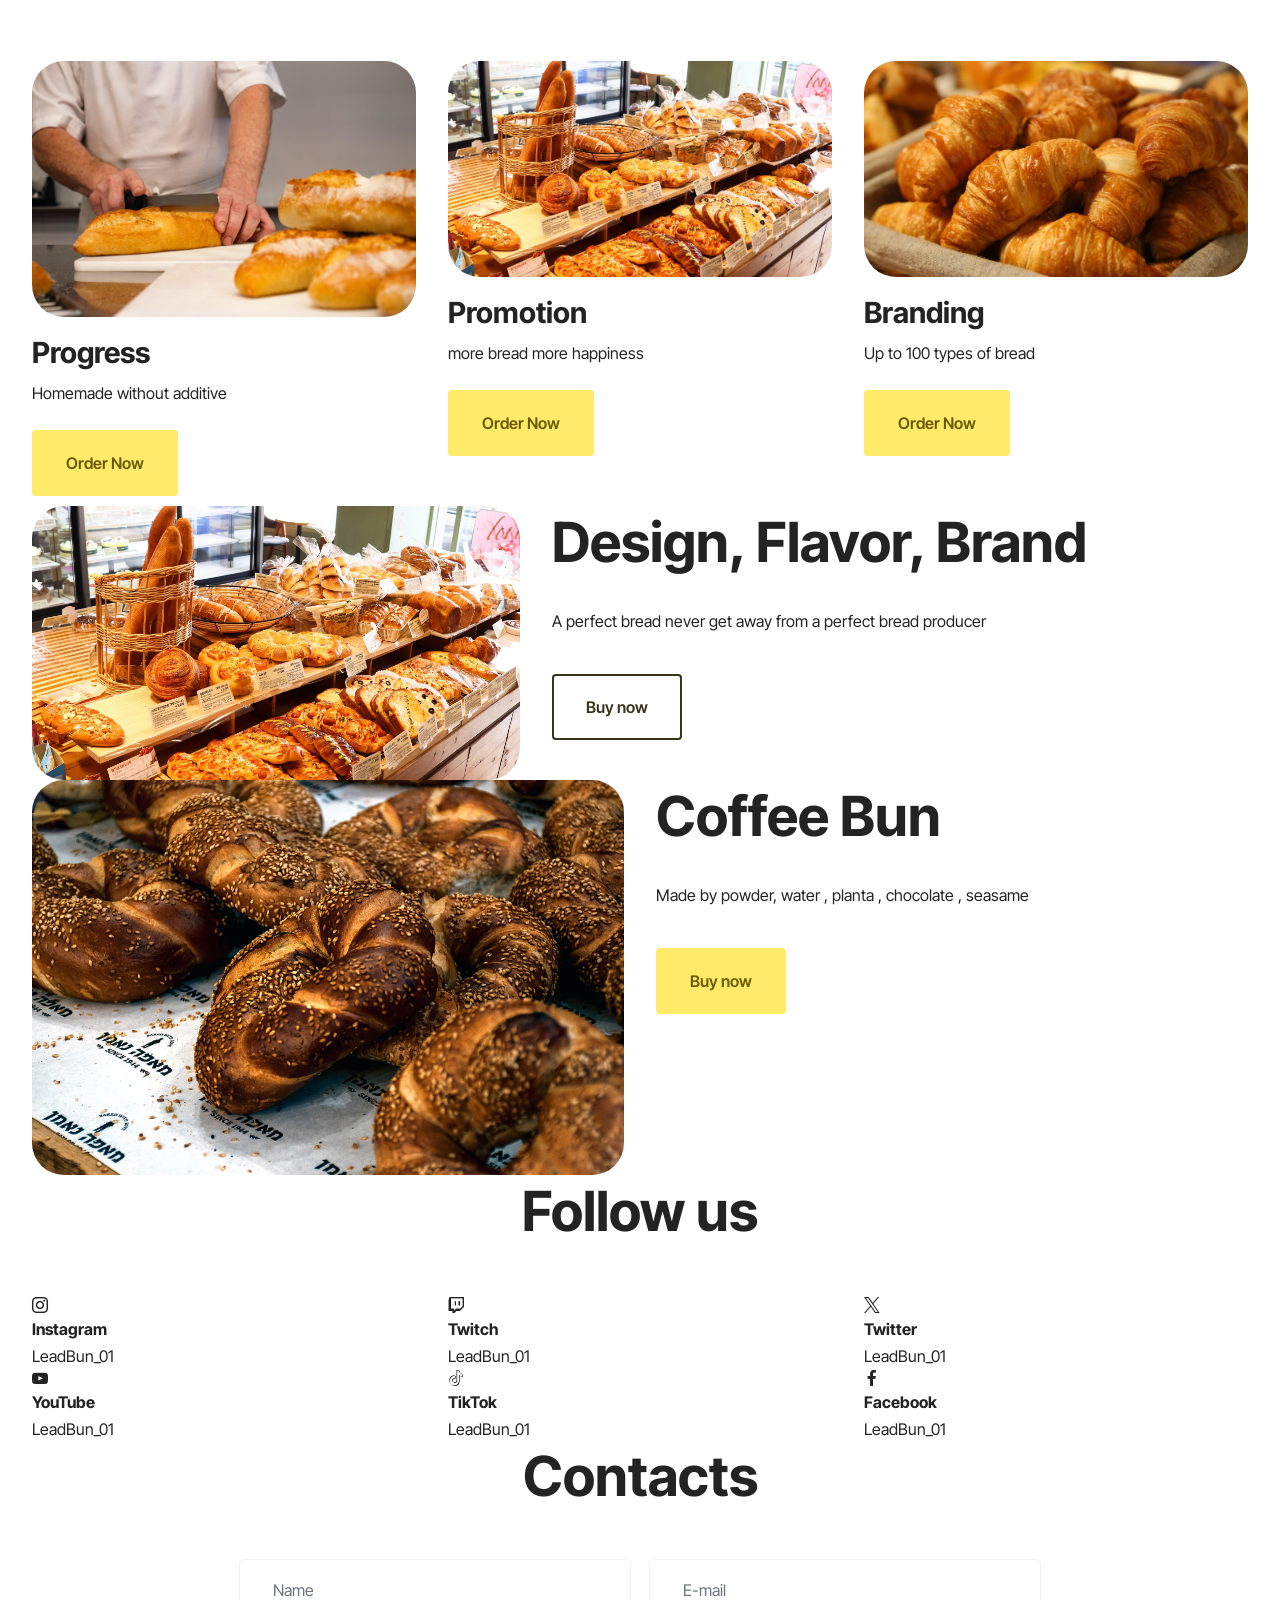
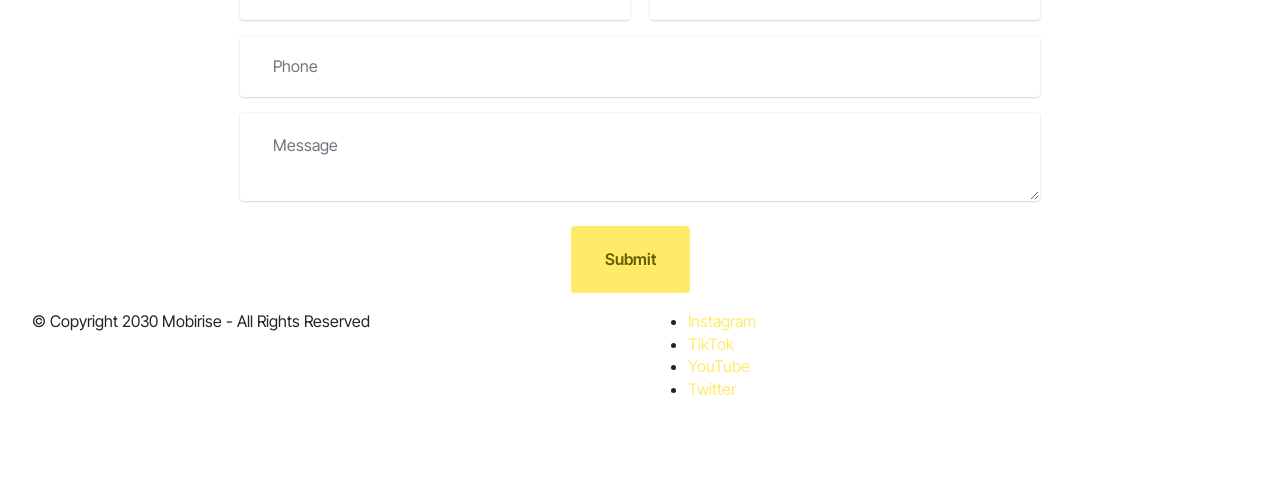
<file: page3.html>
<!DOCTYPE html>
<html  >
<head>
  <!-- Site made with Mobirise Website Builder v6.1.4, https://mobirise.com -->
  <meta charset="UTF-8">
  <meta http-equiv="X-UA-Compatible" content="IE=edge">
  <meta name="generator" content="Mobirise v6.1.4, mobirise.com">
  <meta name="viewport" content="width=device-width, initial-scale=1, minimum-scale=1">
  <link rel="shortcut icon" href="assets/images/9b58b9ac-4dff-45e2-8f97-2c76e20f9015.png" type="image/x-icon">
  <meta name="description" content="Crafted with warmth & elegance ，
Softness can be sophisticated">
  
  
  <title>Product</title>
  <link rel="stylesheet" href="assets/web/assets/mobirise-icons2/mobirise2.css">
  <link rel="stylesheet" href="assets/bootstrap/css/bootstrap.min.css">
  <link rel="stylesheet" href="assets/parallax/jarallax.css">
  <link rel="stylesheet" href="assets/animatecss/animate.css">
  <link rel="stylesheet" href="assets/dropdown/css/style.css">
  <link rel="stylesheet" href="assets/socicon/css/styles.css">
  <link rel="stylesheet" href="assets/theme/css/style.css">
  <link rel="preload" href="https://fonts.googleapis.com/css?family=Inter+Tight:100,200,300,400,500,600,700,800,900,100i,200i,300i,400i,500i,600i,700i,800i,900i&display=swap" as="style" onload="this.onload=null;this.rel='stylesheet'">
  <noscript><link rel="stylesheet" href="https://fonts.googleapis.com/css?family=Inter+Tight:100,200,300,400,500,600,700,800,900,100i,200i,300i,400i,500i,600i,700i,800i,900i&display=swap"></noscript>
  <link rel="preload" as="style" href="assets/mobirise/css/mbr-additional.css?v=u1cbpg"><link rel="stylesheet" href="assets/mobirise/css/mbr-additional.css?v=u1cbpg" type="text/css">

  
  
  
</head>
<body>
  
  <section data-bs-version="5.1" class="menu menu2 cid-uZ6BkzrpwA" once="menu" id="menu02-6u">
	

	<nav class="navbar navbar-dropdown navbar-fixed-top navbar-expand-lg">
		<div class="container">
			<div class="navbar-brand">
				<span class="navbar-logo">
					<a href="https://mobiri.se">
						<img src="assets/images/9b58b9ac-4dff-45e2-8f97-2c76e20f9015.png" alt="Mobirise Website Builder" style="height: 3rem;">
					</a>
				</span>
				<span class="navbar-caption-wrap"><a class="navbar-caption text-black display-4" href="https://mobiri.se">Lead Bun</a></span>
			</div>
			<button class="navbar-toggler" type="button" data-toggle="collapse" data-bs-toggle="collapse" data-target="#navbarSupportedContent" data-bs-target="#navbarSupportedContent" aria-controls="navbarNavAltMarkup" aria-expanded="false" aria-label="Toggle navigation">
				<div class="hamburger">
					<span></span>
					<span></span>
					<span></span>
					<span></span>
				</div>
			</button>
			<div class="collapse navbar-collapse" id="navbarSupportedContent">
				<ul class="navbar-nav nav-dropdown" data-app-modern-menu="true"><li class="nav-item">
						<a class="nav-link link text-black text-primary display-4" href="httpsmobiri.se.html#top" aria-expanded="false">Home</a>
					</li><li class="nav-item"><a class="nav-link link text-black text-primary display-4" href="page2.html#header09-6m" aria-expanded="false">About Us</a></li>
					<li class="nav-item">
						<a class="nav-link link text-black text-primary display-4" href="page3.html#header09-6v" aria-expanded="false">Product</a>
					</li>
					<li class="nav-item">
						<a class="nav-link link text-black text-primary display-4" href="page4.html#header09-74" aria-expanded="false">Contacts</a>
					</li></ul>
				
				<div class="navbar-buttons mbr-section-btn"><a class="btn btn-black display-4" href="#">Sign In</a></div>
			</div>
		</div>
	</nav>
</section>

<section data-bs-version="5.1" class="header09 startm5 cid-uZ6BkA2GCR mbr-fullscreen mbr-parallax-background" id="header09-6v">	
    
	
	
	<div class="container-fluid">
		<div class="row">
			<div class="content-wrap col-12 col-md-8">
				<h1 class="mbr-section-title mbr-fonts-style mbr-white mb-4 display-1">
					<strong>Fresh, Healthy, Yummy</strong><strong><br></strong></h1>
				
				<p class="mbr-fonts-style mbr-text mbr-white mb-4 display-7">
					A new day start from a new bread<br>A new day must have a fresh bread<br></p>
				
			</div>
		</div>
	</div>
</section>

<section data-bs-version="5.1" class="people04 cid-uZ6BkAvn8F" id="people04-6w">
	
	
	<div class="container">
		<div class="row mb-5 justify-content-center">
			<div class="col-12 mb-0 content-head">
				<h3 class="mbr-section-title mbr-fonts-style align-center mb-0 display-2">
					<strong>Team</strong></h3>
				
			</div>
		</div>
		<div class="row mbr-masonry" data-masonry="{&quot;percentPosition&quot;: true }">
			<div class="item features-without-image col-12 col-md-6 col-lg-4 active">
				<div class="item-wrapper">
					<div class="card-box align-left">
						<p class="card-text mbr-fonts-style display-7">
							I have been make bread for 20 years. I have 50 type of different bread to serve for customers</p>
						<div class="img-wrapper mt-4 mb-2">
							<img src="assets/images/team1.jpg" alt="" data-slide-to="0" data-bs-slide-to="0">
						</div>
						<h5 class="card-title mbr-fonts-style display-7">
							<strong>Sarah</strong>
						</h5>
					</div>
				</div>
			</div><div class="item features-without-image col-12 col-md-6 col-lg-4">
				<div class="item-wrapper">
					<div class="card-box align-left">
						<p class="card-text mbr-fonts-style display-7">
							I have been a bread lover for 10 years .I know how to give customer a good quality of bread</p>
						<div class="img-wrapper mt-4 mb-2">
							<img src="assets/images/team2.jpg" data-slide-to="1" data-bs-slide-to="1" alt="">
						</div>
						<h5 class="card-title mbr-fonts-style display-7">
							<strong>Rachel</strong>
						</h5>
					</div>
				</div>
			</div>
			
			<div class="item features-without-image col-12 col-md-6 col-lg-4">
				<div class="item-wrapper">
					<div class="card-box align-left">
						<p class="card-text mbr-fonts-style display-7">The quality of bread is made by me ，and i will go through the quality of bread then just go to promote to customer<br></p>
						<div class="img-wrapper mt-4 mb-2">
							<img src="assets/images/team6.jpg" data-slide-to="2" data-bs-slide-to="2" alt="">
						</div>
						<h5 class="card-title mbr-fonts-style display-7">
							<strong>Michael</strong>
						</h5>
					</div>
				</div>
			</div>
			
			
			
		</div>
	</div>
</section>

<section data-bs-version="5.1" class="features03 cid-uZ6BkBa1Sm" id="features03-6x">
	
	
	<div class="container">
		<div class="row justify-content-center mb-5">
			<div class="col-12 content-head">
				<div class="mbr-section-head">
					<h4 class="mbr-section-title mbr-fonts-style align-center mb-0 display-2">
						<strong>Our Bread</strong></h4>
					
				</div>
			</div>
		</div>
		<div class="row">
			<div class="item features-image col-12 col-md-6 col-lg-4 active">
				<div class="item-wrapper">
					<div class="item-img mb-3">
						<img src="assets/images/mbr-3.jpg" alt="Mobirise Website Builder" title="">
					</div>
					<div class="item-content align-left">
						<h5 class="item-title mbr-fonts-style mt-0 mb-2 display-5">
							<strong>Progress</strong></h5>
						<p class="mbr-text mbr-fonts-style mb-3 display-7">Homemade without additive<br></p>
						<div class="mbr-section-btn item-footer"><a href="page8.html#form02-4n" class="btn item-btn btn-primary display-7">Order Now</a></div>
					</div>
				</div>
			</div>
			<div class="item features-image col-12 col-md-6 col-lg-4">
				<div class="item-wrapper">
					<div class="item-img mb-3">
						<img src="assets/images/mbr-4.jpg" alt="Mobirise Website Builder" title="" data-slide-to="1" data-bs-slide-to="1">
					</div>
					<div class="item-content align-left">
						<h5 class="item-title mbr-fonts-style mb-2 mt-0 display-5">
							<strong>Promotion</strong>
						</h5>
						<p class="mbr-text mbr-fonts-style mb-3 display-7">
						more bread more happiness<br>
						</p>
						<div class="mbr-section-btn item-footer"><a href="page8.html#form02-4n" class="btn item-btn btn-primary display-7">Order Now</a></div>
					</div>
				</div>
			</div>
			<div class="item features-image col-12 col-md-6 col-lg-4">
				<div class="item-wrapper">
					<div class="item-img mb-3">
						<img src="assets/images/mbr-5.jpg" alt="Mobirise Website Builder" title="" data-slide-to="2" data-bs-slide-to="2">
					</div>
					<div class="item-content align-left">
						<h5 class="item-title mbr-fonts-style mb-2 mt-0 display-5">
						    <strong>Branding</strong>
						</h5>
						<p class="mbr-text mbr-fonts-style mb-3 display-7">
						Up to 100 types of bread<br>
						</p>
						<div class="mbr-section-btn item-footer"><a href="page8.html#form02-4n" class="btn item-btn btn-primary display-7">Order Now</a></div>
					</div>
				</div>
			</div>
		</div>
	</div>
</section>

<section data-bs-version="5.1" class="start article2 cid-uZ6BkBJ72A" id="article02-6y">
	

	
	

	<div class="container">
		<div class="row justify-content-center">
			<div class="col-12 col-md-12 col-lg-5 image-wrapper">
				<img class="w-100" src="assets/images/mbr-4.jpg" alt="Mobirise Website Builder">
			</div>
			<div class="col-12 col-md-12 col-lg">
				<div class="text-wrapper align-left">
					<h1 class="mbr-section-title mbr-fonts-style mb-4 display-2">
						<strong>Design, Flavor, Brand</strong></h1>
					<p class="mbr-text align-left mbr-fonts-style mb-4 display-7">
					A perfect bread never get away from a perfect bread producer</p>
					<div class="mbr-section-btn align-left mt-3"><a class="btn btn-success-outline display-7" href="page9.html#form02-4x">Buy now</a></div>
				</div>
			</div>
		</div>
	</div>
</section>

<section data-bs-version="5.1" class="features024 cid-uZ6BkCc5tF" id="features024-6z">
  

  
  

  <div class="container">
    <div class="row justify-content-center align-items-center">
      <div class="col-12">
        <div class="card-wrapper">
          <div class="row">
            <div class="col-12 col-md-12 col-lg-6 image-wrapper">
              <img class="w-100" src="assets/images/mbr-15.jpg" alt="Mobirise Website Builder">
            </div>
            <div class="col-12 col-lg col-md-12">
              <div class="text-wrapper align-left">
                <h5 class="mbr-section-title mbr-fonts-style mb-4 display-2"><strong>Coffee Bun</strong></h5>
                
                <p class="mbr-text mbr-fonts-style mb-4 display-7">Made by powder, water , planta , chocolate , seasame</p>
                <div class="mbr-section-btn mt-3"><a class="btn btn-lg btn-primary display-7" href="page9.html#form02-4x">Buy now</a></div>
              </div>
            </div>
          </div>
        </div>
      </div>
    </div>
  </div>
</section>

<section data-bs-version="5.1" class="social02 cid-uZ6BkCFNAi" id="social02-70">
	

	
	<div class="mbr-overlay" style="opacity: 0.5; background-color: rgb(255, 255, 255);"></div>
	<div class="container">
		<div class="row justify-content-center">
			<div class="col-12 content-head">
				<div class="mb-5">
					<h5 class="mbr-section-title mbr-fonts-style align-center mb-0 display-2">
						<strong>Follow us</strong>
					</h5>
					
				</div>
			</div>
		</div>
		<div class="row">
			<div class="item features-without-image col-12 col-md-6 col-lg-4">
				<div class="item-wrapper">
					<span class="mbr-iconfont m-auto socicon-instagram socicon"></span>
					<div class="card-box">
						<h4 class="card-title mbr-fonts-style mb-1 display-7">
							<strong>Instagram</strong>
						</h4>
						<h5 class="card-text mbr-fonts-style display-7">
							LeadBun_01</h5>
					</div>
				</div>
			</div>
			<div class="item features-without-image col-12 col-md-6 col-lg-4">
				<div class="item-wrapper">
					<span class="mbr-iconfont m-auto socicon-twitch socicon"></span>
					<div class="card-box">
						<h4 class="card-title mbr-fonts-style mb-1 display-7">
							<strong>Twitch</strong>
						</h4>
						<h5 class="card-text mbr-fonts-style display-7">
							LeadBun_01
						</h5>
					</div>
				</div>
			</div>
			<div class="item features-without-image col-12 col-md-6 col-lg-4">
				<div class="item-wrapper">
					<span class="mbr-iconfont m-auto socicon-twitter socicon"></span>
					<div class="card-box">
						<h4 class="card-title mbr-fonts-style mb-1 display-7">
							<strong>Twitter</strong>
						</h4>
						<h5 class="card-text mbr-fonts-style display-7">
							LeadBun_01
						</h5>
					</div>
				</div>
			</div>
			<div class="item features-without-image col-12 col-md-6 col-lg-4">
				<div class="item-wrapper">
					<span class="mbr-iconfont m-auto socicon-youtube socicon"></span>
					<div class="card-box">
						<h4 class="card-title mbr-fonts-style mb-1 display-7">
							<strong>YouTube</strong>
						</h4>
						<h5 class="card-text mbr-fonts-style display-7">
							LeadBun_01
						</h5>
					</div>
				</div>
			</div>
			<div class="item features-without-image col-12 col-md-6 col-lg-4">
				<div class="item-wrapper">
					<span class="mbr-iconfont m-auto socicon-tiktok socicon"></span>
					<div class="card-box">
						<h4 class="card-title mbr-fonts-style mb-1 display-7">
							<strong>TikTok</strong></h4>
						<h5 class="card-text mbr-fonts-style display-7">
							LeadBun_01
						</h5>
					</div>
				</div>
			</div>
			<div class="item features-without-image col-12 col-md-6 col-lg-4">
				<div class="item-wrapper">
					<span class="mbr-iconfont m-auto socicon-facebook socicon"></span>
					<div class="card-box">
						<h4 class="card-title mbr-fonts-style mb-1 display-7">
							<strong>Facebook</strong>
						</h4>
						<h5 class="card-text mbr-fonts-style display-7">
							LeadBun_01
						</h5>
					</div>
				</div>
			</div>
		</div>
	</div>
</section>

<section data-bs-version="5.1" class="form5 cid-uZ6BkDeolR" id="form02-71">
    
    
    <div class="container">
        <div class="row justify-content-center">
            <div class="col-12 content-head">
                <div class="mbr-section-head mb-5">
                    <h3 class="mbr-section-title mbr-fonts-style align-center mb-0 display-2">
                        <strong>Contacts</strong>
                    </h3>
                    
                </div>
            </div>
        </div>
        <div class="row justify-content-center">
            <div class="col-lg-8 mx-auto mbr-form" data-form-type="formoid">
                <form action="https://mobirise.eu/" method="POST" class="mbr-form form-with-styler" data-form-title="Form Name"><input type="hidden" name="email" data-form-email="true" value="n9hWyyGpBEAJQxHfPc8CKKEmLQKrjuLATOX1faFzv4Sl+Z61wiODPMbg5HgPvRMyRiv3VqEmbNzSKpblEWtDbWIOYCdh8wnIrdiIS6guCrA1bPUAX23Phd1vIuUJZw6k">
                    <div class="row">
                        <div hidden="hidden" data-form-alert="" class="alert alert-success col-12">Thanks for filling out the form!</div>
                        <div hidden="hidden" data-form-alert-danger="" class="alert alert-danger col-12">
                            Oops...! some problem!
                        </div>
                    </div>
                    <div class="dragArea row">
                        <div class="col-md col-sm-12 form-group mb-3" data-for="name">
                            <input type="text" name="name" placeholder="Name" data-form-field="name" class="form-control" value="" id="name-form02-71">
                        </div>
                        <div class="col-md col-sm-12 form-group mb-3" data-for="email">
                            <input type="email" name="email" placeholder="E-mail" data-form-field="email" class="form-control" value="" id="email-form02-71">
                        </div>
                        <div class="col-12 form-group mb-3" data-for="phone">
                            <input type="tel" name="phone" placeholder="Phone" data-form-field="phone" class="form-control" value="" id="phone-form02-71">
                        </div>
                        <div class="col-12 form-group mb-3" data-for="textarea">
                            <textarea name="textarea" placeholder="Message" data-form-field="textarea" class="form-control" id="textarea-form02-71"></textarea>
                        </div>
                        <div class="col-lg-12 col-md-12 col-sm-12 align-center mbr-section-btn"><button type="submit" class="btn btn-primary display-7">Submit</button></div>
                    </div>
                </form>
            </div>
        </div>
    </div>
</section>

<section data-bs-version="5.1" class="footer2 cid-uZ6BkDEXQ8" once="footers" id="footer02-72">
    

    
    

    <div class="container">
        <div class="row">
            <div class="col-12 col-lg-6 center mt-2 mb-3">
                <p class="mbr-fonts-style copyright mb-0 display-7">
                    © Copyright 2030 Mobirise - All Rights Reserved
                </p>
            </div>
            <div class="col-12 col-lg-6 center">
                <div class="row-links mt-2 mb-3">
                    <ul class="row-links-soc">
                        
                        
                        
                        
                    <li class="row-links-soc-item mbr-fonts-style display-7">
                            <a href="#" class="text-primary">Instagram</a>
                        </li><li class="row-links-soc-item mbr-fonts-style display-7">
                            <a href="#" class="text-primary">TikTok</a>
                        </li><li class="row-links-soc-item mbr-fonts-style display-7">
                            <a href="#" class="text-primary">YouTube</a>
                        </li><li class="row-links-soc-item mbr-fonts-style display-7">
                            <a href="#" class="text-primary">Twitter</a>
                        </li></ul>
                </div>
            </div>
        </div>
    </div>
</section><section class="display-7" style="padding: 0;align-items: center;justify-content: center;flex-wrap: wrap;    align-content: center;display: flex;position: relative;height: 4rem;"><a href="https://mobiri.se/" style="flex: 1 1;height: 4rem;position: absolute;width: 100%;z-index: 1;"><img alt="" style="height: 4rem;" src="[data-uri]"></a><p style="margin: 0;text-align: center;" class="display-7">&#8204;</p><a style="z-index:1" href="https://mobirise.com/builder/ai-website-builder.html">AI Website Builder</a></section><script src="assets/bootstrap/js/bootstrap.bundle.min.js"></script>  <script src="assets/parallax/jarallax.js"></script>  <script src="assets/smoothscroll/smooth-scroll.js"></script>  <script src="assets/ytplayer/index.js"></script>  <script src="assets/dropdown/js/navbar-dropdown.js"></script>  <script src="assets/masonry/masonry.pkgd.min.js"></script>  <script src="assets/imagesloaded/imagesloaded.pkgd.min.js"></script>  <script src="assets/theme/js/script.js"></script>  <script src="assets/formoid/formoid.min.js"></script>  
  
  
 <div id="scrollToTop" class="scrollToTop mbr-arrow-up"><a style="text-align: center;"><i class="mbr-arrow-up-icon mbr-arrow-up-icon-cm cm-icon cm-icon-smallarrow-up"></i></a></div>
    <input name="animation" type="hidden">
  </body>
</html>
</file>
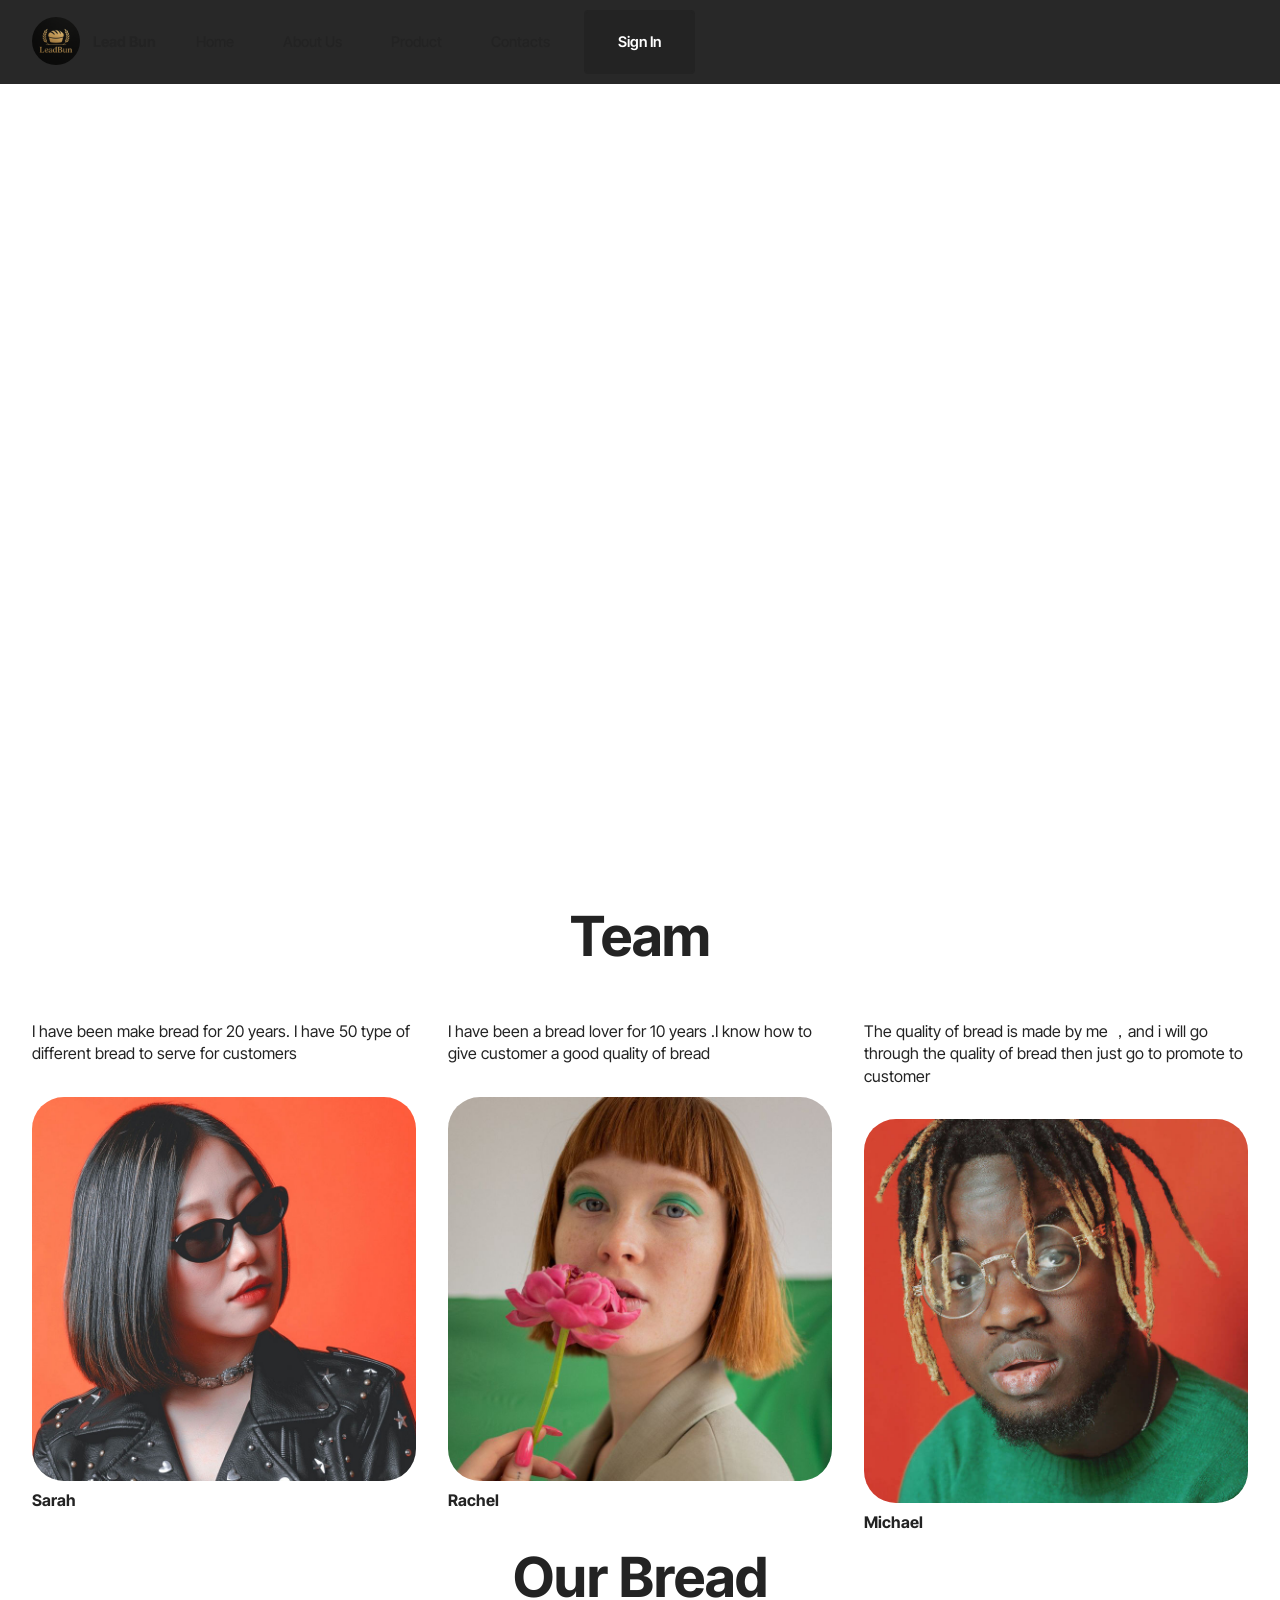
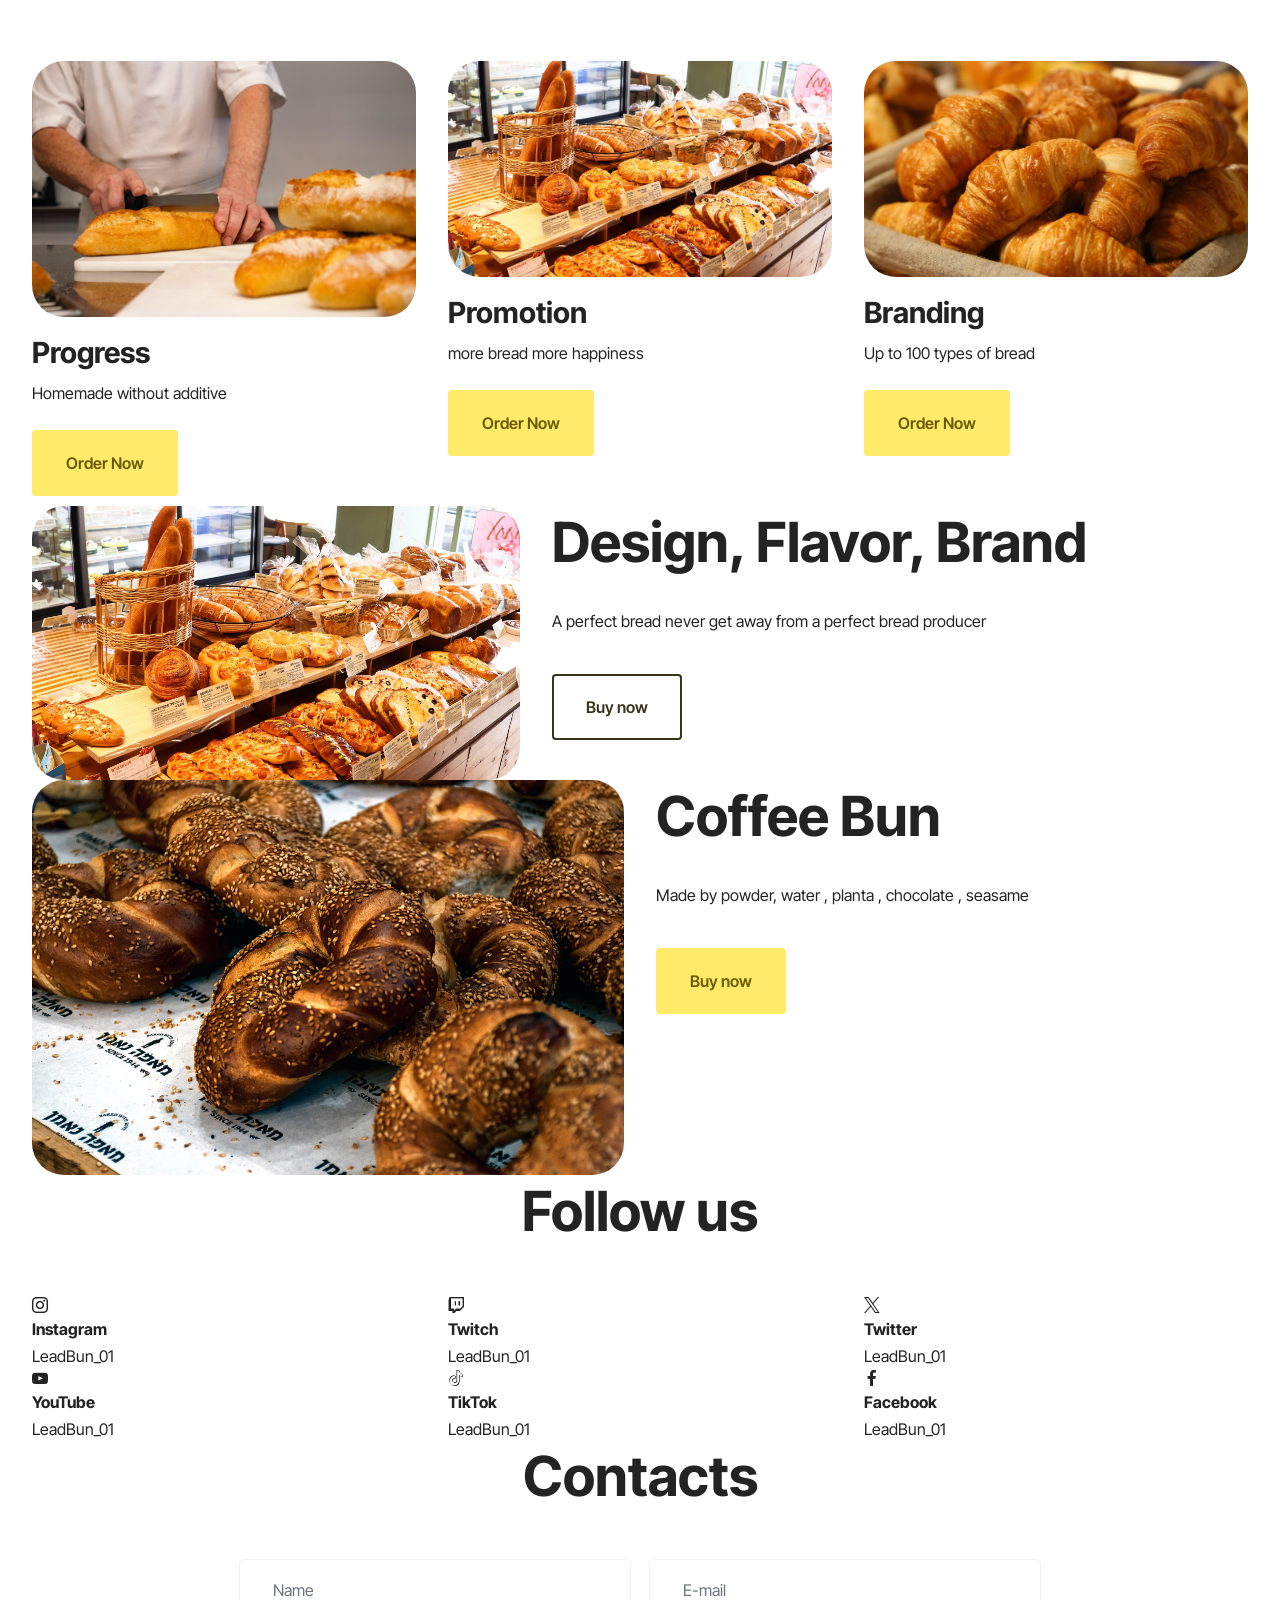
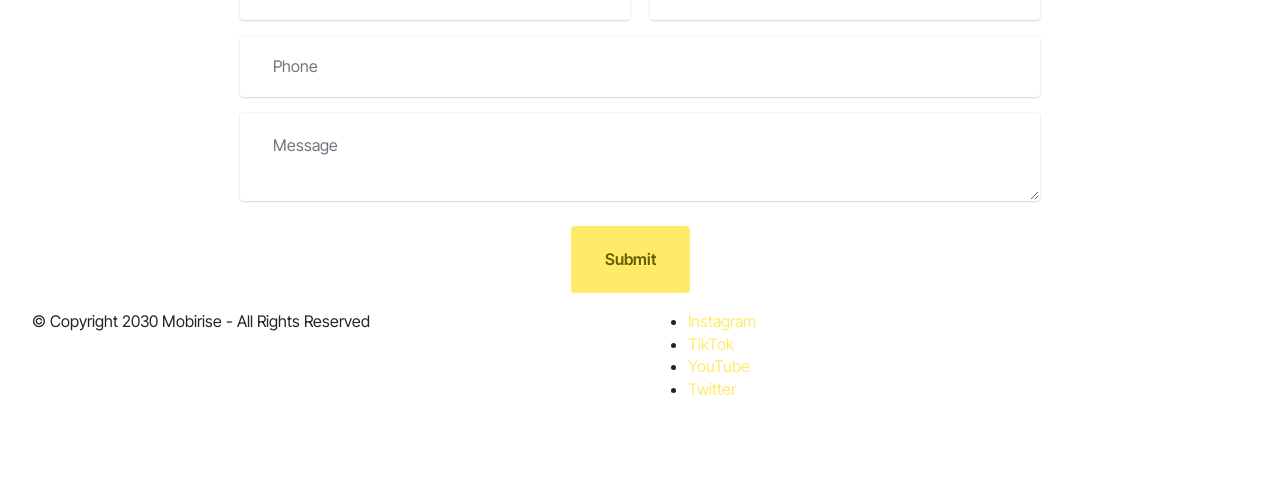
<file: page4.html>
<!DOCTYPE html>
<html  >
<head>
  <!-- Site made with Mobirise Website Builder v6.1.4, https://mobirise.com -->
  <meta charset="UTF-8">
  <meta http-equiv="X-UA-Compatible" content="IE=edge">
  <meta name="generator" content="Mobirise v6.1.4, mobirise.com">
  <meta name="viewport" content="width=device-width, initial-scale=1, minimum-scale=1">
  <link rel="shortcut icon" href="assets/images/9b58b9ac-4dff-45e2-8f97-2c76e20f9015.png" type="image/x-icon">
  <meta name="description" content="Crafted with warmth & elegance ，
Softness can be sophisticated">
  
  
  <title>Contact</title>
  <link rel="stylesheet" href="assets/web/assets/mobirise-icons2/mobirise2.css">
  <link rel="stylesheet" href="assets/bootstrap/css/bootstrap.min.css">
  <link rel="stylesheet" href="assets/parallax/jarallax.css">
  <link rel="stylesheet" href="assets/animatecss/animate.css">
  <link rel="stylesheet" href="assets/dropdown/css/style.css">
  <link rel="stylesheet" href="assets/socicon/css/styles.css">
  <link rel="stylesheet" href="assets/theme/css/style.css">
  <link rel="preload" href="https://fonts.googleapis.com/css?family=Inter+Tight:100,200,300,400,500,600,700,800,900,100i,200i,300i,400i,500i,600i,700i,800i,900i&display=swap" as="style" onload="this.onload=null;this.rel='stylesheet'">
  <noscript><link rel="stylesheet" href="https://fonts.googleapis.com/css?family=Inter+Tight:100,200,300,400,500,600,700,800,900,100i,200i,300i,400i,500i,600i,700i,800i,900i&display=swap"></noscript>
  <link rel="preload" as="style" href="assets/mobirise/css/mbr-additional.css?v=Nguf55"><link rel="stylesheet" href="assets/mobirise/css/mbr-additional.css?v=Nguf55" type="text/css">

  
  
  
</head>
<body>
  
  <section data-bs-version="5.1" class="menu menu2 cid-uZ6BlOLxro" once="menu" id="menu02-73">
	

	<nav class="navbar navbar-dropdown navbar-fixed-top navbar-expand-lg">
		<div class="container">
			<div class="navbar-brand">
				<span class="navbar-logo">
					<a href="https://mobiri.se">
						<img src="assets/images/9b58b9ac-4dff-45e2-8f97-2c76e20f9015.png" alt="Mobirise Website Builder" style="height: 3rem;">
					</a>
				</span>
				<span class="navbar-caption-wrap"><a class="navbar-caption text-black display-4" href="https://mobiri.se">Lead Bun</a></span>
			</div>
			<button class="navbar-toggler" type="button" data-toggle="collapse" data-bs-toggle="collapse" data-target="#navbarSupportedContent" data-bs-target="#navbarSupportedContent" aria-controls="navbarNavAltMarkup" aria-expanded="false" aria-label="Toggle navigation">
				<div class="hamburger">
					<span></span>
					<span></span>
					<span></span>
					<span></span>
				</div>
			</button>
			<div class="collapse navbar-collapse" id="navbarSupportedContent">
				<ul class="navbar-nav nav-dropdown" data-app-modern-menu="true"><li class="nav-item">
						<a class="nav-link link text-black text-primary display-4" href="httpsmobiri.se.html#top" aria-expanded="false">Home</a>
					</li><li class="nav-item"><a class="nav-link link text-black text-primary display-4" href="page2.html#header09-6m" aria-expanded="false">About Us</a></li>
					<li class="nav-item">
						<a class="nav-link link text-black text-primary display-4" href="page3.html#header09-6v" aria-expanded="false">Product</a>
					</li>
					<li class="nav-item">
						<a class="nav-link link text-black text-primary display-4" href="page4.html#header09-74" aria-expanded="false">Contacts</a>
					</li></ul>
				
				<div class="navbar-buttons mbr-section-btn"><a class="btn btn-black display-4" href="#">Sign In</a></div>
			</div>
		</div>
	</nav>
</section>

<section data-bs-version="5.1" class="header09 startm5 cid-uZ6BlPkvyQ mbr-fullscreen mbr-parallax-background" id="header09-74">	
    
	
	
	<div class="container-fluid">
		<div class="row">
			<div class="content-wrap col-12 col-md-8">
				<h1 class="mbr-section-title mbr-fonts-style mbr-white mb-4 display-1">
					<strong>Fresh, Healthy, Yummy</strong><strong><br></strong></h1>
				
				<p class="mbr-fonts-style mbr-text mbr-white mb-4 display-7">
					A new day start from a new bread<br>A new day must have a fresh bread<br></p>
				
			</div>
		</div>
	</div>
</section>

<section data-bs-version="5.1" class="people04 cid-uZ6BlPIlQo" id="people04-75">
	
	
	<div class="container">
		<div class="row mb-5 justify-content-center">
			<div class="col-12 mb-0 content-head">
				<h3 class="mbr-section-title mbr-fonts-style align-center mb-0 display-2">
					<strong>Team</strong></h3>
				
			</div>
		</div>
		<div class="row mbr-masonry" data-masonry="{&quot;percentPosition&quot;: true }">
			<div class="item features-without-image col-12 col-md-6 col-lg-4 active">
				<div class="item-wrapper">
					<div class="card-box align-left">
						<p class="card-text mbr-fonts-style display-7">
							I have been make bread for 20 years. I have 50 type of different bread to serve for customers</p>
						<div class="img-wrapper mt-4 mb-2">
							<img src="assets/images/team1.jpg" alt="" data-slide-to="0" data-bs-slide-to="0">
						</div>
						<h5 class="card-title mbr-fonts-style display-7">
							<strong>Sarah</strong>
						</h5>
					</div>
				</div>
			</div><div class="item features-without-image col-12 col-md-6 col-lg-4">
				<div class="item-wrapper">
					<div class="card-box align-left">
						<p class="card-text mbr-fonts-style display-7">
							I have been a bread lover for 10 years .I know how to give customer a good quality of bread</p>
						<div class="img-wrapper mt-4 mb-2">
							<img src="assets/images/team2.jpg" data-slide-to="1" data-bs-slide-to="1" alt="">
						</div>
						<h5 class="card-title mbr-fonts-style display-7">
							<strong>Rachel</strong>
						</h5>
					</div>
				</div>
			</div>
			
			<div class="item features-without-image col-12 col-md-6 col-lg-4">
				<div class="item-wrapper">
					<div class="card-box align-left">
						<p class="card-text mbr-fonts-style display-7">The quality of bread is made by me ，and i will go through the quality of bread then just go to promote to customer<br></p>
						<div class="img-wrapper mt-4 mb-2">
							<img src="assets/images/team6.jpg" data-slide-to="2" data-bs-slide-to="2" alt="">
						</div>
						<h5 class="card-title mbr-fonts-style display-7">
							<strong>Michael</strong>
						</h5>
					</div>
				</div>
			</div>
			
			
			
		</div>
	</div>
</section>

<section data-bs-version="5.1" class="features03 cid-uZ6BlQsnq5" id="features03-76">
	
	
	<div class="container">
		<div class="row justify-content-center mb-5">
			<div class="col-12 content-head">
				<div class="mbr-section-head">
					<h4 class="mbr-section-title mbr-fonts-style align-center mb-0 display-2">
						<strong>Our Bread</strong></h4>
					
				</div>
			</div>
		</div>
		<div class="row">
			<div class="item features-image col-12 col-md-6 col-lg-4 active">
				<div class="item-wrapper">
					<div class="item-img mb-3">
						<img src="assets/images/mbr-3.jpg" alt="Mobirise Website Builder" title="">
					</div>
					<div class="item-content align-left">
						<h5 class="item-title mbr-fonts-style mt-0 mb-2 display-5">
							<strong>Progress</strong></h5>
						<p class="mbr-text mbr-fonts-style mb-3 display-7">Homemade without additive<br></p>
						<div class="mbr-section-btn item-footer"><a href="page8.html#form02-4n" class="btn item-btn btn-primary display-7">Order Now</a></div>
					</div>
				</div>
			</div>
			<div class="item features-image col-12 col-md-6 col-lg-4">
				<div class="item-wrapper">
					<div class="item-img mb-3">
						<img src="assets/images/mbr-4.jpg" alt="Mobirise Website Builder" title="" data-slide-to="1" data-bs-slide-to="1">
					</div>
					<div class="item-content align-left">
						<h5 class="item-title mbr-fonts-style mb-2 mt-0 display-5">
							<strong>Promotion</strong>
						</h5>
						<p class="mbr-text mbr-fonts-style mb-3 display-7">
						more bread more happiness<br>
						</p>
						<div class="mbr-section-btn item-footer"><a href="page8.html#form02-4n" class="btn item-btn btn-primary display-7">Order Now</a></div>
					</div>
				</div>
			</div>
			<div class="item features-image col-12 col-md-6 col-lg-4">
				<div class="item-wrapper">
					<div class="item-img mb-3">
						<img src="assets/images/mbr-5.jpg" alt="Mobirise Website Builder" title="" data-slide-to="2" data-bs-slide-to="2">
					</div>
					<div class="item-content align-left">
						<h5 class="item-title mbr-fonts-style mb-2 mt-0 display-5">
						    <strong>Branding</strong>
						</h5>
						<p class="mbr-text mbr-fonts-style mb-3 display-7">
						Up to 100 types of bread<br>
						</p>
						<div class="mbr-section-btn item-footer"><a href="page8.html#form02-4n" class="btn item-btn btn-primary display-7">Order Now</a></div>
					</div>
				</div>
			</div>
		</div>
	</div>
</section>

<section data-bs-version="5.1" class="start article2 cid-uZ6BlR5gRK" id="article02-77">
	

	
	

	<div class="container">
		<div class="row justify-content-center">
			<div class="col-12 col-md-12 col-lg-5 image-wrapper">
				<img class="w-100" src="assets/images/mbr-4.jpg" alt="Mobirise Website Builder">
			</div>
			<div class="col-12 col-md-12 col-lg">
				<div class="text-wrapper align-left">
					<h1 class="mbr-section-title mbr-fonts-style mb-4 display-2">
						<strong>Design, Flavor, Brand</strong></h1>
					<p class="mbr-text align-left mbr-fonts-style mb-4 display-7">
					A perfect bread never get away from a perfect bread producer</p>
					<div class="mbr-section-btn align-left mt-3"><a class="btn btn-success-outline display-7" href="page9.html#form02-4x">Buy now</a></div>
				</div>
			</div>
		</div>
	</div>
</section>

<section data-bs-version="5.1" class="features024 cid-uZ6BlRBL16" id="features024-78">
  

  
  

  <div class="container">
    <div class="row justify-content-center align-items-center">
      <div class="col-12">
        <div class="card-wrapper">
          <div class="row">
            <div class="col-12 col-md-12 col-lg-6 image-wrapper">
              <img class="w-100" src="assets/images/mbr-15.jpg" alt="Mobirise Website Builder">
            </div>
            <div class="col-12 col-lg col-md-12">
              <div class="text-wrapper align-left">
                <h5 class="mbr-section-title mbr-fonts-style mb-4 display-2"><strong>Coffee Bun</strong></h5>
                
                <p class="mbr-text mbr-fonts-style mb-4 display-7">Made by powder, water , planta , chocolate , seasame</p>
                <div class="mbr-section-btn mt-3"><a class="btn btn-lg btn-primary display-7" href="page9.html#form02-4x">Buy now</a></div>
              </div>
            </div>
          </div>
        </div>
      </div>
    </div>
  </div>
</section>

<section data-bs-version="5.1" class="social02 cid-uZ6BlS0MWq" id="social02-79">
	

	
	<div class="mbr-overlay" style="opacity: 0.5; background-color: rgb(255, 255, 255);"></div>
	<div class="container">
		<div class="row justify-content-center">
			<div class="col-12 content-head">
				<div class="mb-5">
					<h5 class="mbr-section-title mbr-fonts-style align-center mb-0 display-2">
						<strong>Follow us</strong>
					</h5>
					
				</div>
			</div>
		</div>
		<div class="row">
			<div class="item features-without-image col-12 col-md-6 col-lg-4">
				<div class="item-wrapper">
					<span class="mbr-iconfont m-auto socicon-instagram socicon"></span>
					<div class="card-box">
						<h4 class="card-title mbr-fonts-style mb-1 display-7">
							<strong>Instagram</strong>
						</h4>
						<h5 class="card-text mbr-fonts-style display-7">
							LeadBun_01</h5>
					</div>
				</div>
			</div>
			<div class="item features-without-image col-12 col-md-6 col-lg-4">
				<div class="item-wrapper">
					<span class="mbr-iconfont m-auto socicon-twitch socicon"></span>
					<div class="card-box">
						<h4 class="card-title mbr-fonts-style mb-1 display-7">
							<strong>Twitch</strong>
						</h4>
						<h5 class="card-text mbr-fonts-style display-7">
							LeadBun_01
						</h5>
					</div>
				</div>
			</div>
			<div class="item features-without-image col-12 col-md-6 col-lg-4">
				<div class="item-wrapper">
					<span class="mbr-iconfont m-auto socicon-twitter socicon"></span>
					<div class="card-box">
						<h4 class="card-title mbr-fonts-style mb-1 display-7">
							<strong>Twitter</strong>
						</h4>
						<h5 class="card-text mbr-fonts-style display-7">
							LeadBun_01
						</h5>
					</div>
				</div>
			</div>
			<div class="item features-without-image col-12 col-md-6 col-lg-4">
				<div class="item-wrapper">
					<span class="mbr-iconfont m-auto socicon-youtube socicon"></span>
					<div class="card-box">
						<h4 class="card-title mbr-fonts-style mb-1 display-7">
							<strong>YouTube</strong>
						</h4>
						<h5 class="card-text mbr-fonts-style display-7">
							LeadBun_01
						</h5>
					</div>
				</div>
			</div>
			<div class="item features-without-image col-12 col-md-6 col-lg-4">
				<div class="item-wrapper">
					<span class="mbr-iconfont m-auto socicon-tiktok socicon"></span>
					<div class="card-box">
						<h4 class="card-title mbr-fonts-style mb-1 display-7">
							<strong>TikTok</strong></h4>
						<h5 class="card-text mbr-fonts-style display-7">
							LeadBun_01
						</h5>
					</div>
				</div>
			</div>
			<div class="item features-without-image col-12 col-md-6 col-lg-4">
				<div class="item-wrapper">
					<span class="mbr-iconfont m-auto socicon-facebook socicon"></span>
					<div class="card-box">
						<h4 class="card-title mbr-fonts-style mb-1 display-7">
							<strong>Facebook</strong>
						</h4>
						<h5 class="card-text mbr-fonts-style display-7">
							LeadBun_01
						</h5>
					</div>
				</div>
			</div>
		</div>
	</div>
</section>

<section data-bs-version="5.1" class="form5 cid-uZ6BlSycsh" id="form02-7a">
    
    
    <div class="container">
        <div class="row justify-content-center">
            <div class="col-12 content-head">
                <div class="mbr-section-head mb-5">
                    <h3 class="mbr-section-title mbr-fonts-style align-center mb-0 display-2">
                        <strong>Contacts</strong>
                    </h3>
                    
                </div>
            </div>
        </div>
        <div class="row justify-content-center">
            <div class="col-lg-8 mx-auto mbr-form" data-form-type="formoid">
                <form action="https://mobirise.eu/" method="POST" class="mbr-form form-with-styler" data-form-title="Form Name"><input type="hidden" name="email" data-form-email="true" value="2pOm9Bl7IhoGNBYudCl7I4sZrctczmATsB7qdPOCcZs1l5eYoTTyBGm9alFNjnWSjZ+qBSAuteRKBLV/0lmHOnOCKh7CnZWK3Qd2/euQANw4PeYw7Iz4PG8zHV+OnT3Y">
                    <div class="row">
                        <div hidden="hidden" data-form-alert="" class="alert alert-success col-12">Thanks for filling out the form!</div>
                        <div hidden="hidden" data-form-alert-danger="" class="alert alert-danger col-12">
                            Oops...! some problem!
                        </div>
                    </div>
                    <div class="dragArea row">
                        <div class="col-md col-sm-12 form-group mb-3" data-for="name">
                            <input type="text" name="name" placeholder="Name" data-form-field="name" class="form-control" value="" id="name-form02-7a">
                        </div>
                        <div class="col-md col-sm-12 form-group mb-3" data-for="email">
                            <input type="email" name="email" placeholder="E-mail" data-form-field="email" class="form-control" value="" id="email-form02-7a">
                        </div>
                        <div class="col-12 form-group mb-3" data-for="phone">
                            <input type="tel" name="phone" placeholder="Phone" data-form-field="phone" class="form-control" value="" id="phone-form02-7a">
                        </div>
                        <div class="col-12 form-group mb-3" data-for="textarea">
                            <textarea name="textarea" placeholder="Message" data-form-field="textarea" class="form-control" id="textarea-form02-7a"></textarea>
                        </div>
                        <div class="col-lg-12 col-md-12 col-sm-12 align-center mbr-section-btn"><button type="submit" class="btn btn-primary display-7">Submit</button></div>
                    </div>
                </form>
            </div>
        </div>
    </div>
</section>

<section data-bs-version="5.1" class="footer2 cid-uZ6BlT2UYS" once="footers" id="footer02-7b">
    

    
    

    <div class="container">
        <div class="row">
            <div class="col-12 col-lg-6 center mt-2 mb-3">
                <p class="mbr-fonts-style copyright mb-0 display-7">
                    © Copyright 2030 Mobirise - All Rights Reserved
                </p>
            </div>
            <div class="col-12 col-lg-6 center">
                <div class="row-links mt-2 mb-3">
                    <ul class="row-links-soc">
                        
                        
                        
                        
                    <li class="row-links-soc-item mbr-fonts-style display-7">
                            <a href="#" class="text-primary">Instagram</a>
                        </li><li class="row-links-soc-item mbr-fonts-style display-7">
                            <a href="#" class="text-primary">TikTok</a>
                        </li><li class="row-links-soc-item mbr-fonts-style display-7">
                            <a href="#" class="text-primary">YouTube</a>
                        </li><li class="row-links-soc-item mbr-fonts-style display-7">
                            <a href="#" class="text-primary">Twitter</a>
                        </li></ul>
                </div>
            </div>
        </div>
    </div>
</section><section class="display-7" style="padding: 0;align-items: center;justify-content: center;flex-wrap: wrap;    align-content: center;display: flex;position: relative;height: 4rem;"><a href="https://mobiri.se/" style="flex: 1 1;height: 4rem;position: absolute;width: 100%;z-index: 1;"><img alt="" style="height: 4rem;" src="[data-uri]"></a><p style="margin: 0;text-align: center;" class="display-7">&#8204;</p><a style="z-index:1" href="https://mobirise.com/builder/no-code-website-builder.html">No Code Website Builder</a></section><script src="assets/bootstrap/js/bootstrap.bundle.min.js"></script>  <script src="assets/parallax/jarallax.js"></script>  <script src="assets/smoothscroll/smooth-scroll.js"></script>  <script src="assets/ytplayer/index.js"></script>  <script src="assets/dropdown/js/navbar-dropdown.js"></script>  <script src="assets/masonry/masonry.pkgd.min.js"></script>  <script src="assets/imagesloaded/imagesloaded.pkgd.min.js"></script>  <script src="assets/theme/js/script.js"></script>  <script src="assets/formoid/formoid.min.js"></script>  
  
  
 <div id="scrollToTop" class="scrollToTop mbr-arrow-up"><a style="text-align: center;"><i class="mbr-arrow-up-icon mbr-arrow-up-icon-cm cm-icon cm-icon-smallarrow-up"></i></a></div>
    <input name="animation" type="hidden">
  </body>
</html>
</file>
<file: assets/web/assets/mobirise-icons2/mobirise2.css>
@font-face {
  font-family: 'Moririse2';
  font-display: swap;
  src:  url('mobirise2.eot?f2bix4');
  src:  url('mobirise2.eot?f2bix4#iefix') format('embedded-opentype'),
    url('mobirise2.ttf?f2bix4') format('truetype'),
    url('mobirise2.woff?f2bix4') format('woff'),
    url('mobirise2.svg?f2bix4#mobirise2') format('svg');
  font-weight: normal;
  font-style: normal;
}

[class^="mobi-"], [class*=" mobi-"] {
  /* use !important to prevent issues with browser extensions that change fonts */
  font-family: 'Moririse2' !important;
  speak: none;
  font-style: normal;
  font-weight: normal;
  font-variant: normal;
  text-transform: none;
  line-height: 1;

  /* Better Font Rendering =========== */
  -webkit-font-smoothing: antialiased;
  -moz-osx-font-smoothing: grayscale;
}

.mobi-mbri-add-submenu:before {
  content: "\e900";
}
.mobi-mbri-alert:before {
  content: "\e901";
}
.mobi-mbri-align-center:before {
  content: "\e902";
}
.mobi-mbri-align-justify:before {
  content: "\e903";
}
.mobi-mbri-align-left:before {
  content: "\e904";
}
.mobi-mbri-align-right:before {
  content: "\e905";
}
.mobi-mbri-android:before {
  content: "\e906";
}
.mobi-mbri-apple:before {
  content: "\e907";
}
.mobi-mbri-arrow-down:before {
  content: "\e908";
}
.mobi-mbri-arrow-next:before {
  content: "\e909";
}
.mobi-mbri-arrow-prev:before {
  content: "\e90a";
}
.mobi-mbri-arrow-up:before {
  content: "\e90b";
}
.mobi-mbri-bold:before {
  content: "\e90c";
}
.mobi-mbri-bookmark:before {
  content: "\e90d";
}
.mobi-mbri-bootstrap:before {
  content: "\e90e";
}
.mobi-mbri-briefcase:before {
  content: "\e90f";
}
.mobi-mbri-browse:before {
  content: "\e910";
}
.mobi-mbri-bulleted-list:before {
  content: "\e911";
}
.mobi-mbri-calendar:before {
  content: "\e912";
}
.mobi-mbri-camera:before {
  content: "\e913";
}
.mobi-mbri-cart-add:before {
  content: "\e914";
}
.mobi-mbri-cart-full:before {
  content: "\e915";
}
.mobi-mbri-cash:before {
  content: "\e916";
}
.mobi-mbri-change-style:before {
  content: "\e917";
}
.mobi-mbri-chat:before {
  content: "\e918";
}
.mobi-mbri-clock:before {
  content: "\e919";
}
.mobi-mbri-close:before {
  content: "\e91a";
}
.mobi-mbri-cloud:before {
  content: "\e91b";
}
.mobi-mbri-code:before {
  content: "\e91c";
}
.mobi-mbri-contact-form:before {
  content: "\e91d";
}
.mobi-mbri-credit-card:before {
  content: "\e91e";
}
.mobi-mbri-cursor-click:before {
  content: "\e91f";
}
.mobi-mbri-cust-feedback:before {
  content: "\e920";
}
.mobi-mbri-database:before {
  content: "\e921";
}
.mobi-mbri-delivery:before {
  content: "\e922";
}
.mobi-mbri-desktop:before {
  content: "\e923";
}
.mobi-mbri-devices:before {
  content: "\e924";
}
.mobi-mbri-down:before {
  content: "\e925";
}
.mobi-mbri-download-2:before {
  content: "\e926";
}
.mobi-mbri-download:before {
  content: "\e927";
}
.mobi-mbri-drag-n-drop-2:before {
  content: "\e928";
}
.mobi-mbri-drag-n-drop:before {
  content: "\e929";
}
.mobi-mbri-edit-2:before {
  content: "\e92a";
}
.mobi-mbri-edit:before {
  content: "\e92b";
}
.mobi-mbri-error:before {
  content: "\e92c";
}
.mobi-mbri-extension:before {
  content: "\e92d";
}
.mobi-mbri-features:before {
  content: "\e92e";
}
.mobi-mbri-file:before {
  content: "\e92f";
}
.mobi-mbri-flag:before {
  content: "\e930";
}
.mobi-mbri-folder:before {
  content: "\e931";
}
.mobi-mbri-gift:before {
  content: "\e932";
}
.mobi-mbri-github:before {
  content: "\e933";
}
.mobi-mbri-globe-2:before {
  content: "\e934";
}
.mobi-mbri-globe:before {
  content: "\e935";
}
.mobi-mbri-growing-chart:before {
  content: "\e936";
}
.mobi-mbri-hearth:before {
  content: "\e937";
}
.mobi-mbri-help:before {
  content: "\e938";
}
.mobi-mbri-home:before {
  content: "\e939";
}
.mobi-mbri-hot-cup:before {
  content: "\e93a";
}
.mobi-mbri-idea:before {
  content: "\e93b";
}
.mobi-mbri-image-gallery:before {
  content: "\e93c";
}
.mobi-mbri-image-slider:before {
  content: "\e93d";
}
.mobi-mbri-info:before {
  content: "\e93e";
}
.mobi-mbri-italic:before {
  content: "\e93f";
}
.mobi-mbri-key:before {
  content: "\e940";
}
.mobi-mbri-laptop:before {
  content: "\e941";
}
.mobi-mbri-layers:before {
  content: "\e942";
}
.mobi-mbri-left-right:before {
  content: "\e943";
}
.mobi-mbri-left:before {
  content: "\e944";
}
.mobi-mbri-letter:before {
  content: "\e945";
}
.mobi-mbri-like:before {
  content: "\e946";
}
.mobi-mbri-link:before {
  content: "\e947";
}
.mobi-mbri-lock:before {
  content: "\e948";
}
.mobi-mbri-login:before {
  content: "\e949";
}
.mobi-mbri-logout:before {
  content: "\e94a";
}
.mobi-mbri-magic-stick:before {
  content: "\e94b";
}
.mobi-mbri-map-pin:before {
  content: "\e94c";
}
.mobi-mbri-menu:before {
  content: "\e94d";
}
.mobi-mbri-mobile-2:before {
  content: "\e94e";
}
.mobi-mbri-mobile-horizontal:before {
  content: "\e94f";
}
.mobi-mbri-mobile:before {
  content: "\e950";
}
.mobi-mbri-mobirise:before {
  content: "\e951";
}
.mobi-mbri-more-horizontal:before {
  content: "\e952";
}
.mobi-mbri-more-vertical:before {
  content: "\e953";
}
.mobi-mbri-music:before {
  content: "\e954";
}
.mobi-mbri-new-file:before {
  content: "\e955";
}
.mobi-mbri-numbered-list:before {
  content: "\e956";
}
.mobi-mbri-opened-folder:before {
  content: "\e957";
}
.mobi-mbri-pages:before {
  content: "\e958";
}
.mobi-mbri-paper-plane:before {
  content: "\e959";
}
.mobi-mbri-paperclip:before {
  content: "\e95a";
}
.mobi-mbri-phone:before {
  content: "\e95b";
}
.mobi-mbri-photo:before {
  content: "\e95c";
}
.mobi-mbri-photos:before {
  content: "\e95d";
}
.mobi-mbri-pin:before {
  content: "\e95e";
}
.mobi-mbri-play:before {
  content: "\e95f";
}
.mobi-mbri-plus:before {
  content: "\e960";
}
.mobi-mbri-preview:before {
  content: "\e961";
}
.mobi-mbri-print:before {
  content: "\e962";
}
.mobi-mbri-protect:before {
  content: "\e963";
}
.mobi-mbri-question:before {
  content: "\e964";
}
.mobi-mbri-quote-left:before {
  content: "\e965";
}
.mobi-mbri-quote-right:before {
  content: "\e966";
}
.mobi-mbri-redo:before {
  content: "\e967";
}
.mobi-mbri-refresh:before {
  content: "\e968";
}
.mobi-mbri-responsive-2:before {
  content: "\e969";
}
.mobi-mbri-responsive:before {
  content: "\e96a";
}
.mobi-mbri-right:before {
  content: "\e96b";
}
.mobi-mbri-rocket:before {
  content: "\e96c";
}
.mobi-mbri-sad-face:before {
  content: "\e96d";
}
.mobi-mbri-sale:before {
  content: "\e96e";
}
.mobi-mbri-save:before {
  content: "\e96f";
}
.mobi-mbri-search:before {
  content: "\e970";
}
.mobi-mbri-setting-2:before {
  content: "\e971";
}
.mobi-mbri-setting-3:before {
  content: "\e972";
}
.mobi-mbri-setting:before {
  content: "\e973";
}
.mobi-mbri-share:before {
  content: "\e974";
}
.mobi-mbri-shopping-bag:before {
  content: "\e975";
}
.mobi-mbri-shopping-basket:before {
  content: "\e976";
}
.mobi-mbri-shopping-cart:before {
  content: "\e977";
}
.mobi-mbri-sites:before {
  content: "\e978";
}
.mobi-mbri-smile-face:before {
  content: "\e979";
}
.mobi-mbri-speed:before {
  content: "\e97a";
}
.mobi-mbri-star:before {
  content: "\e97b";
}
.mobi-mbri-success:before {
  content: "\e97c";
}
.mobi-mbri-sun:before {
  content: "\e97d";
}
.mobi-mbri-sun2:before {
  content: "\e97e";
}
.mobi-mbri-tablet-vertical:before {
  content: "\e97f";
}
.mobi-mbri-tablet:before {
  content: "\e980";
}
.mobi-mbri-target:before {
  content: "\e981";
}
.mobi-mbri-timer:before {
  content: "\e982";
}
.mobi-mbri-to-ftp:before {
  content: "\e983";
}
.mobi-mbri-to-local-drive:before {
  content: "\e984";
}
.mobi-mbri-touch-swipe:before {
  content: "\e985";
}
.mobi-mbri-touch:before {
  content: "\e986";
}
.mobi-mbri-trash:before {
  content: "\e987";
}
.mobi-mbri-underline:before {
  content: "\e988";
}
.mobi-mbri-undo:before {
  content: "\e989";
}
.mobi-mbri-unlink:before {
  content: "\e98a";
}
.mobi-mbri-unlock:before {
  content: "\e98b";
}
.mobi-mbri-up-down:before {
  content: "\e98c";
}
.mobi-mbri-up:before {
  content: "\e98d";
}
.mobi-mbri-update:before {
  content: "\e98e";
}
.mobi-mbri-upload-2:before {
  content: "\e98f";
}
.mobi-mbri-upload:before {
  content: "\e990";
}
.mobi-mbri-user-2:before {
  content: "\e991";
}
.mobi-mbri-user:before {
  content: "\e992";
}
.mobi-mbri-users:before {
  content: "\e993";
}
.mobi-mbri-video-play:before {
  content: "\e994";
}
.mobi-mbri-video:before {
  content: "\e995";
}
.mobi-mbri-watch:before {
  content: "\e996";
}
.mobi-mbri-website-theme-2:before {
  content: "\e997";
}
.mobi-mbri-website-theme:before {
  content: "\e998";
}
.mobi-mbri-wifi:before {
  content: "\e999";
}
.mobi-mbri-windows:before {
  content: "\e99a";
}
.mobi-mbri-zoom-in:before {
  content: "\e99b";
}
.mobi-mbri-zoom-out:before {
  content: "\e99c";
}
</file>
<file: assets/parallax/jarallax.css>
.jarallax {
    position: relative;
    z-index: 0;
}
.jarallax > .jarallax-img {
    position: absolute;
    object-fit: cover;
    /* support for plugin https://github.com/bfred-it/object-fit-images */
    font-family: 'object-fit: cover;';
    top: 0;
    left: 0;
    width: 100%;
    height: 100%;
    z-index: -1;
}
</file>
<file: assets/dropdown/css/style.css>
.navbar-dropdown {
  left: 0;
  padding: 0;
  position: absolute;
  right: 0;
  top: 0;
  transition: all 0.45s ease;
  z-index: 1030;
  background: #282828; }
  .navbar-dropdown .navbar-logo {
    margin-right: 0.8rem;
    transition: margin 0.3s ease-in-out;
    vertical-align: middle; }
    .navbar-dropdown .navbar-logo img {
      height: 3.125rem;
      transition: all 0.3s ease-in-out; }
    .navbar-dropdown .navbar-logo.mbr-iconfont {
      font-size: 3.125rem;
      line-height: 3.125rem; }
  .navbar-dropdown .navbar-caption {
    font-weight: 700;
    white-space: normal;
    vertical-align: -4px;
    line-height: 3.125rem !important; }
    .navbar-dropdown .navbar-caption, .navbar-dropdown .navbar-caption:hover {
      color: inherit;
      text-decoration: none; }
  .navbar-dropdown .mbr-iconfont + .navbar-caption {
    vertical-align: -1px; }
  .navbar-dropdown.navbar-fixed-top {
    position: fixed; }
  .navbar-dropdown .navbar-brand span {
    vertical-align: -4px; }
  .navbar-dropdown.bg-color.transparent {
    background: none; }
  .navbar-dropdown.navbar-short .navbar-brand {
    padding: 0.625rem 0; }
    .navbar-dropdown.navbar-short .navbar-brand span {
      vertical-align: -1px; }
  .navbar-dropdown.navbar-short .navbar-caption {
    line-height: 2.375rem !important;
    vertical-align: -2px; }
  .navbar-dropdown.navbar-short .navbar-logo {
    margin-right: 0.5rem; }
    .navbar-dropdown.navbar-short .navbar-logo img {
      height: 2.375rem; }
    .navbar-dropdown.navbar-short .navbar-logo.mbr-iconfont {
      font-size: 2.375rem;
      line-height: 2.375rem; }
  .navbar-dropdown.navbar-short .mbr-table-cell {
    height: 3.625rem; }
  .navbar-dropdown .navbar-close {
    left: 0.6875rem;
    position: fixed;
    top: 0.75rem;
    z-index: 1000; }
  .navbar-dropdown .hamburger-icon {
    content: "";
    display: inline-block;
    vertical-align: middle;
    width: 16px;
    -webkit-box-shadow: 0 -6px 0 1px #282828,0 0 0 1px #282828,0 6px 0 1px #282828;
    -moz-box-shadow: 0 -6px 0 1px #282828,0 0 0 1px #282828,0 6px 0 1px #282828;
    box-shadow: 0 -6px 0 1px #282828,0 0 0 1px #282828,0 6px 0 1px #282828; }

.dropdown-menu .dropdown-toggle[data-toggle="dropdown-submenu"]::after {
  border-bottom: 0.35em solid transparent;
  border-left: 0.35em solid;
  border-right: 0;
  border-top: 0.35em solid transparent;
  margin-left: 0.3rem; }

.dropdown-menu .dropdown-item:focus {
  outline: 0; }

.nav-dropdown {
  font-size: 0.75rem;
  font-weight: 500;
  height: auto !important; }
  .nav-dropdown .nav-btn {
    padding-left: 1rem; }
  .nav-dropdown .link {
    margin: .667em 1.667em;
    font-weight: 500;
    padding: 0;
    transition: color .2s ease-in-out; }
    .nav-dropdown .link.dropdown-toggle {
      margin-right: 2.583em; }
      .nav-dropdown .link.dropdown-toggle::after {
        margin-left: .25rem;
        border-top: 0.35em solid;
        border-right: 0.35em solid transparent;
        border-left: 0.35em solid transparent;
        border-bottom: 0; }
      .nav-dropdown .link.dropdown-toggle[aria-expanded="true"] {
        margin: 0;
        padding: 0.667em 3.263em  0.667em 1.667em; }
  .nav-dropdown .link::after,
  .nav-dropdown .dropdown-item::after {
    color: inherit; }
  .nav-dropdown .btn {
    font-size: 0.75rem;
    font-weight: 700;
    letter-spacing: 0;
    margin-bottom: 0;
    padding-left: 1.25rem;
    padding-right: 1.25rem; }
  .nav-dropdown .dropdown-menu {
    border-radius: 0;
    border: 0;
    left: 0;
    margin: 0;
    padding-bottom: 1.25rem;
    padding-top: 1.25rem;
    position: relative; }
  .nav-dropdown .dropdown-submenu {
    margin-left: 0.125rem;
    top: 0; }
  .nav-dropdown .dropdown-item {
    font-weight: 500;
    line-height: 2;
    padding: 0.3846em 4.615em 0.3846em 1.5385em;
    position: relative;
    transition: color .2s ease-in-out, background-color .2s ease-in-out; }
    .nav-dropdown .dropdown-item::after {
      margin-top: -0.3077em;
      position: absolute;
      right: 1.1538em;
      top: 50%; }
    .nav-dropdown .dropdown-item:focus, .nav-dropdown .dropdown-item:hover {
      background: none; }

@media (max-width: 767px) {
  .nav-dropdown.navbar-toggleable-sm {
    bottom: 0;
    display: none;
    left: 0;
    overflow-x: hidden;
    position: fixed;
    top: 0;
    transform: translateX(-100%);
    -ms-transform: translateX(-100%);
    -webkit-transform: translateX(-100%);
    width: 18.75rem;
    z-index: 999; } }
.nav-dropdown.navbar-toggleable-xl {
  bottom: 0;
  display: none;
  left: 0;
  overflow-x: hidden;
  position: fixed;
  top: 0;
  transform: translateX(-100%);
  -ms-transform: translateX(-100%);
  -webkit-transform: translateX(-100%);
  width: 18.75rem;
  z-index: 999; }

.nav-dropdown-sm {
  display: block !important;
  overflow-x: hidden;
  overflow: auto;
  padding-top: 3.875rem; }
  .nav-dropdown-sm::after {
    content: "";
    display: block;
    height: 3rem;
    width: 100%; }
  .nav-dropdown-sm.collapse.in ~ .navbar-close {
    display: block !important; }
  .nav-dropdown-sm.collapsing, .nav-dropdown-sm.collapse.in {
    transform: translateX(0);
    -ms-transform: translateX(0);
    -webkit-transform: translateX(0);
    transition: all 0.25s ease-out;
    -webkit-transition: all 0.25s ease-out;
    background: #282828; }
  .nav-dropdown-sm.collapsing[aria-expanded="false"] {
    transform: translateX(-100%);
    -ms-transform: translateX(-100%);
    -webkit-transform: translateX(-100%); }
  .nav-dropdown-sm .nav-item {
    display: block;
    margin-left: 0 !important;
    padding-left: 0; }
  .nav-dropdown-sm .link,
  .nav-dropdown-sm .dropdown-item {
    border-top: 1px dotted rgba(255, 255, 255, 0.1);
    font-size: 0.8125rem;
    line-height: 1.6;
    margin: 0 !important;
    padding: 0.875rem 2.4rem 0.875rem 1.5625rem !important;
    position: relative;
    white-space: normal; }
    .nav-dropdown-sm .link:focus, .nav-dropdown-sm .link:hover,
    .nav-dropdown-sm .dropdown-item:focus,
    .nav-dropdown-sm .dropdown-item:hover {
      background: rgba(0, 0, 0, 0.2) !important;
      color: #c0a375; }
  .nav-dropdown-sm .nav-btn {
    position: relative;
    padding: 1.5625rem 1.5625rem 0 1.5625rem; }
    .nav-dropdown-sm .nav-btn::before {
      border-top: 1px dotted rgba(255, 255, 255, 0.1);
      content: "";
      left: 0;
      position: absolute;
      top: 0;
      width: 100%; }
    .nav-dropdown-sm .nav-btn + .nav-btn {
      padding-top: 0.625rem; }
      .nav-dropdown-sm .nav-btn + .nav-btn::before {
        display: none; }
  .nav-dropdown-sm .btn {
    padding: 0.625rem 0; }
  .nav-dropdown-sm .dropdown-toggle[data-toggle="dropdown-submenu"]::after {
    margin-left: .25rem;
    border-top: 0.35em solid;
    border-right: 0.35em solid transparent;
    border-left: 0.35em solid transparent;
    border-bottom: 0; }
  .nav-dropdown-sm .dropdown-toggle[data-toggle="dropdown-submenu"][aria-expanded="true"]::after {
    border-top: 0;
    border-right: 0.35em solid transparent;
    border-left: 0.35em solid transparent;
    border-bottom: 0.35em solid; }
  .nav-dropdown-sm .dropdown-menu {
    margin: 0;
    padding: 0;
    position: relative;
    top: 0;
    left: 0;
    width: 100%;
    border: 0;
    float: none;
    border-radius: 0;
    background: none; }
  .nav-dropdown-sm .dropdown-submenu {
    left: 100%;
    margin-left: 0.125rem;
    margin-top: -1.25rem;
    top: 0; }

.navbar-toggleable-sm .nav-dropdown .dropdown-menu {
  position: absolute; }

.navbar-toggleable-sm .nav-dropdown .dropdown-submenu {
  left: 100%;
  margin-left: 0.125rem;
  margin-top: -1.25rem;
  top: 0; }

.navbar-toggleable-sm.opened .nav-dropdown .dropdown-menu {
  position: relative; }

.navbar-toggleable-sm.opened .nav-dropdown .dropdown-submenu {
  left: 0;
  margin-left: 00rem;
  margin-top: 0rem;
  top: 0; }

.is-builder .nav-dropdown.collapsing {
  transition: none !important; }
</file>
<file: assets/socicon/css/styles.css>
@charset "UTF-8";

@font-face {
  font-family: 'Socicon';
  src:  url('../fonts/socicon.eot');
  src:  url('../fonts/socicon.eot?#iefix') format('embedded-opentype'),
    url('../fonts/socicon.woff2') format('woff2'),
    url('../fonts/socicon.ttf') format('truetype'),
    url('../fonts/socicon.woff') format('woff'),
    url('../fonts/socicon.svg#socicon') format('svg');
  font-weight: normal;
  font-style: normal;
  font-display: swap;
}

[data-icon]:before {
  font-family: "socicon" !important;
  content: attr(data-icon);
  font-style: normal !important;
  font-weight: normal !important;
  font-variant: normal !important;
  text-transform: none !important;
  speak: none;
  line-height: 1;
  -webkit-font-smoothing: antialiased;
  -moz-osx-font-smoothing: grayscale;
}

[class^="socicon-"], [class*=" socicon-"] {
  /* use !important to prevent issues with browser extensions that change fonts */
  font-family: 'Socicon' !important;
  speak: none;
  font-style: normal;
  font-weight: normal;
  font-variant: normal;
  text-transform: none;
  line-height: 1;

  /* Better Font Rendering =========== */
  -webkit-font-smoothing: antialiased;
  -moz-osx-font-smoothing: grayscale;
}

.socicon-500px:before {
  content: "\e000";
}
.socicon-8tracks:before {
  content: "\e001";
}
.socicon-airbnb:before {
  content: "\e002";
}
.socicon-alliance:before {
  content: "\e003";
}
.socicon-amazon:before {
  content: "\e004";
}
.socicon-amplement:before {
  content: "\e005";
}
.socicon-android:before {
  content: "\e006";
}
.socicon-angellist:before {
  content: "\e007";
}
.socicon-apple:before {
  content: "\e008";
}
.socicon-appnet:before {
  content: "\e009";
}
.socicon-baidu:before {
  content: "\e00a";
}
.socicon-bandcamp:before {
  content: "\e00b";
}
.socicon-battlenet:before {
  content: "\e00c";
}
.socicon-mixer:before {
  content: "\e00d";
}
.socicon-bebee:before {
  content: "\e00e";
}
.socicon-bebo:before {
  content: "\e00f";
}
.socicon-behance:before {
  content: "\e010";
}
.socicon-blizzard:before {
  content: "\e011";
}
.socicon-blogger:before {
  content: "\e012";
}
.socicon-buffer:before {
  content: "\e013";
}
.socicon-chrome:before {
  content: "\e014";
}
.socicon-coderwall:before {
  content: "\e015";
}
.socicon-curse:before {
  content: "\e016";
}
.socicon-dailymotion:before {
  content: "\e017";
}
.socicon-deezer:before {
  content: "\e018";
}
.socicon-delicious:before {
  content: "\e019";
}
.socicon-deviantart:before {
  content: "\e01a";
}
.socicon-diablo:before {
  content: "\e01b";
}
.socicon-digg:before {
  content: "\e01c";
}
.socicon-discord:before {
  content: "\e01d";
}
.socicon-disqus:before {
  content: "\e01e";
}
.socicon-douban:before {
  content: "\e01f";
}
.socicon-draugiem:before {
  content: "\e020";
}
.socicon-dribbble:before {
  content: "\e021";
}
.socicon-drupal:before {
  content: "\e022";
}
.socicon-ebay:before {
  content: "\e023";
}
.socicon-ello:before {
  content: "\e024";
}
.socicon-endomodo:before {
  content: "\e025";
}
.socicon-envato:before {
  content: "\e026";
}
.socicon-etsy:before {
  content: "\e027";
}
.socicon-facebook:before {
  content: "\e028";
}
.socicon-feedburner:before {
  content: "\e029";
}
.socicon-filmweb:before {
  content: "\e02a";
}
.socicon-firefox:before {
  content: "\e02b";
}
.socicon-flattr:before {
  content: "\e02c";
}
.socicon-flickr:before {
  content: "\e02d";
}
.socicon-formulr:before {
  content: "\e02e";
}
.socicon-forrst:before {
  content: "\e02f";
}
.socicon-foursquare:before {
  content: "\e030";
}
.socicon-friendfeed:before {
  content: "\e031";
}
.socicon-github:before {
  content: "\e032";
}
.socicon-goodreads:before {
  content: "\e033";
}
.socicon-google:before {
  content: "\e034";
}
.socicon-googlescholar:before {
  content: "\e035";
}
.socicon-googlegroups:before {
  content: "\e036";
}
.socicon-googlephotos:before {
  content: "\e037";
}
.socicon-googleplus:before {
  content: "\e038";
}
.socicon-grooveshark:before {
  content: "\e039";
}
.socicon-hackerrank:before {
  content: "\e03a";
}
.socicon-hearthstone:before {
  content: "\e03b";
}
.socicon-hellocoton:before {
  content: "\e03c";
}
.socicon-heroes:before {
  content: "\e03d";
}
.socicon-smashcast:before {
  content: "\e03e";
}
.socicon-horde:before {
  content: "\e03f";
}
.socicon-houzz:before {
  content: "\e040";
}
.socicon-icq:before {
  content: "\e041";
}
.socicon-identica:before {
  content: "\e042";
}
.socicon-imdb:before {
  content: "\e043";
}
.socicon-instagram:before {
  content: "\e044";
}
.socicon-issuu:before {
  content: "\e045";
}
.socicon-istock:before {
  content: "\e046";
}
.socicon-itunes:before {
  content: "\e047";
}
.socicon-keybase:before {
  content: "\e048";
}
.socicon-lanyrd:before {
  content: "\e049";
}
.socicon-lastfm:before {
  content: "\e04a";
}
.socicon-line:before {
  content: "\e04b";
}
.socicon-linkedin:before {
  content: "\e04c";
}
.socicon-livejournal:before {
  content: "\e04d";
}
.socicon-lyft:before {
  content: "\e04e";
}
.socicon-macos:before {
  content: "\e04f";
}
.socicon-mail:before {
  content: "\e050";
}
.socicon-medium:before {
  content: "\e051";
}
.socicon-meetup:before {
  content: "\e052";
}
.socicon-mixcloud:before {
  content: "\e053";
}
.socicon-modelmayhem:before {
  content: "\e054";
}
.socicon-mumble:before {
  content: "\e055";
}
.socicon-myspace:before {
  content: "\e056";
}
.socicon-newsvine:before {
  content: "\e057";
}
.socicon-nintendo:before {
  content: "\e058";
}
.socicon-npm:before {
  content: "\e059";
}
.socicon-odnoklassniki:before {
  content: "\e05a";
}
.socicon-openid:before {
  content: "\e05b";
}
.socicon-opera:before {
  content: "\e05c";
}
.socicon-outlook:before {
  content: "\e05d";
}
.socicon-overwatch:before {
  content: "\e05e";
}
.socicon-patreon:before {
  content: "\e05f";
}
.socicon-paypal:before {
  content: "\e060";
}
.socicon-periscope:before {
  content: "\e061";
}
.socicon-persona:before {
  content: "\e062";
}
.socicon-pinterest:before {
  content: "\e063";
}
.socicon-play:before {
  content: "\e064";
}
.socicon-player:before {
  content: "\e065";
}
.socicon-playstation:before {
  content: "\e066";
}
.socicon-pocket:before {
  content: "\e067";
}
.socicon-qq:before {
  content: "\e068";
}
.socicon-quora:before {
  content: "\e069";
}
.socicon-raidcall:before {
  content: "\e06a";
}
.socicon-ravelry:before {
  content: "\e06b";
}
.socicon-reddit:before {
  content: "\e06c";
}
.socicon-renren:before {
  content: "\e06d";
}
.socicon-researchgate:before {
  content: "\e06e";
}
.socicon-residentadvisor:before {
  content: "\e06f";
}
.socicon-reverbnation:before {
  content: "\e070";
}
.socicon-rss:before {
  content: "\e071";
}
.socicon-sharethis:before {
  content: "\e072";
}
.socicon-skype:before {
  content: "\e073";
}
.socicon-slideshare:before {
  content: "\e074";
}
.socicon-smugmug:before {
  content: "\e075";
}
.socicon-snapchat:before {
  content: "\e076";
}
.socicon-songkick:before {
  content: "\e077";
}
.socicon-soundcloud:before {
  content: "\e078";
}
.socicon-spotify:before {
  content: "\e079";
}
.socicon-stackexchange:before {
  content: "\e07a";
}
.socicon-stackoverflow:before {
  content: "\e07b";
}
.socicon-starcraft:before {
  content: "\e07c";
}
.socicon-stayfriends:before {
  content: "\e07d";
}
.socicon-steam:before {
  content: "\e07e";
}
.socicon-storehouse:before {
  content: "\e07f";
}
.socicon-strava:before {
  content: "\e080";
}
.socicon-streamjar:before {
  content: "\e081";
}
.socicon-stumbleupon:before {
  content: "\e082";
}
.socicon-swarm:before {
  content: "\e083";
}
.socicon-teamspeak:before {
  content: "\e084";
}
.socicon-teamviewer:before {
  content: "\e085";
}
.socicon-technorati:before {
  content: "\e086";
}
.socicon-telegram:before {
  content: "\e087";
}
.socicon-tripadvisor:before {
  content: "\e088";
}
.socicon-tripit:before {
  content: "\e089";
}
.socicon-triplej:before {
  content: "\e08a";
}
.socicon-tumblr:before {
  content: "\e08b";
}
.socicon-twitch:before {
  content: "\e08c";
}
.socicon-twitter:before {
  content: "\e08d";
}
.socicon-uber:before {
  content: "\e08e";
}
.socicon-ventrilo:before {
  content: "\e08f";
}
.socicon-viadeo:before {
  content: "\e090";
}
.socicon-viber:before {
  content: "\e091";
}
.socicon-viewbug:before {
  content: "\e092";
}
.socicon-vimeo:before {
  content: "\e093";
}
.socicon-vine:before {
  content: "\e094";
}
.socicon-vkontakte:before {
  content: "\e095";
}
.socicon-warcraft:before {
  content: "\e096";
}
.socicon-wechat:before {
  content: "\e097";
}
.socicon-weibo:before {
  content: "\e098";
}
.socicon-whatsapp:before {
  content: "\e099";
}
.socicon-wikipedia:before {
  content: "\e09a";
}
.socicon-windows:before {
  content: "\e09b";
}
.socicon-wordpress:before {
  content: "\e09c";
}
.socicon-wykop:before {
  content: "\e09d";
}
.socicon-xbox:before {
  content: "\e09e";
}
.socicon-xing:before {
  content: "\e09f";
}
.socicon-yahoo:before {
  content: "\e0a0";
}
.socicon-yammer:before {
  content: "\e0a1";
}
.socicon-yandex:before {
  content: "\e0a2";
}
.socicon-yelp:before {
  content: "\e0a3";
}
.socicon-younow:before {
  content: "\e0a4";
}
.socicon-youtube:before {
  content: "\e0a5";
}
.socicon-zapier:before {
  content: "\e0a6";
}
.socicon-zerply:before {
  content: "\e0a7";
}
.socicon-zomato:before {
  content: "\e0a8";
}
.socicon-zynga:before {
  content: "\e0a9";
}
.socicon-bluesky:before {
  content: "\e0aa";
}
.socicon-threads:before {
  content: "\e0ab";
}
.socicon-spreadshirt:before {
  content: "\e901";
}
.socicon-gamejolt:before {
  content: "\e902";
}
.socicon-trello:before {
  content: "\e903";
}
.socicon-tunein:before {
  content: "\e904";
}
.socicon-bloglovin:before {
  content: "\e905";
}
.socicon-gamewisp:before {
  content: "\e906";
}
.socicon-messenger:before {
  content: "\e907";
}
.socicon-pandora:before {
  content: "\e908";
}
.socicon-augment:before {
  content: "\e909";
}
.socicon-bitbucket:before {
  content: "\e90a";
}
.socicon-fyuse:before {
  content: "\e90b";
}
.socicon-yt-gaming:before {
  content: "\e90c";
}
.socicon-sketchfab:before {
  content: "\e90d";
}
.socicon-mobcrush:before {
  content: "\e90e";
}
.socicon-microsoft:before {
  content: "\e90f";
}
.socicon-realtor:before {
  content: "\e910";
}
.socicon-tidal:before {
  content: "\e911";
}
.socicon-qobuz:before {
  content: "\e912";
}
.socicon-natgeo:before {
  content: "\e913";
}
.socicon-mastodon:before {
  content: "\e914";
}
.socicon-unsplash:before {
  content: "\e915";
}
.socicon-homeadvisor:before {
  content: "\e916";
}
.socicon-angieslist:before {
  content: "\e917";
}
.socicon-codepen:before {
  content: "\e918";
}
.socicon-slack:before {
  content: "\e919";
}
.socicon-openaigym:before {
  content: "\e91a";
}
.socicon-logmein:before {
  content: "\e91b";
}
.socicon-fiverr:before {
  content: "\e91c";
}
.socicon-gotomeeting:before {
  content: "\e91d";
}
.socicon-aliexpress:before {
  content: "\e91e";
}
.socicon-guru:before {
  content: "\e91f";
}
.socicon-appstore:before {
  content: "\e920";
}
.socicon-homes:before {
  content: "\e921";
}
.socicon-zoom:before {
  content: "\e922";
}
.socicon-alibaba:before {
  content: "\e923";
}
.socicon-craigslist:before {
  content: "\e924";
}
.socicon-wix:before {
  content: "\e925";
}
.socicon-redfin:before {
  content: "\e926";
}
.socicon-googlecalendar:before {
  content: "\e927";
}
.socicon-shopify:before {
  content: "\e928";
}
.socicon-freelancer:before {
  content: "\e929";
}
.socicon-seedrs:before {
  content: "\e92a";
}
.socicon-bing:before {
  content: "\e92b";
}
.socicon-doodle:before {
  content: "\e92c";
}
.socicon-bonanza:before {
  content: "\e92d";
}
.socicon-squarespace:before {
  content: "\e92e";
}
.socicon-toptal:before {
  content: "\e92f";
}
.socicon-gust:before {
  content: "\e930";
}
.socicon-ask:before {
  content: "\e931";
}
.socicon-trulia:before {
  content: "\e932";
}
.socicon-loomly:before {
  content: "\e933";
}
.socicon-ghost:before {
  content: "\e934";
}
.socicon-upwork:before {
  content: "\e935";
}
.socicon-fundable:before {
  content: "\e936";
}
.socicon-booking:before {
  content: "\e937";
}
.socicon-googlemaps:before {
  content: "\e938";
}
.socicon-zillow:before {
  content: "\e939";
}
.socicon-niconico:before {
  content: "\e93a";
}
.socicon-toneden:before {
  content: "\e93b";
}
.socicon-crunchbase:before {
  content: "\e93c";
}
.socicon-homefy:before {
  content: "\e93d";
}
.socicon-calendly:before {
  content: "\e93e";
}
.socicon-livemaster:before {
  content: "\e93f";
}
.socicon-udemy:before {
  content: "\e940";
}
.socicon-codered:before {
  content: "\e941";
}
.socicon-origin:before {
  content: "\e942";
}
.socicon-nextdoor:before {
  content: "\e943";
}
.socicon-portfolio:before {
  content: "\e944";
}
.socicon-instructables:before {
  content: "\e945";
}
.socicon-gitlab:before {
  content: "\e946";
}
.socicon-hackernews:before {
  content: "\e947";
}
.socicon-smashwords:before {
  content: "\e948";
}
.socicon-kobo:before {
  content: "\e949";
}
.socicon-bookbub:before {
  content: "\e94a";
}
.socicon-mailru:before {
  content: "\e94b";
}
.socicon-moddb:before {
  content: "\e94c";
}
.socicon-indiedb:before {
  content: "\e94d";
}
.socicon-traxsource:before {
  content: "\e94e";
}
.socicon-gamefor:before {
  content: "\e94f";
}
.socicon-pixiv:before {
  content: "\e950";
}
.socicon-myanimelist:before {
  content: "\e951";
}
.socicon-blackberry:before {
  content: "\e952";
}
.socicon-wickr:before {
  content: "\e953";
}
.socicon-spip:before {
  content: "\e954";
}
.socicon-napster:before {
  content: "\e955";
}
.socicon-beatport:before {
  content: "\e956";
}
.socicon-hackerone:before {
  content: "\e957";
}
.socicon-internet:before {
  content: "\e958";
}
.socicon-ubuntu:before {
  content: "\e959";
}
.socicon-artstation:before {
  content: "\e95a";
}
.socicon-invision:before {
  content: "\e95b";
}
.socicon-torial:before {
  content: "\e95c";
}
.socicon-collectorz:before {
  content: "\e95d";
}
.socicon-seenthis:before {
  content: "\e95e";
}
.socicon-googleplaymusic:before {
  content: "\e95f";
}
.socicon-debian:before {
  content: "\e960";
}
.socicon-filmfreeway:before {
  content: "\e961";
}
.socicon-gnome:before {
  content: "\e962";
}
.socicon-itchio:before {
  content: "\e963";
}
.socicon-jamendo:before {
  content: "\e964";
}
.socicon-mix:before {
  content: "\e965";
}
.socicon-sharepoint:before {
  content: "\e966";
}
.socicon-tinder:before {
  content: "\e967";
}
.socicon-windguru:before {
  content: "\e968";
}
.socicon-cdbaby:before {
  content: "\e969";
}
.socicon-elementaryos:before {
  content: "\e96a";
}
.socicon-stage32:before {
  content: "\e96b";
}
.socicon-tiktok:before {
  content: "\e96c";
}
.socicon-gitter:before {
  content: "\e96d";
}
.socicon-letterboxd:before {
  content: "\e96e";
}
.socicon-threema:before {
  content: "\e96f";
}
.socicon-splice:before {
  content: "\e970";
}
.socicon-metapop:before {
  content: "\e971";
}
.socicon-naver:before {
  content: "\e972";
}
.socicon-remote:before {
  content: "\e973";
}
.socicon-flipboard:before {
  content: "\e974";
}
.socicon-googlehangouts:before {
  content: "\e975";
}
.socicon-dlive:before {
  content: "\e976";
}
.socicon-vsco:before {
  content: "\e977";
}
.socicon-stitcher:before {
  content: "\e978";
}
.socicon-avvo:before {
  content: "\e979";
}
.socicon-redbubble:before {
  content: "\e97a";
}
.socicon-society6:before {
  content: "\e97b";
}
.socicon-zazzle:before {
  content: "\e97c";
}
.socicon-eitaa:before {
  content: "\e97d";
}
.socicon-soroush:before {
  content: "\e97e";
}
.socicon-bale:before {
  content: "\e97f";
}
</file>
<file: assets/theme/css/style.css>
@charset "UTF-8";
section {
  background-color: #ffffff;
}

body {
  font-style: normal;
  line-height: 1.5;
  font-weight: 400;
  color: #232323;
  position: relative;
}

button {
  background-color: transparent;
  border-color: transparent;
}

.embla__button,
.carousel-control {
  background-color: #edefea !important;
  opacity: 0.8 !important;
  color: #464845 !important;
  border-color: #edefea !important;
}

.carousel .close,
.modalWindow .close {
  background-color: #edefea !important;
  color: #464845 !important;
  border-color: #edefea !important;
  opacity: 0.8 !important;
}

.carousel .close:hover,
.modalWindow .close:hover {
  opacity: 1 !important;
}

.carousel-indicators li {
  background-color: #edefea !important;
  border: 2px solid #464845 !important;
}

.carousel-indicators li:hover,
.carousel-indicators li:active {
  opacity: 0.8 !important;
}

.embla__button:hover,
.carousel-control:hover {
  background-color: #edefea !important;
  opacity: 1 !important;
}

.modalWindow-video-container {
  height: 80%;
}

section,
.container,
.container-fluid {
  position: relative;
  word-wrap: break-word;
}

a.mbr-iconfont:hover {
  text-decoration: none;
}

.article .lead p,
.article .lead ul,
.article .lead ol,
.article .lead pre,
.article .lead blockquote {
  margin-bottom: 0;
}

a {
  font-style: normal;
  font-weight: 400;
  cursor: pointer;
}
a, a:hover {
  text-decoration: none;
}

.mbr-section-title {
  font-style: normal;
  line-height: 1.3;
}

.mbr-section-subtitle {
  line-height: 1.3;
}

.mbr-text {
  font-style: normal;
  line-height: 1.7;
}

h1,
h2,
h3,
h4,
h5,
h6,
.display-1,
.display-2,
.display-4,
.display-5,
.display-7,
span,
p,
a {
  line-height: 1;
  word-break: break-word;
  word-wrap: break-word;
  font-weight: 400;
}

b,
strong {
  font-weight: bold;
}

input:-webkit-autofill, input:-webkit-autofill:hover, input:-webkit-autofill:focus, input:-webkit-autofill:active {
  transition-delay: 9999s;
  -webkit-transition-property: background-color, color;
  transition-property: background-color, color;
}

textarea[type=hidden] {
  display: none;
}

section {
  background-position: 50% 50%;
  background-repeat: no-repeat;
  background-size: cover;
}
section .mbr-background-video,
section .mbr-background-video-preview {
  position: absolute;
  bottom: 0;
  left: 0;
  right: 0;
  top: 0;
}

.hidden {
  visibility: hidden;
}

.mbr-z-index20 {
  z-index: 20;
}

/*! Base colors */
.mbr-white {
  color: #ffffff;
}

.mbr-black {
  color: #111111;
}

.mbr-bg-white {
  background-color: #ffffff;
}

.mbr-bg-black {
  background-color: #000000;
}

/*! Text-aligns */
.align-left {
  text-align: left;
}

.align-center {
  text-align: center;
}

.align-right {
  text-align: right;
}

/*! Font-weight  */
.mbr-light {
  font-weight: 300;
}

.mbr-regular {
  font-weight: 400;
}

.mbr-semibold {
  font-weight: 500;
}

.mbr-bold {
  font-weight: 700;
}

/*! Media  */
.media-content {
  flex-basis: 100%;
}

.media-container-row {
  display: flex;
  flex-direction: row;
  flex-wrap: wrap;
  justify-content: center;
  align-content: center;
  align-items: start;
}
.media-container-row .media-size-item {
  width: 400px;
}

.media-container-column {
  display: flex;
  flex-direction: column;
  flex-wrap: wrap;
  justify-content: center;
  align-content: center;
  align-items: stretch;
}
.media-container-column > * {
  width: 100%;
}

@media (min-width: 992px) {
  .media-container-row {
    flex-wrap: nowrap;
  }
}
figure {
  margin-bottom: 0;
  overflow: hidden;
}

figure[mbr-media-size] {
  transition: width 0.1s;
}

img,
iframe {
  display: block;
  width: 100%;
}

.card {
  background-color: transparent;
  border: none;
}

.card-box {
  width: 100%;
}

.card-img {
  text-align: center;
  flex-shrink: 0;
  -webkit-flex-shrink: 0;
}

.media {
  max-width: 100%;
  margin: 0 auto;
}

.mbr-figure {
  align-self: center;
}

.media-container > div {
  max-width: 100%;
}

.mbr-figure img,
.card-img img {
  width: 100%;
}

@media (max-width: 991px) {
  .media-size-item {
    width: auto !important;
  }
  .media {
    width: auto;
  }
  .mbr-figure {
    width: 100% !important;
  }
}
/*! Buttons */
.mbr-section-btn {
  margin-left: -0.6rem;
  margin-right: -0.6rem;
  font-size: 0;
}

.btn {
  font-weight: 600;
  border-width: 1px;
  font-style: normal;
  margin: 0.6rem 0.6rem;
  white-space: normal;
  transition: all 0.2s ease-in-out;
  display: inline-flex;
  align-items: center;
  justify-content: center;
  word-break: break-word;
}

.btn-sm {
  font-weight: 600;
  letter-spacing: 0px;
  transition: all 0.3s ease-in-out;
}

.btn-md {
  font-weight: 600;
  letter-spacing: 0px;
  transition: all 0.3s ease-in-out;
}

.btn-lg {
  font-weight: 600;
  letter-spacing: 0px;
  transition: all 0.3s ease-in-out;
}

.btn-form {
  margin: 0;
}
.btn-form:hover {
  cursor: pointer;
}

nav .mbr-section-btn {
  margin-left: 0rem;
  margin-right: 0rem;
}

/*! Btn icon margin */
.btn .mbr-iconfont,
.btn.btn-sm .mbr-iconfont {
  order: 1;
  cursor: pointer;
  margin-left: 0.5rem;
  vertical-align: sub;
}

.btn.btn-md .mbr-iconfont,
.btn.btn-md .mbr-iconfont {
  margin-left: 0.8rem;
}

.mbr-regular {
  font-weight: 400;
}

.mbr-semibold {
  font-weight: 500;
}

.mbr-bold {
  font-weight: 700;
}

[type=submit] {
  -webkit-appearance: none;
}

/*! Full-screen */
.mbr-fullscreen .mbr-overlay {
  min-height: 100vh;
}

.mbr-fullscreen {
  display: flex;
  display: -moz-flex;
  display: -ms-flex;
  display: -o-flex;
  align-items: center;
  min-height: 100vh;
  padding-top: 3rem;
  padding-bottom: 3rem;
}

/*! Map */
.map {
  height: 25rem;
  position: relative;
}
.map iframe {
  width: 100%;
  height: 100%;
}

/*! Scroll to top arrow */
.mbr-arrow-up {
  bottom: 25px;
  right: 90px;
  position: fixed;
  text-align: right;
  z-index: 5000;
  color: #ffffff;
  font-size: 22px;
}

.mbr-arrow-up a {
  background: rgba(0, 0, 0, 0.2);
  border-radius: 50%;
  color: #fff;
  display: inline-block;
  height: 60px;
  width: 60px;
  border: 2px solid #fff;
  outline-style: none !important;
  position: relative;
  text-decoration: none;
  transition: all 0.3s ease-in-out;
  cursor: pointer;
  text-align: center;
}
.mbr-arrow-up a:hover {
  background-color: rgba(0, 0, 0, 0.4);
}
.mbr-arrow-up a i {
  line-height: 60px;
}

.mbr-arrow-up-icon {
  display: block;
  color: #fff;
}

.mbr-arrow-up-icon::before {
  content: "›";
  display: inline-block;
  font-family: serif;
  font-size: 22px;
  line-height: 1;
  font-style: normal;
  position: relative;
  top: 6px;
  left: -4px;
  transform: rotate(-90deg);
}

/*! Arrow Down */
.mbr-arrow {
  position: absolute;
  bottom: 45px;
  left: 50%;
  width: 60px;
  height: 60px;
  cursor: pointer;
  background-color: rgba(80, 80, 80, 0.5);
  border-radius: 50%;
  transform: translateX(-50%);
}
@media (max-width: 767px) {
  .mbr-arrow {
    display: none;
  }
}
.mbr-arrow > a {
  display: inline-block;
  text-decoration: none;
  outline-style: none;
  animation: arrowdown 1.7s ease-in-out infinite;
  color: #ffffff;
}
.mbr-arrow > a > i {
  position: absolute;
  top: -2px;
  left: 15px;
  font-size: 2rem;
}

#scrollToTop a i::before {
  content: "";
  position: absolute;
  display: block;
  border-bottom: 2.5px solid #fff;
  border-left: 2.5px solid #fff;
  width: 27.8%;
  height: 27.8%;
  left: 50%;
  top: 51%;
  transform: translateY(-30%) translateX(-50%) rotate(135deg);
}

@keyframes arrowdown {
  0% {
    transform: translateY(0px);
  }
  50% {
    transform: translateY(-5px);
  }
  100% {
    transform: translateY(0px);
  }
}
@media (max-width: 500px) {
  .mbr-arrow-up {
    left: 0;
    right: 0;
    text-align: center;
  }
}
/*Gradients animation*/
@keyframes gradient-animation {
  from {
    background-position: 0% 100%;
    animation-timing-function: ease-in-out;
  }
  to {
    background-position: 100% 0%;
    animation-timing-function: ease-in-out;
  }
}
.bg-gradient {
  background-size: 200% 200%;
  animation: gradient-animation 5s infinite alternate;
  -webkit-animation: gradient-animation 5s infinite alternate;
}

.menu .navbar-brand {
  display: -webkit-flex;
}
.menu .navbar-brand span {
  display: flex;
  display: -webkit-flex;
}
.menu .navbar-brand .navbar-caption-wrap {
  display: -webkit-flex;
}
.menu .navbar-brand .navbar-logo img {
  display: -webkit-flex;
  width: auto;
}
@media (min-width: 768px) and (max-width: 991px) {
  .menu .navbar-toggleable-sm .navbar-nav {
    display: -ms-flexbox;
  }
}
@media (max-width: 991px) {
  .menu .navbar-collapse {
    max-height: 93.5vh;
  }
  .menu .navbar-collapse.show {
    overflow: auto;
  }
}
@media (min-width: 992px) {
  .menu .navbar-nav.nav-dropdown {
    display: -webkit-flex;
  }
  .menu .navbar-toggleable-sm .navbar-collapse {
    display: -webkit-flex !important;
  }
  .menu .collapsed .navbar-collapse {
    max-height: 93.5vh;
  }
  .menu .collapsed .navbar-collapse.show {
    overflow: auto;
  }
}
@media (max-width: 767px) {
  .menu .navbar-collapse {
    max-height: 80vh;
  }
}

.nav-link .mbr-iconfont {
  margin-right: 0.5rem;
}

.navbar {
  display: -webkit-flex;
  -webkit-flex-wrap: wrap;
  -webkit-align-items: center;
  -webkit-justify-content: space-between;
}

.navbar-collapse {
  -webkit-flex-basis: 100%;
  -webkit-flex-grow: 1;
  -webkit-align-items: center;
}

.nav-dropdown .link {
  padding: 0.667em 1.667em !important;
  margin: 0 !important;
}

.nav {
  display: -webkit-flex;
  -webkit-flex-wrap: wrap;
}

.row {
  display: -webkit-flex;
  -webkit-flex-wrap: wrap;
}

.justify-content-center {
  -webkit-justify-content: center;
}

.form-inline {
  display: -webkit-flex;
}

.card-wrapper {
  -webkit-flex: 1;
}

.carousel-control {
  z-index: 10;
  display: -webkit-flex;
}

.carousel-controls {
  display: -webkit-flex;
}

.media {
  display: -webkit-flex;
}

.form-group:focus {
  outline: none;
}

.jq-selectbox__select {
  padding: 7px 0;
  position: relative;
}

.jq-selectbox__dropdown {
  overflow: hidden;
  border-radius: 10px;
  position: absolute;
  top: 100%;
  left: 0 !important;
  width: 100% !important;
}

.jq-selectbox__trigger-arrow {
  right: 0;
  transform: translateY(-50%);
}

.jq-selectbox li {
  padding: 1.07em 0.5em;
}

input[type=range] {
  padding-left: 0 !important;
  padding-right: 0 !important;
}

.modal-dialog,
.modal-content {
  height: 100%;
}

.modal-dialog .carousel-inner {
  height: calc(100vh - 1.75rem);
}
@media (max-width: 575px) {
  .modal-dialog .carousel-inner {
    height: calc(100vh - 1rem);
  }
}

.carousel-item {
  text-align: center;
}

.carousel-item img {
  margin: auto;
}

.navbar-toggler {
  align-self: flex-start;
  padding: 0.25rem 0.75rem;
  font-size: 1.25rem;
  line-height: 1;
  background: transparent;
  border: 1px solid transparent;
  border-radius: 0.25rem;
}

.navbar-toggler:focus,
.navbar-toggler:hover {
  text-decoration: none;
  box-shadow: none;
}

.navbar-toggler-icon {
  display: inline-block;
  width: 1.5em;
  height: 1.5em;
  vertical-align: middle;
  content: "";
  background: no-repeat center center;
  background-size: 100% 100%;
}

.navbar-toggler-left {
  position: absolute;
  left: 1rem;
}

.navbar-toggler-right {
  position: absolute;
  right: 1rem;
}

.card-img {
  width: auto;
}

.menu .navbar.collapsed:not(.beta-menu) {
  flex-direction: column;
}

.carousel-item.active,
.carousel-item-next,
.carousel-item-prev {
  display: flex;
}

.note-air-layout .dropup .dropdown-menu,
.note-air-layout .navbar-fixed-bottom .dropdown .dropdown-menu {
  bottom: initial !important;
}

html,
body {
  height: auto;
  min-height: 100vh;
}

.dropup .dropdown-toggle::after {
  display: none;
}

.form-asterisk {
  font-family: initial;
  position: absolute;
  top: -2px;
  font-weight: normal;
}

.form-control-label {
  position: relative;
  cursor: pointer;
  margin-bottom: 0.357em;
  padding: 0;
}

.alert {
  color: #ffffff;
  border-radius: 0;
  border: 0;
  font-size: 1.1rem;
  line-height: 1.5;
  margin-bottom: 1.875rem;
  padding: 1.25rem;
  position: relative;
  text-align: center;
}
.alert.alert-form::after {
  background-color: inherit;
  bottom: -7px;
  content: "";
  display: block;
  height: 14px;
  left: 50%;
  margin-left: -7px;
  position: absolute;
  transform: rotate(45deg);
  width: 14px;
}

.form-control {
  background-color: #ffffff;
  background-clip: border-box;
  color: #232323;
  line-height: 1rem !important;
  height: auto;
  padding: 1.2rem 2rem;
  transition: border-color 0.25s ease 0s;
  border: 1px solid transparent !important;
  border-radius: 4px;
  box-shadow: rgba(0, 0, 0, 0.07) 0px 1px 1px 0px, rgba(0, 0, 0, 0.07) 0px 1px 3px 0px, rgba(0, 0, 0, 0.03) 0px 0px 0px 1px;
}
.form-active .form-control:invalid {
  border-color: red;
}

.row > * {
  padding-right: 1rem;
  padding-left: 1rem;
}

form .row {
  margin-left: -0.6rem;
  margin-right: -0.6rem;
}
form .row [class*=col] {
  padding-left: 0.6rem;
  padding-right: 0.6rem;
}

form .mbr-section-btn {
  padding-left: 0.6rem;
  padding-right: 0.6rem;
}

form .form-check-input {
  margin-top: 0.5;
}

textarea.form-control {
  line-height: 1.5rem !important;
}

.form-group {
  margin-bottom: 1.2rem;
}

.form-control,
form .btn {
  min-height: 48px;
}

.gdpr-block label span.textGDPR input[name=gdpr] {
  top: 7px;
}

.form-control:focus {
  box-shadow: none;
}

:focus {
  outline: none;
}

.mbr-overlay {
  background-color: #000;
  bottom: 0;
  left: 0;
  opacity: 0.5;
  position: absolute;
  right: 0;
  top: 0;
  z-index: 0;
  pointer-events: none;
}

blockquote {
  font-style: italic;
  padding: 3rem;
  font-size: 1.09rem;
  position: relative;
  border-left: 3px solid;
}

ul,
ol,
pre,
blockquote {
  margin-bottom: 2.3125rem;
}

.mt-4 {
  margin-top: 2rem !important;
}

.mb-4 {
  margin-bottom: 2rem !important;
}

.container,
.container-fluid {
  padding-left: 16px;
  padding-right: 16px;
}

.row {
  margin-left: -16px;
  margin-right: -16px;
}
.row > [class*=col] {
  padding-left: 16px;
  padding-right: 16px;
}

@media (min-width: 992px) {
  .container-fluid {
    padding-left: 32px;
    padding-right: 32px;
  }
}
@media (max-width: 991px) {
  .mbr-container {
    padding-left: 16px;
    padding-right: 16px;
  }
}
.app-video-wrapper > img {
  opacity: 1;
}

.app-video-wrapper {
  background: transparent;
}

.item {
  position: relative;
}

.dropdown-menu .dropdown-menu {
  left: 100%;
}

.dropdown-item + .dropdown-menu {
  display: none;
}

.dropdown-item:hover + .dropdown-menu,
.dropdown-menu:hover {
  display: block;
}

@media (min-aspect-ratio: 16/9) {
  .mbr-video-foreground {
    height: 300% !important;
    top: -100% !important;
  }
}
@media (max-aspect-ratio: 16/9) {
  .mbr-video-foreground {
    width: 300% !important;
    left: -100% !important;
  }
}.engine {
	position: absolute;
	text-indent: -2400px;
	text-align: center;
	padding: 0;
	top: 0;
	left: -2400px;
}
</file>
<file: assets/mobirise/css/mbr-additional.css>
.btn {
  border-width: 2px;
}
img,
.card-wrap,
.card-wrapper,
.video-wrapper,
.mbr-figure iframe,
.google-map iframe,
.slide-content,
.plan,
.card,
.item-wrapper {
  border-radius: 2rem !important;
}
.video-wrapper {
  overflow: hidden;
}
body {
  font-family: Inter Tight;
}
.display-1 {
  font-family: 'Inter Tight', sans-serif;
  font-size: 6rem;
  line-height: 1;
}
.display-1 > .mbr-iconfont {
  font-size: 7.5rem;
}
.display-2 {
  font-family: 'Inter Tight', sans-serif;
  font-size: 4rem;
  line-height: 1;
}
.display-2 > .mbr-iconfont {
  font-size: 5rem;
}
.display-4 {
  font-family: 'Inter Tight', sans-serif;
  font-size: 0.9rem;
  line-height: 1.5;
}
.display-4 > .mbr-iconfont {
  font-size: 1.125rem;
}
.display-5 {
  font-family: 'Inter Tight', sans-serif;
  font-size: 2rem;
  line-height: 1.5;
}
.display-5 > .mbr-iconfont {
  font-size: 2.5rem;
}
.display-7 {
  font-family: 'Inter Tight', sans-serif;
  font-size: 1rem;
  line-height: 1.3;
}
.display-7 > .mbr-iconfont {
  font-size: 1.25rem;
}
/* ---- Fluid typography for mobile devices ---- */
/* 1.4 - font scale ratio ( bootstrap == 1.42857 ) */
/* 100vw - current viewport width */
/* (48 - 20)  48 == 48rem == 768px, 20 == 20rem == 320px(minimal supported viewport) */
/* 0.65 - min scale variable, may vary */
@media (max-width: 992px) {
  .display-1 {
    font-size: 4.8rem;
  }
}
@media (max-width: 768px) {
  .display-1 {
    font-size: 4.2rem;
    font-size: calc( 2.75rem + (6 - 2.75) * ((100vw - 20rem) / (48 - 20)));
    line-height: calc( 1.1 * (2.75rem + (6 - 2.75) * ((100vw - 20rem) / (48 - 20))));
  }
  .display-2 {
    font-size: 3.2rem;
    font-size: calc( 2.05rem + (4 - 2.05) * ((100vw - 20rem) / (48 - 20)));
    line-height: calc( 1.3 * (2.05rem + (4 - 2.05) * ((100vw - 20rem) / (48 - 20))));
  }
  .display-4 {
    font-size: 0.72rem;
    font-size: calc( 0.965rem + (0.9 - 0.965) * ((100vw - 20rem) / (48 - 20)));
    line-height: calc( 1.4 * (0.965rem + (0.9 - 0.965) * ((100vw - 20rem) / (48 - 20))));
  }
  .display-5 {
    font-size: 1.6rem;
    font-size: calc( 1.35rem + (2 - 1.35) * ((100vw - 20rem) / (48 - 20)));
    line-height: calc( 1.4 * (1.35rem + (2 - 1.35) * ((100vw - 20rem) / (48 - 20))));
  }
  .display-7 {
    font-size: 0.8rem;
    font-size: calc( 1rem + (1 - 1) * ((100vw - 20rem) / (48 - 20)));
    line-height: calc( 1.4 * (1rem + (1 - 1) * ((100vw - 20rem) / (48 - 20))));
  }
}
@media (min-width: 992px) and (max-width: 1400px) {
  .display-1 {
    font-size: 4.2rem;
    font-size: calc( 2.75rem + (6 - 2.75) * ((100vw - 62rem) / (87 - 62)));
    line-height: calc( 1.1 * (2.75rem + (6 - 2.75) * ((100vw - 62rem) / (87 - 62))));
  }
  .display-2 {
    font-size: 3.2rem;
    font-size: calc( 2.05rem + (4 - 2.05) * ((100vw - 62rem) / (87 - 62)));
    line-height: calc( 1.3 * (2.05rem + (4 - 2.05) * ((100vw - 62rem) / (87 - 62))));
  }
  .display-4 {
    font-size: 0.72rem;
    font-size: calc( 0.965rem + (0.9 - 0.965) * ((100vw - 62rem) / (87 - 62)));
    line-height: calc( 1.4 * (0.965rem + (0.9 - 0.965) * ((100vw - 62rem) / (87 - 62))));
  }
  .display-5 {
    font-size: 1.6rem;
    font-size: calc( 1.35rem + (2 - 1.35) * ((100vw - 62rem) / (87 - 62)));
    line-height: calc( 1.4 * (1.35rem + (2 - 1.35) * ((100vw - 62rem) / (87 - 62))));
  }
  .display-7 {
    font-size: 0.8rem;
    font-size: calc( 1rem + (1 - 1) * ((100vw - 62rem) / (87 - 62)));
    line-height: calc( 1.4 * (1rem + (1 - 1) * ((100vw - 62rem) / (87 - 62))));
  }
}
/* Buttons */
.btn {
  padding: 1.25rem 2rem;
  border-radius: 4px;
}
@media (max-width: 767px) {
  .btn {
    padding: 0.75rem 1.5rem;
  }
}
.btn-sm {
  padding: 0.6rem 1.2rem;
  border-radius: 4px;
}
.btn-md {
  padding: 0.6rem 1.2rem;
  border-radius: 4px;
}
.btn-lg {
  padding: 1.25rem 2rem;
  border-radius: 4px;
}
.bg-primary {
  background-color: #ffeb69 !important;
}
.bg-success {
  background-color: #3a341c !important;
}
.bg-info {
  background-color: #320707 !important;
}
.bg-warning {
  background-color: #a0e2e1 !important;
}
.bg-danger {
  background-color: #ffea64 !important;
}
.btn-primary,
.btn-primary:active {
  background-color: #ffeb69 !important;
  border-color: #ffeb69 !important;
  color: #695b00 !important;
  box-shadow: none;
}
.btn-primary:hover,
.btn-primary:focus,
.btn-primary.focus,
.btn-primary.active {
  color: inherit;
  background-color: #fff29c !important;
  border-color: #fff29c !important;
  box-shadow: none;
}
.btn-primary.disabled,
.btn-primary:disabled {
  color: #695b00 !important;
  background-color: #fff29c !important;
  border-color: #fff29c !important;
}
.btn-secondary,
.btn-secondary:active {
  background-color: #ffd7ef !important;
  border-color: #ffd7ef !important;
  color: #d70081 !important;
  box-shadow: none;
}
.btn-secondary:hover,
.btn-secondary:focus,
.btn-secondary.focus,
.btn-secondary.active {
  color: inherit;
  background-color: #ffffff !important;
  border-color: #ffffff !important;
  box-shadow: none;
}
.btn-secondary.disabled,
.btn-secondary:disabled {
  color: #d70081 !important;
  background-color: #ffffff !important;
  border-color: #ffffff !important;
}
.btn-info,
.btn-info:active {
  background-color: #320707 !important;
  border-color: #320707 !important;
  color: #ffffff !important;
  box-shadow: none;
}
.btn-info:hover,
.btn-info:focus,
.btn-info.focus,
.btn-info.active {
  color: inherit;
  background-color: #5f0d0d !important;
  border-color: #5f0d0d !important;
  box-shadow: none;
}
.btn-info.disabled,
.btn-info:disabled {
  color: #ffffff !important;
  background-color: #5f0d0d !important;
  border-color: #5f0d0d !important;
}
.btn-success,
.btn-success:active {
  background-color: #3a341c !important;
  border-color: #3a341c !important;
  color: #ffffff !important;
  box-shadow: none;
}
.btn-success:hover,
.btn-success:focus,
.btn-success.focus,
.btn-success.active {
  color: inherit;
  background-color: #5c532d !important;
  border-color: #5c532d !important;
  box-shadow: none;
}
.btn-success.disabled,
.btn-success:disabled {
  color: #ffffff !important;
  background-color: #5c532d !important;
  border-color: #5c532d !important;
}
.btn-warning,
.btn-warning:active {
  background-color: #a0e2e1 !important;
  border-color: #a0e2e1 !important;
  color: #1f6463 !important;
  box-shadow: none;
}
.btn-warning:hover,
.btn-warning:focus,
.btn-warning.focus,
.btn-warning.active {
  color: inherit;
  background-color: #c7eeed !important;
  border-color: #c7eeed !important;
  box-shadow: none;
}
.btn-warning.disabled,
.btn-warning:disabled {
  color: #1f6463 !important;
  background-color: #c7eeed !important;
  border-color: #c7eeed !important;
}
.btn-danger,
.btn-danger:active {
  background-color: #ffea64 !important;
  border-color: #ffea64 !important;
  color: #645600 !important;
  box-shadow: none;
}
.btn-danger:hover,
.btn-danger:focus,
.btn-danger.focus,
.btn-danger.active {
  color: inherit;
  background-color: #fff197 !important;
  border-color: #fff197 !important;
  box-shadow: none;
}
.btn-danger.disabled,
.btn-danger:disabled {
  color: #645600 !important;
  background-color: #fff197 !important;
  border-color: #fff197 !important;
}
.btn-white,
.btn-white:active {
  background-color: #eff0ec !important;
  border-color: #eff0ec !important;
  color: #757b62 !important;
  box-shadow: none;
}
.btn-white:hover,
.btn-white:focus,
.btn-white.focus,
.btn-white.active {
  color: inherit;
  background-color: #ffffff !important;
  border-color: #ffffff !important;
  box-shadow: none;
}
.btn-white.disabled,
.btn-white:disabled {
  color: #757b62 !important;
  background-color: #ffffff !important;
  border-color: #ffffff !important;
}
.btn-black,
.btn-black:active {
  background-color: #232323 !important;
  border-color: #232323 !important;
  color: #ffffff !important;
  box-shadow: none;
}
.btn-black:hover,
.btn-black:focus,
.btn-black.focus,
.btn-black.active {
  color: inherit;
  background-color: #3d3d3d !important;
  border-color: #3d3d3d !important;
  box-shadow: none;
}
.btn-black.disabled,
.btn-black:disabled {
  color: #ffffff !important;
  background-color: #3d3d3d !important;
  border-color: #3d3d3d !important;
}
.btn-primary-outline,
.btn-primary-outline:active {
  background-color: transparent !important;
  border-color: #ffeb69;
  color: #ffeb69;
}
.btn-primary-outline:hover,
.btn-primary-outline:focus,
.btn-primary-outline.focus,
.btn-primary-outline.active {
  color: #ffdf12 !important;
  background-color: transparent !important;
  border-color: #ffdf12 !important;
  box-shadow: none !important;
}
.btn-primary-outline.disabled,
.btn-primary-outline:disabled {
  color: #695b00 !important;
  background-color: #ffeb69 !important;
  border-color: #ffeb69 !important;
}
.btn-secondary-outline,
.btn-secondary-outline:active {
  background-color: transparent !important;
  border-color: #ffd7ef;
  color: #ffd7ef;
}
.btn-secondary-outline:hover,
.btn-secondary-outline:focus,
.btn-secondary-outline.focus,
.btn-secondary-outline.active {
  color: #ff80cc !important;
  background-color: transparent !important;
  border-color: #ff80cc !important;
  box-shadow: none !important;
}
.btn-secondary-outline.disabled,
.btn-secondary-outline:disabled {
  color: #d70081 !important;
  background-color: #ffd7ef !important;
  border-color: #ffd7ef !important;
}
.btn-info-outline,
.btn-info-outline:active {
  background-color: transparent !important;
  border-color: #320707;
  color: #320707;
}
.btn-info-outline:hover,
.btn-info-outline:focus,
.btn-info-outline.focus,
.btn-info-outline.active {
  color: #000000 !important;
  background-color: transparent !important;
  border-color: #000000 !important;
  box-shadow: none !important;
}
.btn-info-outline.disabled,
.btn-info-outline:disabled {
  color: #ffffff !important;
  background-color: #320707 !important;
  border-color: #320707 !important;
}
.btn-success-outline,
.btn-success-outline:active {
  background-color: transparent !important;
  border-color: #3a341c;
  color: #3a341c;
}
.btn-success-outline:hover,
.btn-success-outline:focus,
.btn-success-outline.focus,
.btn-success-outline.active {
  color: #000000 !important;
  background-color: transparent !important;
  border-color: #000000 !important;
  box-shadow: none !important;
}
.btn-success-outline.disabled,
.btn-success-outline:disabled {
  color: #ffffff !important;
  background-color: #3a341c !important;
  border-color: #3a341c !important;
}
.btn-warning-outline,
.btn-warning-outline:active {
  background-color: transparent !important;
  border-color: #a0e2e1;
  color: #a0e2e1;
}
.btn-warning-outline:hover,
.btn-warning-outline:focus,
.btn-warning-outline.focus,
.btn-warning-outline.active {
  color: #5ececc !important;
  background-color: transparent !important;
  border-color: #5ececc !important;
  box-shadow: none !important;
}
.btn-warning-outline.disabled,
.btn-warning-outline:disabled {
  color: #1f6463 !important;
  background-color: #a0e2e1 !important;
  border-color: #a0e2e1 !important;
}
.btn-danger-outline,
.btn-danger-outline:active {
  background-color: transparent !important;
  border-color: #ffea64;
  color: #ffea64;
}
.btn-danger-outline:hover,
.btn-danger-outline:focus,
.btn-danger-outline.focus,
.btn-danger-outline.active {
  color: #ffde0d !important;
  background-color: transparent !important;
  border-color: #ffde0d !important;
  box-shadow: none !important;
}
.btn-danger-outline.disabled,
.btn-danger-outline:disabled {
  color: #645600 !important;
  background-color: #ffea64 !important;
  border-color: #ffea64 !important;
}
.btn-black-outline,
.btn-black-outline:active {
  background-color: transparent !important;
  border-color: #232323;
  color: #232323;
}
.btn-black-outline:hover,
.btn-black-outline:focus,
.btn-black-outline.focus,
.btn-black-outline.active {
  color: #000000 !important;
  background-color: transparent !important;
  border-color: #000000 !important;
  box-shadow: none !important;
}
.btn-black-outline.disabled,
.btn-black-outline:disabled {
  color: #ffffff !important;
  background-color: #232323 !important;
  border-color: #232323 !important;
}
.btn-white-outline,
.btn-white-outline:active {
  background-color: transparent !important;
  border-color: #fafafa;
  color: #fafafa;
}
.btn-white-outline:hover,
.btn-white-outline:focus,
.btn-white-outline.focus,
.btn-white-outline.active {
  color: #cfcfcf !important;
  background-color: transparent !important;
  border-color: #cfcfcf !important;
  box-shadow: none !important;
}
.btn-white-outline.disabled,
.btn-white-outline:disabled {
  color: #7a7a7a !important;
  background-color: #fafafa !important;
  border-color: #fafafa !important;
}
.text-primary {
  color: #ffeb69 !important;
}
.text-secondary {
  color: #ffd7ef !important;
}
.text-success {
  color: #3a341c !important;
}
.text-info {
  color: #320707 !important;
}
.text-warning {
  color: #a0e2e1 !important;
}
.text-danger {
  color: #ffea64 !important;
}
.text-white {
  color: #fafafa !important;
}
.text-black {
  color: #232323 !important;
}
a.text-primary:hover,
a.text-primary:focus,
a.text-primary.active {
  color: #ffdd03 !important;
}
a.text-secondary:hover,
a.text-secondary:focus,
a.text-secondary.active {
  color: #ff71c6 !important;
}
a.text-success:hover,
a.text-success:focus,
a.text-success.active {
  color: #000000 !important;
}
a.text-info:hover,
a.text-info:focus,
a.text-info.active {
  color: #000000 !important;
}
a.text-warning:hover,
a.text-warning:focus,
a.text-warning.active {
  color: #52cac8 !important;
}
a.text-danger:hover,
a.text-danger:focus,
a.text-danger.active {
  color: #fddb00 !important;
}
a.text-white:hover,
a.text-white:focus,
a.text-white.active {
  color: #c7c7c7 !important;
}
a.text-black:hover,
a.text-black:focus,
a.text-black.active {
  color: #000000 !important;
}
a[class*="text-"]:not(.nav-link):not(.dropdown-item):not([role]):not(.navbar-caption) {
  position: relative;
  background-image: transparent;
  background-size: 10000px 2px;
  background-repeat: no-repeat;
  background-position: 0px 1.2em;
  background-position: -10000px 1.2em;
}
a[class*="text-"]:not(.nav-link):not(.dropdown-item):not([role]):not(.navbar-caption):hover {
  transition: background-position 2s ease-in-out;
  background-image: linear-gradient(currentColor 50%, currentColor 50%);
  background-position: 0px 1.2em;
}
.nav-tabs .nav-link.active {
  color: #ffeb69;
}
.nav-tabs .nav-link:not(.active) {
  color: #232323;
}
.alert-success {
  background-color: #70c770;
}
.alert-info {
  background-color: #320707;
}
.alert-warning {
  background-color: #a0e2e1;
}
.alert-danger {
  background-color: #ffea64;
}
.mbr-gallery-filter li.active .btn {
  background-color: #ffeb69;
  border-color: #ffeb69;
  color: #827100;
}
.mbr-gallery-filter li.active .btn:focus {
  box-shadow: none;
}
a,
a:hover {
  color: #ffeb69;
}
.mbr-plan-header.bg-primary .mbr-plan-subtitle,
.mbr-plan-header.bg-primary .mbr-plan-price-desc {
  color: #ffffff;
}
.mbr-plan-header.bg-success .mbr-plan-subtitle,
.mbr-plan-header.bg-success .mbr-plan-price-desc {
  color: #c0b27c;
}
.mbr-plan-header.bg-info .mbr-plan-subtitle,
.mbr-plan-header.bg-info .mbr-plan-price-desc {
  color: #f3abab;
}
.mbr-plan-header.bg-warning .mbr-plan-subtitle,
.mbr-plan-header.bg-warning .mbr-plan-price-desc {
  color: #ffffff;
}
.mbr-plan-header.bg-danger .mbr-plan-subtitle,
.mbr-plan-header.bg-danger .mbr-plan-price-desc {
  color: #ffffff;
}
/* Scroll to top button*/
.form-control {
  font-family: 'Inter Tight', sans-serif;
  font-size: 1rem;
  line-height: 1.3;
  font-weight: 400;
}
.form-control > .mbr-iconfont {
  font-size: 1.25rem;
}
.form-control:hover,
.form-control:focus {
  box-shadow: rgba(0, 0, 0, 0.07) 0px 1px 1px 0px, rgba(0, 0, 0, 0.07) 0px 1px 3px 0px, rgba(0, 0, 0, 0.03) 0px 0px 0px 1px;
  border-color: #ffeb69 !important;
}
.form-control:-webkit-input-placeholder {
  font-family: 'Inter Tight', sans-serif;
  font-size: 1rem;
  line-height: 1.3;
  font-weight: 400;
}
.form-control:-webkit-input-placeholder > .mbr-iconfont {
  font-size: 1.25rem;
}
blockquote {
  border-color: #ffeb69;
}
/* Forms */
.jq-selectbox li:hover,
.jq-selectbox li.selected {
  background-color: #ffeb69;
  color: #000000;
}
.jq-number__spin {
  transition: 0.25s ease;
}
.jq-number__spin:hover {
  border-color: #ffeb69;
}
.jq-selectbox .jq-selectbox__trigger-arrow,
.jq-number__spin.minus:after,
.jq-number__spin.plus:after {
  transition: 0.4s;
  border-top-color: #232323;
  border-bottom-color: #232323;
}
.jq-selectbox:hover .jq-selectbox__trigger-arrow,
.jq-number__spin.minus:hover:after,
.jq-number__spin.plus:hover:after {
  border-top-color: #ffeb69;
  border-bottom-color: #ffeb69;
}
.xdsoft_datetimepicker .xdsoft_calendar td.xdsoft_default,
.xdsoft_datetimepicker .xdsoft_calendar td.xdsoft_current,
.xdsoft_datetimepicker .xdsoft_timepicker .xdsoft_time_box > div > div.xdsoft_current {
  color: #000000 !important;
  background-color: #ffeb69 !important;
  box-shadow: none !important;
}
.xdsoft_datetimepicker .xdsoft_calendar td:hover,
.xdsoft_datetimepicker .xdsoft_timepicker .xdsoft_time_box > div > div:hover {
  color: #000000 !important;
  background: #ffd7ef !important;
  box-shadow: none !important;
}
.lazy-bg {
  background-image: none !important;
}
.lazy-placeholder:not(section),
.lazy-none {
  display: block;
  position: relative;
  padding-bottom: 56.25%;
  width: 100%;
  height: auto;
}
iframe.lazy-placeholder,
.lazy-placeholder:after {
  content: '';
  position: absolute;
  width: 200px;
  height: 200px;
  background: transparent no-repeat center;
  background-size: contain;
  top: 50%;
  left: 50%;
  transform: translateX(-50%) translateY(-50%);
  background-image: url("data:image/svg+xml;charset=UTF-8,%3csvg width='32' height='32' viewBox='0 0 64 64' xmlns='http://www.w3.org/2000/svg' stroke='%23ffeb69' %3e%3cg fill='none' fill-rule='evenodd'%3e%3cg transform='translate(16 16)' stroke-width='2'%3e%3ccircle stroke-opacity='.5' cx='16' cy='16' r='16'/%3e%3cpath d='M32 16c0-9.94-8.06-16-16-16'%3e%3canimateTransform attributeName='transform' type='rotate' from='0 16 16' to='360 16 16' dur='1s' repeatCount='indefinite'/%3e%3c/path%3e%3c/g%3e%3c/g%3e%3c/svg%3e");
}
section.lazy-placeholder:after {
  opacity: 0.5;
}
body {
  overflow-x: hidden;
}
a {
  transition: color 0.6s;
}
@media (max-width: 1400px) {
  .container {
    max-width: 100%;
  }
}
@media (max-width: 1400px) and (min-width: 768px) {
  .container {
    padding-left: 32px;
    padding-right: 32px;
  }
}
@media (max-width: 1400px) and (min-width: 768px) {
  .container-fluid {
    padding-left: 32px;
    padding-right: 32px;
  }
}
@media (max-width: 767px) {
  .container-fluid {
    padding-left: 16px;
    padding-right: 16px;
  }
}
*:focus-visible {
  outline: red solid 2px !important;
  outline-offset: 2px !important;
  transition: outline 0.2s ease-in-out;
}
.cid-uYOmBdxJes {
  z-index: 1000;
  width: 100%;
  position: relative;
}
.cid-uYOmBdxJes .dropdown-item:before {
  font-family: Moririse2 !important;
  content: "\e966";
  display: inline-block;
  width: 0;
  position: absolute;
  left: 1rem;
  top: 0.5rem;
  margin-right: 0.5rem;
  line-height: 1;
  font-size: inherit;
  vertical-align: middle;
  text-align: center;
  overflow: hidden;
  transform: scale(0, 1);
  transition: all 0.25s ease-in-out;
}
@media (max-width: 767px) {
  .cid-uYOmBdxJes .navbar-toggler {
    transform: scale(0.8);
  }
}
.cid-uYOmBdxJes .navbar-brand {
  flex-shrink: 0;
  align-items: center;
  margin-right: 0;
  padding: 10px 0;
  transition: all 0.3s;
  word-break: break-word;
  z-index: 1;
}
.cid-uYOmBdxJes .navbar-brand img {
  max-width: 100%;
  max-height: 100%;
  border-radius: 0px !important;
}
.cid-uYOmBdxJes .navbar-brand .navbar-caption {
  line-height: inherit !important;
}
.cid-uYOmBdxJes .navbar-brand .navbar-logo a {
  outline: none;
}
.cid-uYOmBdxJes .navbar-nav {
  margin: auto;
  margin-left: 0;
}
.cid-uYOmBdxJes .navbar-nav .nav-item {
  padding: 0 !important;
  transition: .3s all !important;
}
.cid-uYOmBdxJes .navbar-nav .nav-item .nav-link {
  padding: 16px !important;
  margin: 0 !important;
  border-radius: 1rem !important;
  transition: .3s all !important;
  border-radius: 4px !important;
}
.cid-uYOmBdxJes .navbar-nav .nav-item .nav-link:hover {
  background-color: rgba(27, 31, 10, 0.06);
}
.cid-uYOmBdxJes .navbar-nav .open .nav-link::after {
  transform: rotate(180deg);
}
@media (min-width: 992px) {
  .cid-uYOmBdxJes .navbar-nav .open .nav-link::before {
    content: "";
    width: 100%;
    height: 20px;
    top: 100%;
    background: transparent;
    position: absolute;
  }
}
.cid-uYOmBdxJes .navbar-nav .dropdown-item {
  padding: 12px !important;
  border-radius: 0.5rem !important;
  margin: 0 8px !important;
  transition: .3s all !important;
  border-radius: 4px !important;
}
.cid-uYOmBdxJes .navbar-nav .dropdown-item:hover {
  background-color: rgba(27, 31, 10, 0.06);
}
@media (min-width: 992px) {
  .cid-uYOmBdxJes .navbar-nav {
    padding-left: 1.5rem;
  }
}
.cid-uYOmBdxJes .nav-link {
  width: fit-content;
  position: relative;
}
.cid-uYOmBdxJes .navbar-logo {
  padding-left: 2rem;
  margin: 0 !important;
}
@media (max-width: 767px) {
  .cid-uYOmBdxJes .navbar-logo {
    padding-left: 1rem;
  }
}
.cid-uYOmBdxJes .navbar-caption {
  padding-left: 1rem;
  padding-right: .5rem;
}
@media (max-width: 767px) {
  .cid-uYOmBdxJes .nav-dropdown {
    padding-bottom: 0.5rem;
  }
}
.cid-uYOmBdxJes .nav-dropdown .link.dropdown-toggle::after {
  margin-left: 0.5rem;
  margin-top: 0.2rem;
  transition: .3s all;
}
.cid-uYOmBdxJes .container {
  display: flex;
  height: 90px;
  padding: 0.5rem 0.6rem;
  flex-wrap: nowrap;
  background: rgba(255, 255, 255, 0.7) !important;
  left: 0;
  right: 0;
  -webkit-box-pack: justify;
  -ms-flex-pack: justify;
  justify-content: flex-end;
  -webkit-box-align: center;
  -webkit-align-items: center;
  -ms-flex-align: center;
  align-items: center;
  border-radius: 100vw;
  margin-top: 1rem;
  background-color: #ffffff;
  box-shadow: 0 30px 60px 0 rgba(27, 31, 10, 0.08);
  border-radius: 4px !important;
}
@media (max-width: 992px) {
  .cid-uYOmBdxJes .container {
    padding-right: 2rem;
  }
}
@media (max-width: 767px) {
  .cid-uYOmBdxJes .container {
    width: 95%;
    height: 56px !important;
    padding-right: 1rem;
    margin-top: 0rem;
  }
}
.cid-uYOmBdxJes .iconfont-wrapper {
  color: #000000 !important;
  font-size: 1.5rem;
  padding-right: 0.5rem;
}
.cid-uYOmBdxJes .dropdown-menu {
  flex-wrap: wrap;
  flex-direction: column;
  max-width: 100%;
  padding: 12px 4px !important;
  border-radius: 1.5rem;
  transition: .3s all !important;
  min-width: auto;
  background: #ffffff;
  background: rgba(255, 255, 255, 0.7) !important;
  border-radius: 4px !important;
}
.cid-uYOmBdxJes .nav-item:focus,
.cid-uYOmBdxJes .nav-link:focus {
  outline: none;
}
.cid-uYOmBdxJes .dropdown .dropdown-menu .dropdown-item {
  width: auto;
  transition: all 0.25s ease-in-out;
}
.cid-uYOmBdxJes .dropdown .dropdown-menu .dropdown-item::after {
  right: 0.5rem;
}
.cid-uYOmBdxJes .dropdown .dropdown-menu .dropdown-item .mbr-iconfont {
  margin-right: 0.5rem;
  vertical-align: sub;
}
.cid-uYOmBdxJes .dropdown .dropdown-menu .dropdown-item .mbr-iconfont:before {
  display: inline-block;
  transform: scale(1, 1);
  transition: all 0.25s ease-in-out;
}
.cid-uYOmBdxJes .collapsed .dropdown-menu .dropdown-item:before {
  display: none;
}
.cid-uYOmBdxJes .collapsed .dropdown .dropdown-menu .dropdown-item {
  padding: 0.235em 1.5em 0.235em 1.5em !important;
  transition: none;
  margin: 0 !important;
}
.cid-uYOmBdxJes .navbar {
  min-height: 90px;
  transition: all 0.3s;
  border-bottom: 1px solid transparent;
  background: transparent !important;
  padding: 0 !important;
  border: none !important;
  box-shadow: none !important;
  border-radius: 0 !important;
}
.cid-uYOmBdxJes .navbar.opened {
  transition: all 0.3s;
}
.cid-uYOmBdxJes .navbar .dropdown-item {
  padding: 0.5rem 1.8rem;
}
.cid-uYOmBdxJes .navbar .navbar-logo img {
  width: auto;
}
.cid-uYOmBdxJes .navbar .navbar-collapse {
  z-index: 1;
  justify-content: flex-end;
}
.cid-uYOmBdxJes .navbar.collapsed {
  justify-content: center;
}
.cid-uYOmBdxJes .navbar.collapsed .nav-item .nav-link::before {
  display: none;
}
.cid-uYOmBdxJes .navbar.collapsed.opened .dropdown-menu {
  top: 0;
}
@media (min-width: 992px) {
  .cid-uYOmBdxJes .navbar.collapsed.opened:not(.navbar-short) .navbar-collapse {
    max-height: calc(98.5vh - 3rem);
  }
}
.cid-uYOmBdxJes .navbar.collapsed .dropdown-menu .dropdown-submenu {
  left: 0 !important;
}
.cid-uYOmBdxJes .navbar.collapsed .dropdown-menu .dropdown-item:after {
  right: auto;
}
.cid-uYOmBdxJes .navbar.collapsed .dropdown-menu .dropdown-toggle[data-toggle="dropdown-submenu"]:after {
  margin-left: 0.5rem;
  margin-top: 0.2rem;
  border-top: 0.35em solid;
  border-right: 0.35em solid transparent;
  border-left: 0.35em solid transparent;
  border-bottom: 0;
  top: 41%;
}
.cid-uYOmBdxJes .navbar.collapsed ul.navbar-nav li {
  margin: auto;
}
.cid-uYOmBdxJes .navbar.collapsed .dropdown-menu .dropdown-item {
  padding: 0.25rem 1.5rem;
  text-align: center;
}
.cid-uYOmBdxJes .navbar.collapsed .icons-menu {
  padding-left: 0;
  padding-right: 0;
  padding-top: 0.5rem;
  padding-bottom: 0.5rem;
}
@media (max-width: 767px) {
  .cid-uYOmBdxJes .navbar {
    min-height: 72px;
  }
  .cid-uYOmBdxJes .navbar .navbar-logo img {
    height: 2rem !important;
  }
}
@media (max-width: 991px) {
  .cid-uYOmBdxJes .navbar .nav-item .nav-link::before {
    display: none;
  }
  .cid-uYOmBdxJes .navbar.opened .dropdown-menu {
    top: 0;
  }
  .cid-uYOmBdxJes .navbar .dropdown-menu .dropdown-submenu {
    left: 0 !important;
  }
  .cid-uYOmBdxJes .navbar .dropdown-menu .dropdown-item:after {
    right: auto;
  }
  .cid-uYOmBdxJes .navbar .dropdown-menu .dropdown-toggle[data-toggle="dropdown-submenu"]:after {
    margin-left: 0.5rem;
    margin-top: 0.2rem;
    border-top: 0.35em solid;
    border-right: 0.35em solid transparent;
    border-left: 0.35em solid transparent;
    border-bottom: 0;
    top: 40%;
  }
  .cid-uYOmBdxJes .navbar .dropdown-menu .dropdown-item {
    padding: 0.25rem 1.5rem !important;
    text-align: center;
  }
  .cid-uYOmBdxJes .navbar .navbar-brand {
    flex-shrink: initial;
    flex-basis: auto;
    word-break: break-word;
    padding-right: 10px;
  }
  .cid-uYOmBdxJes .navbar .navbar-toggler {
    flex-basis: auto;
  }
  .cid-uYOmBdxJes .navbar .icons-menu {
    padding-left: 0;
    padding-top: 0.5rem;
    padding-bottom: 0.5rem;
  }
}
.cid-uYOmBdxJes .navbar.navbar-short .navbar-logo img {
  height: 2rem;
}
.cid-uYOmBdxJes .dropdown-item.active,
.cid-uYOmBdxJes .dropdown-item:active {
  background-color: transparent;
}
.cid-uYOmBdxJes .navbar-expand-lg .navbar-nav .nav-link {
  padding: 0;
}
.cid-uYOmBdxJes .nav-dropdown .link.dropdown-toggle {
  margin-right: 1.667em;
}
.cid-uYOmBdxJes .nav-dropdown .link.dropdown-toggle[aria-expanded="true"] {
  margin-right: 0;
  padding: 0.667em 1.667em;
}
.cid-uYOmBdxJes .navbar.navbar-expand-lg .dropdown .dropdown-menu {
  background: #ffffff;
}
.cid-uYOmBdxJes .navbar.navbar-expand-lg .dropdown .dropdown-menu .dropdown-submenu {
  margin: 0;
  left: 105%;
  transform: none;
  top: -12px;
}
.cid-uYOmBdxJes .navbar .dropdown.open > .dropdown-menu {
  display: flex;
}
.cid-uYOmBdxJes ul.navbar-nav {
  flex-wrap: wrap;
}
.cid-uYOmBdxJes .navbar-buttons {
  text-align: center;
  min-width: 140px;
}
@media (max-width: 992px) {
  .cid-uYOmBdxJes .navbar-buttons {
    text-align: left;
  }
}
.cid-uYOmBdxJes button.navbar-toggler {
  outline: none;
  width: 31px;
  height: 20px;
  cursor: pointer;
  transition: all 0.2s;
  position: relative;
  align-self: center;
}
.cid-uYOmBdxJes button.navbar-toggler .hamburger span {
  position: absolute;
  right: 0;
  width: 30px;
  height: 2px;
  border-right: 5px;
  background-color: #000000;
}
.cid-uYOmBdxJes button.navbar-toggler .hamburger span:nth-child(1) {
  top: 0;
  transition: all 0.2s;
}
.cid-uYOmBdxJes button.navbar-toggler .hamburger span:nth-child(2) {
  top: 8px;
  transition: all 0.15s;
}
.cid-uYOmBdxJes button.navbar-toggler .hamburger span:nth-child(3) {
  top: 8px;
  transition: all 0.15s;
}
.cid-uYOmBdxJes button.navbar-toggler .hamburger span:nth-child(4) {
  top: 16px;
  transition: all 0.2s;
}
.cid-uYOmBdxJes nav.opened .hamburger span:nth-child(1) {
  top: 8px;
  width: 0;
  opacity: 0;
  right: 50%;
  transition: all 0.2s;
}
.cid-uYOmBdxJes nav.opened .hamburger span:nth-child(2) {
  transform: rotate(45deg);
  transition: all 0.25s;
}
.cid-uYOmBdxJes nav.opened .hamburger span:nth-child(3) {
  transform: rotate(-45deg);
  transition: all 0.25s;
}
.cid-uYOmBdxJes nav.opened .hamburger span:nth-child(4) {
  top: 8px;
  width: 0;
  opacity: 0;
  right: 50%;
  transition: all 0.2s;
}
.cid-uYOmBdxJes .navbar-dropdown {
  padding: 0 1rem;
}
.cid-uYOmBdxJes a.nav-link {
  display: flex;
  align-items: center;
  justify-content: center;
}
.cid-uYOmBdxJes .icons-menu {
  flex-wrap: nowrap;
  display: flex;
  justify-content: center;
  padding-left: 1rem;
  padding-right: 1rem;
  padding-top: 0.3rem;
  text-align: center;
}
@media (max-width: 992px) {
  .cid-uYOmBdxJes .icons-menu {
    justify-content: flex-start;
    margin-bottom: .5rem;
  }
}
@media screen and (-ms-high-contrast: active), (-ms-high-contrast: none) {
  .cid-uYOmBdxJes .navbar {
    height: 70px;
  }
  .cid-uYOmBdxJes .navbar.opened {
    height: auto;
  }
  .cid-uYOmBdxJes .nav-item .nav-link:hover::before {
    width: 175%;
    max-width: calc(100% + 2rem);
    left: -1rem;
  }
}
.cid-uYOmBdxJes .navbar .dropdown > .dropdown-menu {
  display: none;
  width: max-content;
  max-width: 500px !important;
  transform: translateX(-50%);
  top: calc(100% + 20px);
  left: 50%;
}
.cid-uYOmBdxJes .navbar .dropdown > .dropdown-menu .dropdown-item {
  line-height: 1 !important;
}
.cid-uYOmBdxJes .navbar .dropdown > .dropdown-menu .dropdown .dropdown-item {
  align-items: center;
  display: flex;
  height: max-content !important;
  min-height: max-content !important;
}
.cid-uYOmBdxJes .navbar .dropdown > .dropdown-menu .dropdown .dropdown-item::after {
  display: inline-block;
  position: static;
  margin-left: 0.5rem;
  margin-top: 0;
  margin-right: 0;
  margin-bottom: 0;
  transition: .3s all;
  transform: rotate(-90deg);
}
.cid-uYOmBdxJes .navbar .dropdown > .dropdown-menu .dropdown.open .dropdown-item::after {
  transform: rotate(0deg);
}
.cid-uYOmBdxJes .mbr-section-btn {
  margin: -0.6rem -0.6rem;
}
.cid-uYOmBdxJes .navbar-toggler {
  margin-left: 12px;
  margin-right: 8px;
  order: 1000;
}
@media (max-width: 991px) {
  .cid-uYOmBdxJes .navbar-brand {
    margin-right: auto;
  }
  .cid-uYOmBdxJes .navbar-collapse {
    z-index: -1 !important;
    position: absolute;
    top: 110%;
    left: 0;
    width: 100%;
    padding: 1rem;
    border-radius: 1.5rem;
    background: #ffffff;
    opacity: 1;
    border-color: rgba(255, 255, 255, 0.7) !important;
    background: rgba(255, 255, 255, 0.7) !important;
    backdrop-filter: blur(8px);
    border-radius: 4px !important;
  }
  .cid-uYOmBdxJes .navbar-nav .nav-item .nav-link::after {
    margin-left: 10px;
  }
  .cid-uYOmBdxJes .navbar-nav .dropdown-item:hover {
    background-color: rgba(27, 31, 10, 0.06);
  }
  .cid-uYOmBdxJes .navbar .dropdown > .dropdown-menu {
    max-width: 100% !important;
    transform: translateX(0);
    top: 10px;
    left: 0;
    padding: 8px !important;
    border-radius: 1rem;
    background-color: rgba(27, 31, 10, 0.04) !important;
  }
  .cid-uYOmBdxJes .navbar .dropdown > .dropdown-menu .dropdown-item {
    padding: 8px !important;
    line-height: 1 !important;
    margin-bottom: 4px !important;
  }
  .cid-uYOmBdxJes .navbar .dropdown > .dropdown-menu .dropdown .dropdown-item {
    align-items: center;
    display: flex;
    height: max-content !important;
    min-height: max-content !important;
  }
  .cid-uYOmBdxJes .navbar .dropdown > .dropdown-menu .dropdown .dropdown-item::after {
    display: inline-block;
    position: static;
    margin-left: 0.5rem;
    margin-top: 0;
    margin-right: 0;
    margin-bottom: 0;
    transition: .3s all;
    transform: rotate(0deg);
  }
  .cid-uYOmBdxJes .navbar .dropdown > .dropdown-menu .dropdown.open .dropdown-item::after {
    transform: rotate(180deg);
  }
  .cid-uYOmBdxJes .navbar .dropdown > .dropdown-menu .dropdown-submenu {
    position: static;
    width: 100%;
    max-width: 100% !important;
    transform: translateX(0) !important;
    top: 0;
    left: 0;
    padding: 8px !important;
    border-radius: 1rem;
    background-color: rgba(27, 31, 10, 0.04) !important;
  }
  .cid-uYOmBdxJes .navbar .dropdown.open > .dropdown-menu {
    display: flex !important;
    flex-direction: column;
    align-items: flex-start;
  }
}
@media (max-width: 575px) {
  .cid-uYOmBdxJes .navbar-collapse {
    padding: 1rem;
  }
}
.cid-uYOmBL2oLV {
  display: flex;
  background-image: url("../../../assets/images/mbr-2.jpg");
}
.cid-uYOmBL2oLV .mbr-overlay {
  background-color: #f92c50;
  opacity: 0.5;
}
.cid-uYOmBL2oLV .mbr-fallback-image.disabled {
  display: none;
}
.cid-uYOmBL2oLV .mbr-fallback-image {
  display: block;
  background-size: cover;
  background-position: center center;
  width: 100%;
  height: 100%;
  position: absolute;
  top: 0;
}
.cid-uYOmBL2oLV .content-wrap {
  padding: 5rem 1rem;
}
@media (min-width: 992px) {
  .cid-uYOmBL2oLV .content-wrap {
    padding: 5rem 3rem;
  }
}
@media (min-width: 768px) {
  .cid-uYOmBL2oLV {
    align-items: center;
  }
  .cid-uYOmBL2oLV .row {
    justify-content: center;
  }
}
@media (max-width: 991px) and (min-width: 768px) {
  .cid-uYOmBL2oLV .content-wrap {
    min-width: 50%;
  }
}
@media (max-width: 767px) {
  .cid-uYOmBL2oLV {
    -webkit-align-items: center;
    align-items: center;
  }
  .cid-uYOmBL2oLV .mbr-row {
    -webkit-justify-content: center;
    justify-content: center;
  }
  .cid-uYOmBL2oLV .content-wrap {
    width: 100%;
  }
}
.cid-uYOmBL2oLV .mbr-section-title {
  text-align: center;
}
.cid-uYOmBL2oLV .mbr-text,
.cid-uYOmBL2oLV .mbr-section-btn {
  text-align: center;
}
.cid-uZ070g37o8 {
  padding-top: 6rem;
  padding-bottom: 6rem;
  background-color: #edefeb;
}
.cid-uZ070g37o8 .item-wrapper img {
  width: 80px;
  height: 80px;
  object-fit: cover;
  border-radius: 50% !important;
}
.cid-uZ070g37o8 .item-wrapper {
  background: #ffffff;
  margin-bottom: 2rem;
  padding: 2.25rem;
}
@media (min-width: 992px) and (max-width: 1200px) {
  .cid-uZ070g37o8 .item-wrapper {
    padding: 1.5rem;
    margin-bottom: 2rem;
  }
}
@media (max-width: 767px) {
  .cid-uZ070g37o8 .item-wrapper {
    padding: 1.5rem;
    margin-bottom: 1rem;
  }
}
.cid-uZ070g37o8 .card-title,
.cid-uZ070g37o8 .iconfont-wrapper {
  color: #000000;
}
.cid-uZ070g37o8 .card-text {
  color: #000000;
  text-align: left;
}
.cid-uZ070g37o8 .content-head {
  max-width: 800px;
}
.cid-uZ070g37o8 .mbr-section-title {
  color: #000000;
}
.cid-uZ070g37o8 .card-title,
.cid-uZ070g37o8 .img-wrapper {
  text-align: center;
}
.cid-uZ070g37o8 .img-wrapper {
  display: flex;
  justify-content: center;
}
.cid-uYOmGfGG3L {
  padding-top: 6rem;
  padding-bottom: 6rem;
  background-color: #ffffff;
}
.cid-uYOmGfGG3L .item-subtitle {
  line-height: 1.2;
  color: #232323;
  text-align: center;
}
.cid-uYOmGfGG3L img,
.cid-uYOmGfGG3L .item-img {
  width: 100%;
  height: 100%;
  height: 300px;
  object-fit: cover;
}
.cid-uYOmGfGG3L .item:focus,
.cid-uYOmGfGG3L span:focus {
  outline: none;
}
.cid-uYOmGfGG3L .item {
  margin-bottom: 2rem;
}
@media (max-width: 767px) {
  .cid-uYOmGfGG3L .item {
    margin-bottom: 1rem;
  }
}
.cid-uYOmGfGG3L .item-wrapper {
  position: relative;
  border-radius: 4px;
  height: 100%;
  display: flex;
  flex-flow: column nowrap;
}
.cid-uYOmGfGG3L .mbr-section-title {
  color: #232323;
}
.cid-uYOmGfGG3L .mbr-text,
.cid-uYOmGfGG3L .mbr-section-btn {
  color: #232323;
  text-align: center;
}
.cid-uYOmGfGG3L .item-title {
  color: #232323;
  text-align: center;
}
.cid-uYOmGfGG3L .content-head {
  max-width: 800px;
}
.cid-uYOmJ5UANx {
  padding-top: 8rem;
  padding-bottom: 8rem;
  background-color: #ffffff;
}
.cid-uYOmJ5UANx .mbr-fallback-image.disabled {
  display: none;
}
.cid-uYOmJ5UANx .mbr-fallback-image {
  display: block;
  background-size: cover;
  background-position: center center;
  width: 100%;
  height: 100%;
  position: absolute;
  top: 0;
}
@media (max-width: 991px) {
  .cid-uYOmJ5UANx .image-wrapper {
    margin-bottom: 1rem;
  }
}
.cid-uYOmJ5UANx .row {
  align-items: center;
}
@media (max-width: 991px) {
  .cid-uYOmJ5UANx .image-wrapper {
    padding: 1rem;
  }
}
@media (min-width: 992px) {
  .cid-uYOmJ5UANx .text-wrapper {
    padding: 0 2rem;
  }
}
.cid-uYOmJ5UANx .mbr-section-title {
  color: #000000;
}
.cid-uYOmJ5UANx .mbr-text,
.cid-uYOmJ5UANx .mbr-section-btn {
  color: #000000;
}
.cid-uYOmYcp5KM {
  padding-top: 8rem;
  padding-bottom: 8rem;
  background-color: #edefeb;
}
.cid-uYOmYcp5KM .mbr-fallback-image.disabled {
  display: none;
}
.cid-uYOmYcp5KM .mbr-fallback-image {
  display: block;
  background-size: cover;
  background-position: center center;
  width: 100%;
  height: 100%;
  position: absolute;
  top: 0;
}
.cid-uYOmYcp5KM .card-wrapper {
  overflow: hidden;
  background: #ffffff;
}
.cid-uYOmYcp5KM .text-wrapper {
  padding: 4rem 3rem;
}
@media (min-width: 768px) and (max-width: 991px) {
  .cid-uYOmYcp5KM .text-wrapper {
    padding: 2.25rem;
  }
}
@media (max-width: 767px) {
  .cid-uYOmYcp5KM .text-wrapper {
    padding: 1.5rem;
  }
}
.cid-uYOmYcp5KM .row {
  align-items: center;
  margin-right: -1rem;
  margin-left: -1rem;
}
.cid-uYOmYcp5KM .image-wrapper {
  padding: 0 1rem;
}
.cid-uYOmYcp5KM img,
.cid-uYOmYcp5KM .image-wrapper {
  height: 600px;
  object-fit: cover;
}
@media (max-width: 767px) {
  .cid-uYOmYcp5KM img,
  .cid-uYOmYcp5KM .image-wrapper {
    max-height: 350px;
  }
}
.cid-uYOmYcp5KM .mbr-section-title {
  color: #000000;
}
.cid-uYOmYcp5KM .mbr-text {
  color: #000000;
}
.cid-uYOmYcp5KM .mbr-text,
.cid-uYOmYcp5KM .mbr-section-btn {
  text-align: left;
}
.cid-uYOmTAWABt {
  padding-top: 6rem;
  padding-bottom: 6rem;
  background-color: #edefeb;
}
.cid-uYOmTAWABt .mbr-overlay {
  background-color: #ffffff;
  opacity: 0.4;
}
.cid-uYOmTAWABt form .mbr-section-btn {
  text-align: center;
  width: 100%;
}
.cid-uYOmTAWABt form .mbr-section-btn .btn {
  display: inline-flex;
}
@media (max-width: 991px) {
  .cid-uYOmTAWABt form .mbr-section-btn .btn {
    width: 100%;
  }
}
.cid-uYOmTAWABt .content-head {
  max-width: 800px;
}
.cid-uZ6AtxTX6P {
  padding-top: 3rem;
  padding-bottom: 3rem;
  background-color: #000000;
}
.cid-uZ6AtxTX6P .mbr-fallback-image.disabled {
  display: none;
}
.cid-uZ6AtxTX6P .mbr-fallback-image {
  display: block;
  background-size: cover;
  background-position: center center;
  width: 100%;
  height: 100%;
  position: absolute;
  top: 0;
}
.cid-uZ6AtxTX6P .copyright {
  color: #ffffff;
  text-align: left;
}
.cid-uZ6AtxTX6P .center {
  display: flex;
  flex-direction: column;
  justify-content: center;
}
@media (max-width: 991px) {
  .cid-uZ6AtxTX6P .row {
    flex-direction: column-reverse !important;
  }
  .cid-uZ6AtxTX6P .row .copyright {
    margin: 1rem 0 0 0;
  }
}
.cid-uZ6AtxTX6P .row-links {
  width: 100%;
  justify-content: center;
}
.cid-uZ6AtxTX6P .row-links .row-links-soc {
  list-style: none;
  display: flex;
  justify-content: right;
  flex-wrap: wrap;
  padding: 0;
  margin-bottom: 0;
}
@media (max-width: 991px) {
  .cid-uZ6AtxTX6P .row-links .row-links-soc {
    justify-content: center;
  }
}
.cid-uZ6AtxTX6P .row-links .row-links-soc li {
  padding: 0 1rem 0rem 1rem;
}
@media (max-width: 767px) {
  .cid-uZ6AtxTX6P .row-links .row-links-soc li {
    padding: 0 1rem 1rem 1rem;
  }
}
.cid-uZ6AtxTX6P .row-links .row-links-soc li p {
  margin: 0;
}
@media (max-width: 991px) {
  .cid-uZ6AtxTX6P .copyright {
    text-align: center;
  }
}
</file>
